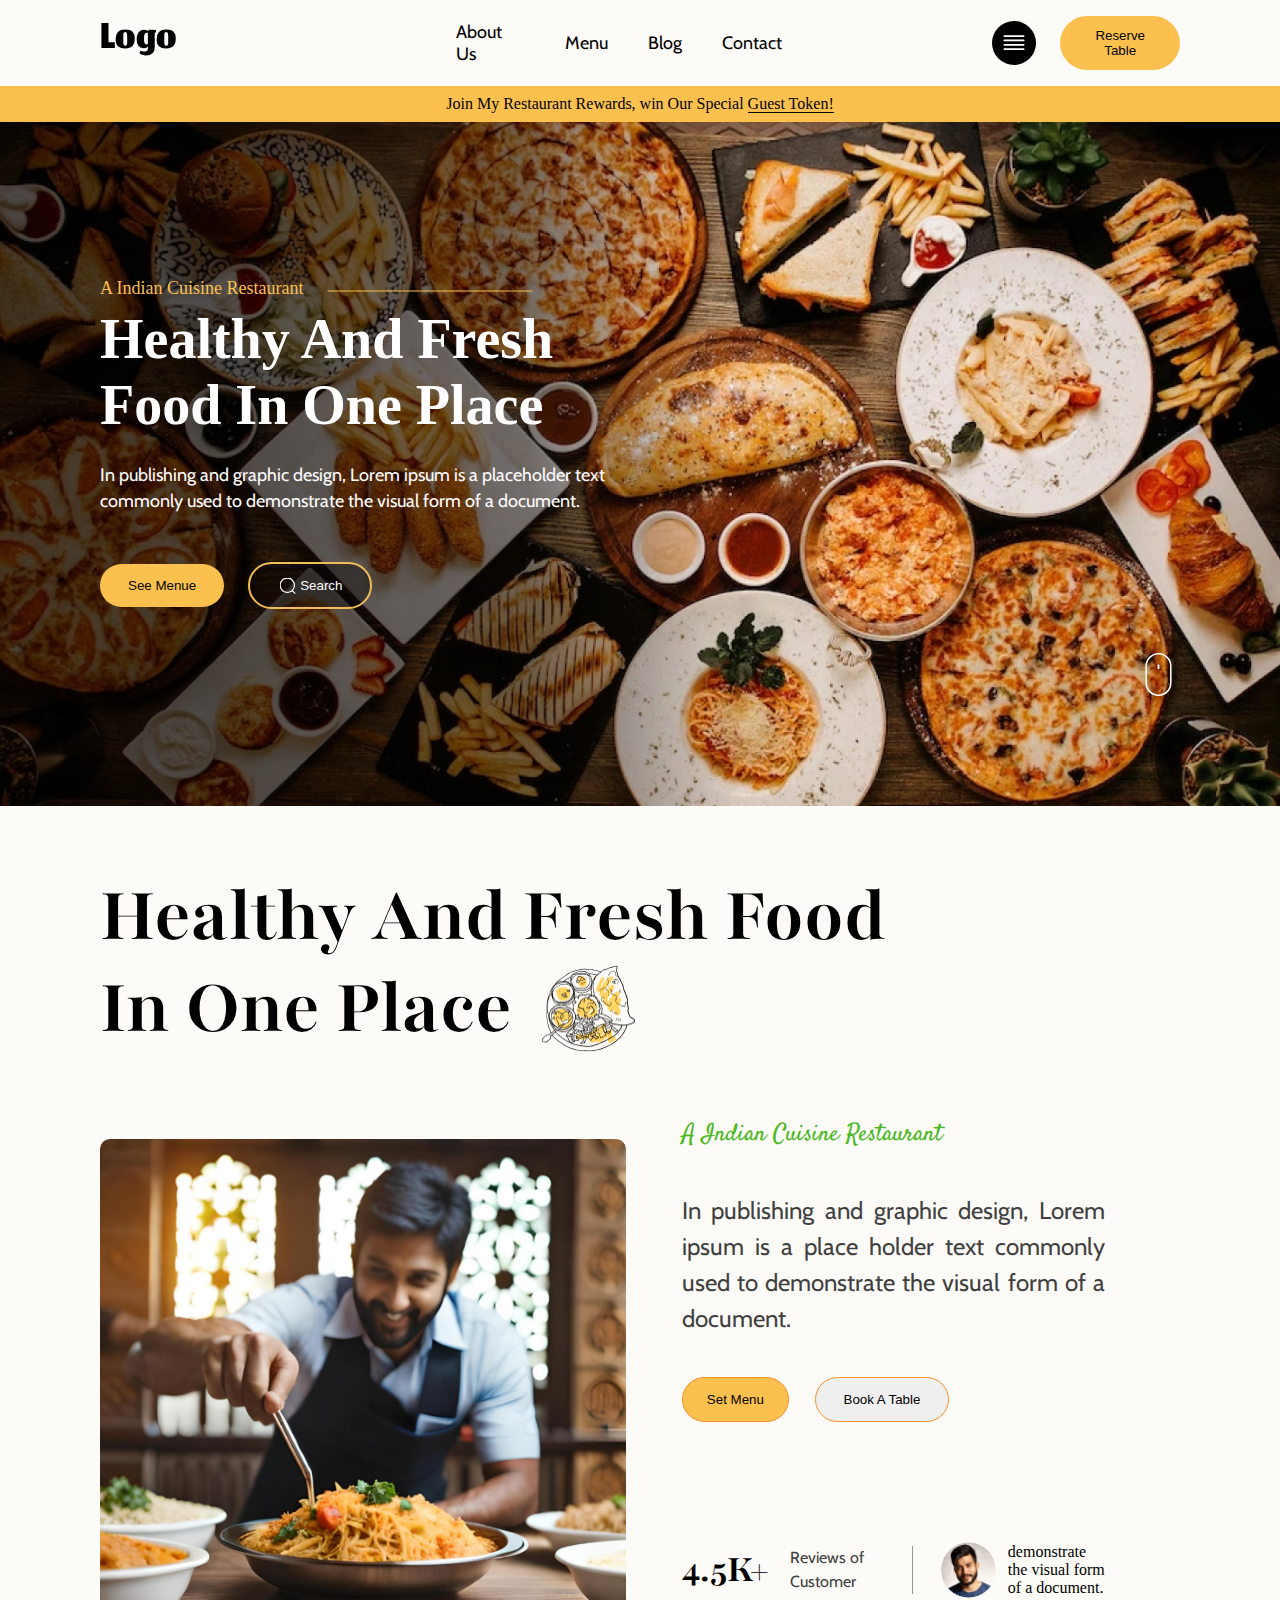
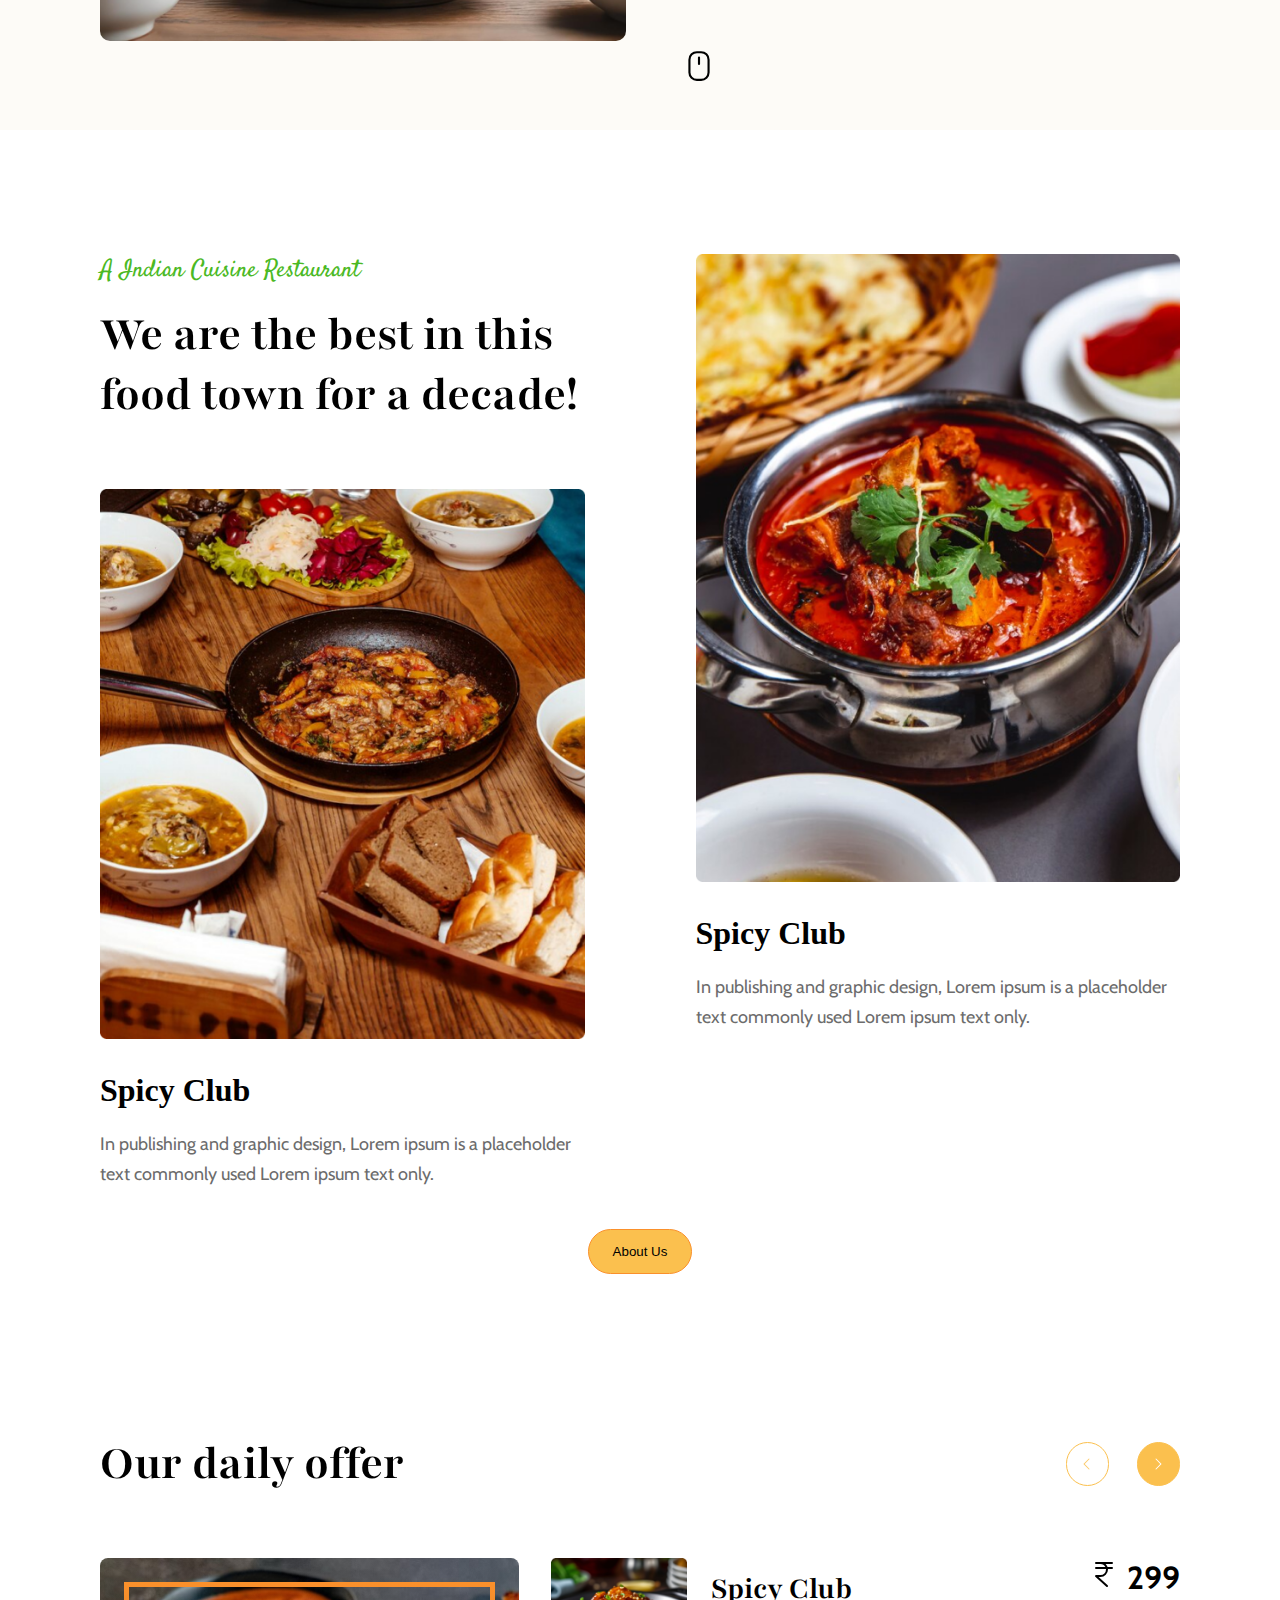
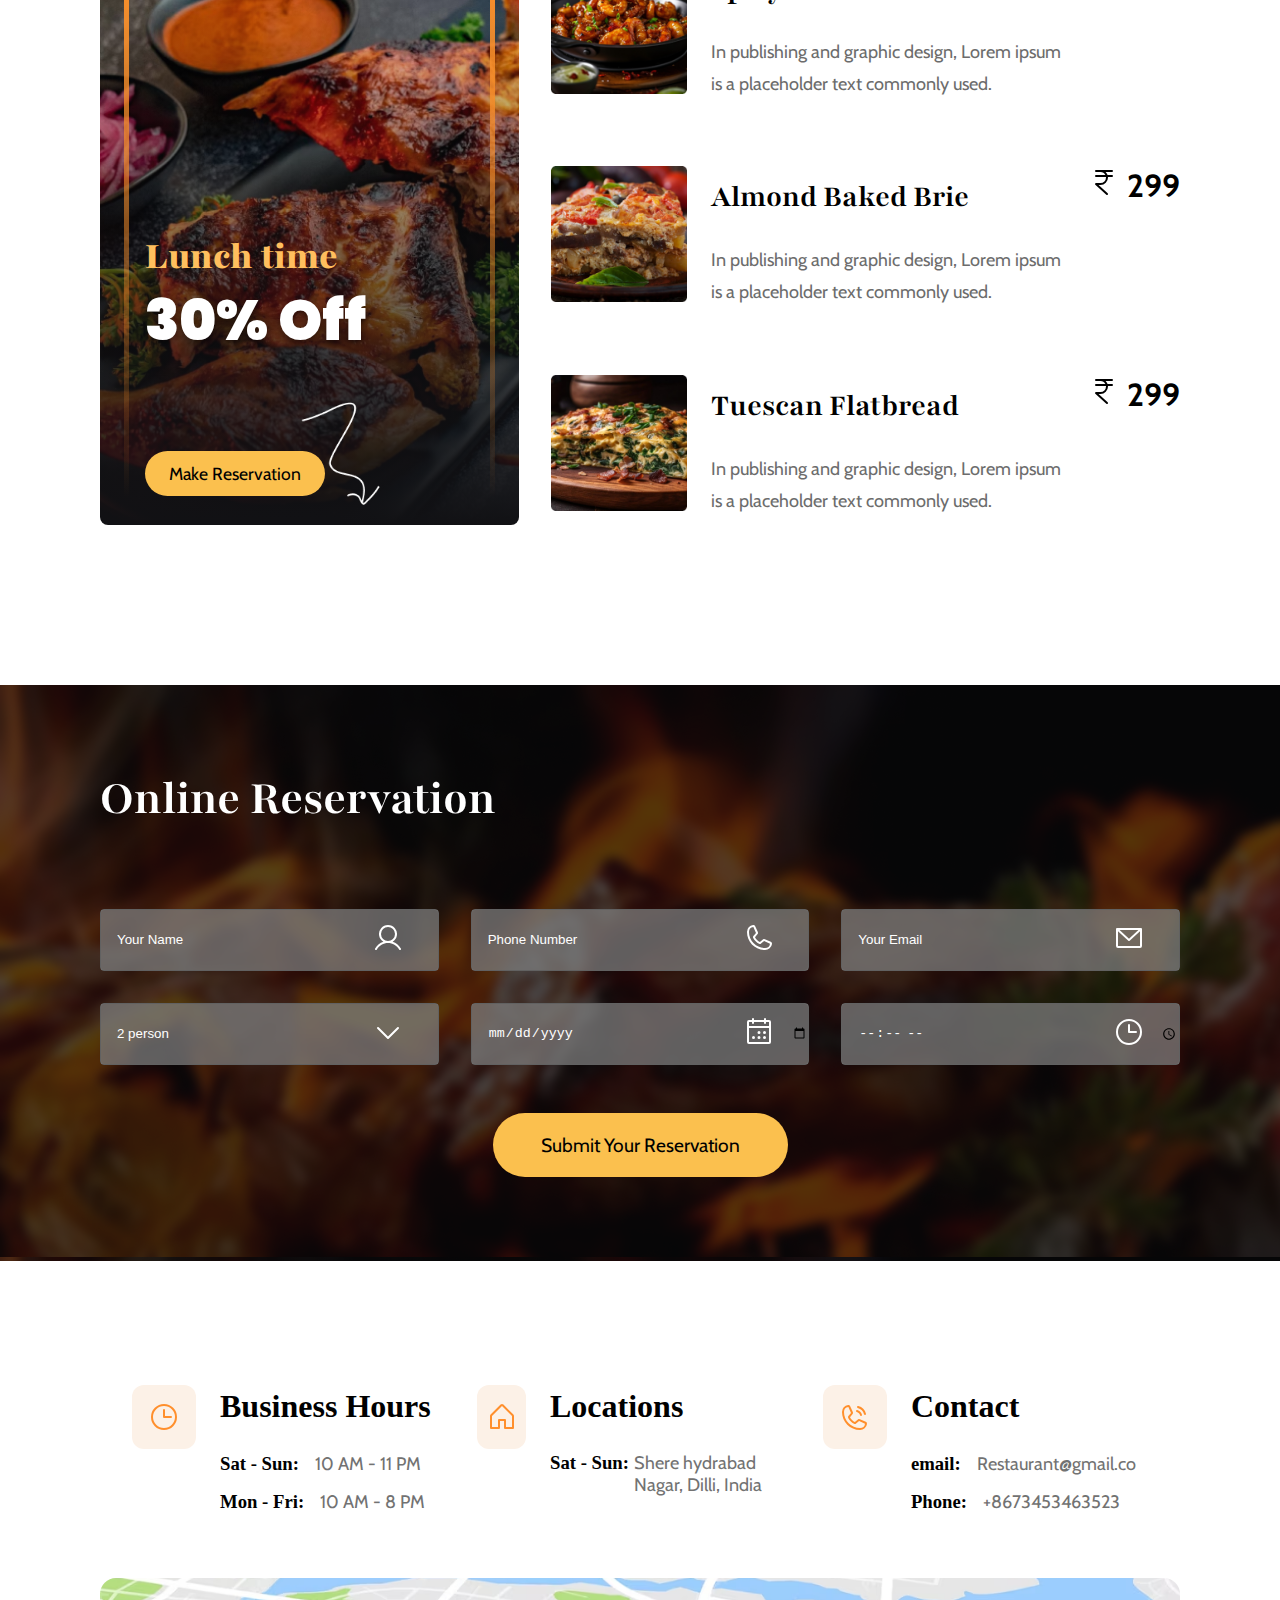
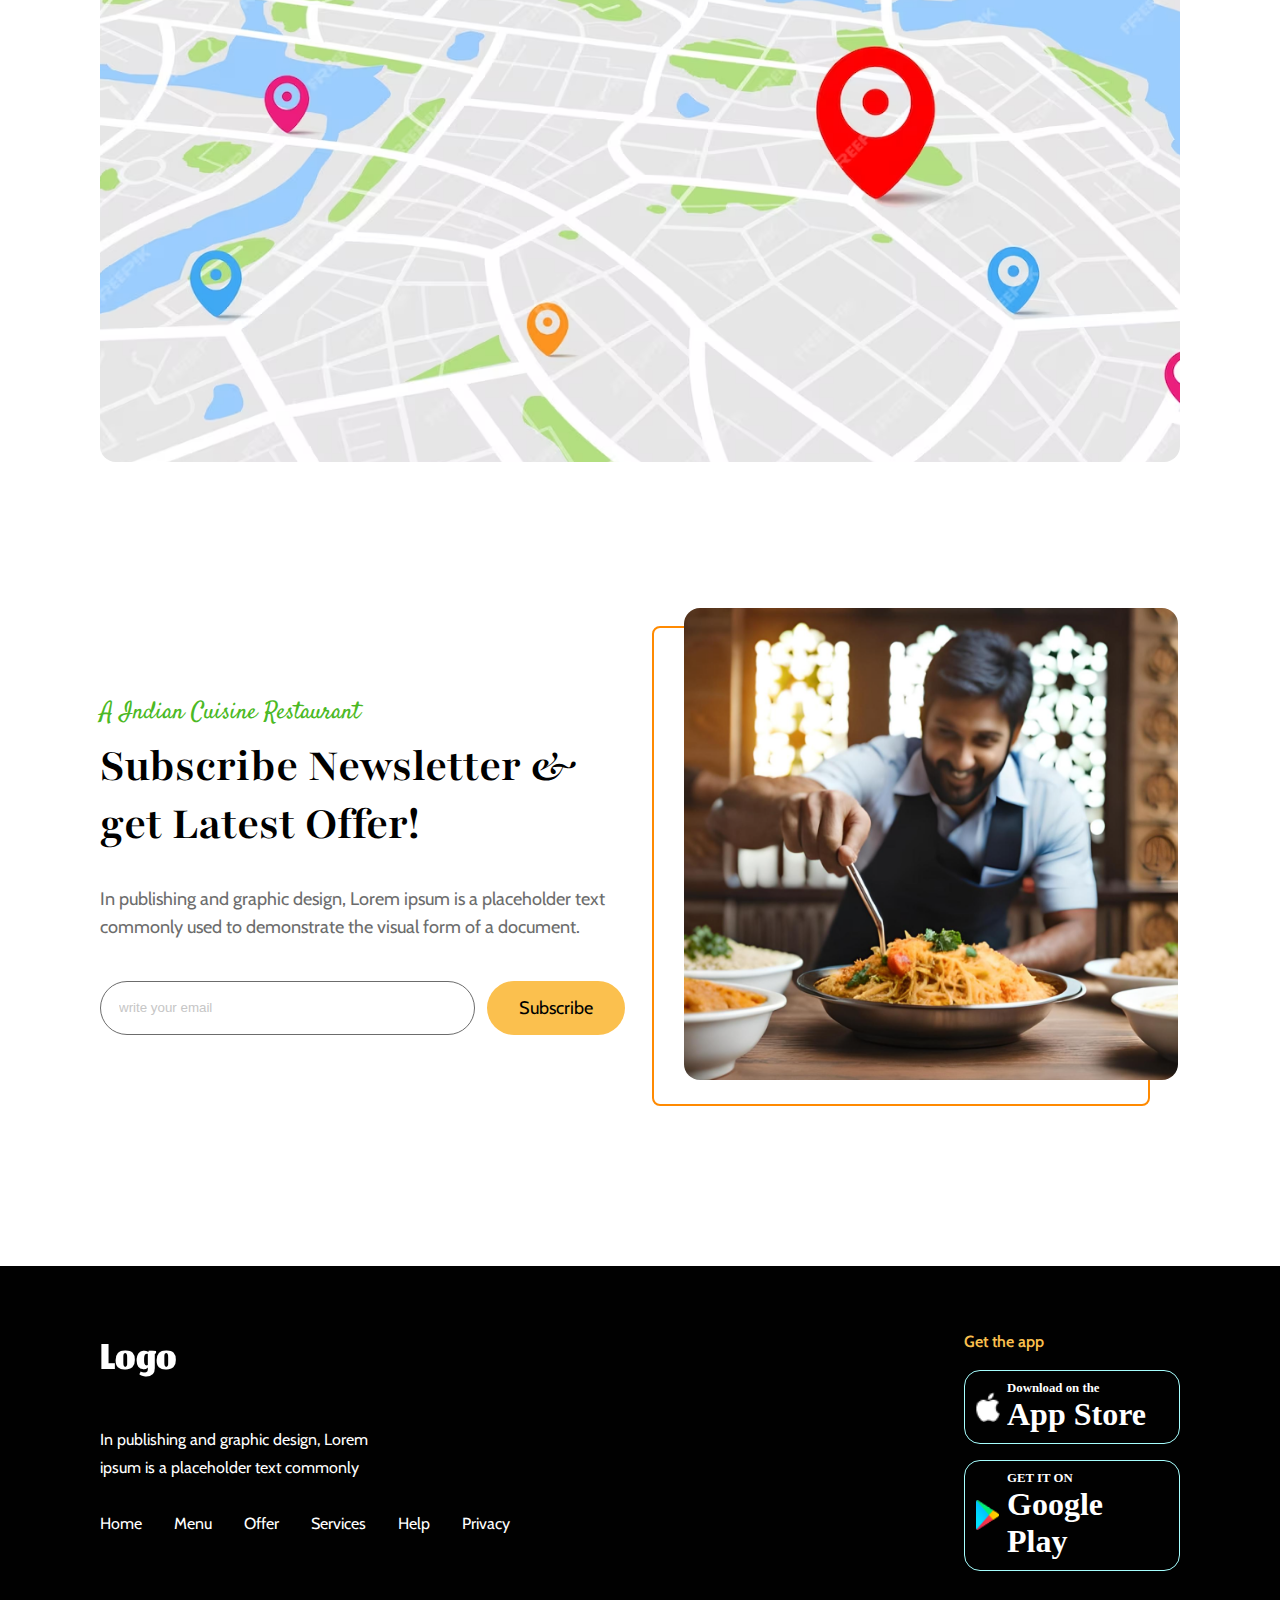
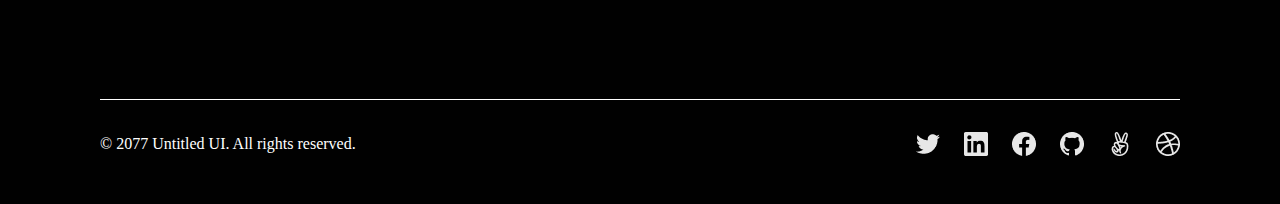
<file: index.html>
<!DOCTYPE html>
<html lang="en" data-theme="light">

<head>
    <meta charset="UTF-8">
    <meta name="viewport" content="width=device-width, initial-scale=1.0">
    <title>Resturant Website</title>
    <link rel="stylesheet" href="./Styles/style.css">
    <!-- jomuhira font -->
    <link rel="preconnect" href="https://fonts.googleapis.com">
    <link rel="preconnect" href="https://fonts.gstatic.com" crossorigin>
    <link href="https://fonts.googleapis.com/css2?family=Jomhuria&display=swap" rel="stylesheet">
    <!-- cabin font -->
    <link rel="preconnect" href="https://fonts.googleapis.com">
    <link rel="preconnect" href="https://fonts.gstatic.com" crossorigin>
    <link
        href="https://fonts.googleapis.com/css2?family=Cabin:ital,wght@0,400..700;1,400..700&family=Jomhuria&display=swap"
        rel="stylesheet">
    <!-- playFair font -->
    <link rel="preconnect" href="https://fonts.googleapis.com">
    <link rel="preconnect" href="https://fonts.gstatic.com" crossorigin>
    <link
        href="https://fonts.googleapis.com/css2?family=Cabin:ital,wght@0,400..700;1,400..700&family=Jomhuria&family=Playfair:ital,opsz,wght@0,5..1200,300..900;1,5..1200,300..900&display=swap"
        rel="stylesheet">
    <!-- satisfy font -->
    <link rel="preconnect" href="https://fonts.googleapis.com">
    <link rel="preconnect" href="https://fonts.gstatic.com" crossorigin>
    <link
        href="https://fonts.googleapis.com/css2?family=Cabin:ital,wght@0,400..700;1,400..700&family=Jomhuria&family=Playfair:ital,opsz,wght@0,5..1200,300..900;1,5..1200,300..900&family=Satisfy&display=swap"
        rel="stylesheet">
    <!-- poppins -->
    <link rel="preconnect" href="https://fonts.googleapis.com">
    <link rel="preconnect" href="https://fonts.gstatic.com" crossorigin>
    <link
        href="https://fonts.googleapis.com/css2?family=Cabin:ital,wght@0,400..700;1,400..700&family=Jomhuria&family=Playfair:ital,opsz,wght@0,5..1200,300..900;1,5..1200,300..900&family=Poppins:ital,wght@0,100;0,200;0,300;0,400;0,500;0,600;0,700;0,800;0,900;1,100;1,200;1,300;1,400;1,500;1,600;1,700;1,800;1,900&family=Satisfy&display=swap"
        rel="stylesheet">

</head>

<body>
    <header class="header-wrapper container">
        <!-- navigation bar added -->
        <nav class=" navigation flex item-center">
            <!-- list iteam -->
            <div class="left-side flex justify-between">
                <p class="logo font-jomhuria">Logo</p>
                <ul class="list-item font-cabin flex item-center">
                  <a href="./aboutUs.html">  <li class="li-style">About Us</li></a>
                    <a href="./menu.html"><li class="li-style">Menu</li></a>
                    <a href=""><li class="li-style">Blog</li></a>
                  <a href="./contact.html">  <li class="li-style">Contact</li></a>

                </ul>
            </div>
            <!-- last item -->
            <div class="last-item flex item-center">
                <div class=""><svg class="svg-dib flex item-center" xmlns="http://www.w3.org/2000/svg" width="22" height="22" fill="#fff"
                        viewBox="0 0 256 256">
                        <path
                            d="M32,64a8,8,0,0,1,8-8H216a8,8,0,0,1,0,16H40A8,8,0,0,1,32,64ZM216,96H40a8,8,0,0,0,0,16H216a8,8,0,0,0,0-16Zm0,40H40a8,8,0,0,0,0,16H216a8,8,0,0,0,0-16Zm0,40H40a8,8,0,0,0,0,16H216a8,8,0,0,0,0-16Z">
                        </path>
                    </svg>
                <img class="svgDiv" src="./img/mobile-nav.svg" alt="">
                </div>
                <button class="reverse-btn flex justify-center item-center">Reserve Table</button>
            </div>
        </nav>
    </header>
    <main>

        <section class="header-wrapper">
            <div class="paragraph flex justify-center item-center">
                <p>Join My Restaurant Rewards, win Our Special <span class="guest">Guest Token!</span></p>
            </div>
        </section>
        <!-- cover section start -->
         <section class="cover-wrapper ">
         
            <div class="container cover-wrapper-inner "> 
              
                 <div class="heading-wrapper flex item-center">
                    <h2 class="cover-h2">A Indian Cuisine Restaurant</h2>
                    <img  class="cover-img" src="./img/banner/vactorline.svg" alt="">
                 </div>
                 <h1 class="cover-h1"> Healthy And Fresh Food In One Place</h1>
               <p class="cover-p">In publishing and graphic design, Lorem ipsum is a placeholder text commonly used to demonstrate the visual form of a document.</p>
               <div class="flex button-wrapper item-center">
                <button class=" set-btna"><span class="search">See Menue</span></button>
                <button class="set-btnb"><span class="search flex item-center "><img class="" src="./img/banner/Search.svg" alt="">Search</span></button>
               </div>
              
            </div>
            <div class="relative mouse">
                <img class="mouse-img" src="./img/banner/mouse.svg" alt="">
            </div> 
         </section>
         <!-- cover section end -->
        <!-- healthy section html start -->
        <section class="healthy-section header-wrapper">
            <div class="container">
                <div class="healthy-section-wrapper ">
                    <h1 class="font-playFare healthy-section-header">Healthy And Fresh Food  <span
                            class="food-span flex item-center">In One Place <img class="healthy-img" src="./img/Group 27.png" alt="pizza"
                                srcset=""></span></h1>

                </div>
                <!-- img section -->
                <div class="img-section-wrapper flex justify-between item-center">
                    <!-- left side div -->
                    <div class="img-section-img-container">
                        <img class="img-section-img" src="./img/hero.png" alt="">
                    </div>
                    <!-- right side div -->
                    <div class="right-side-wrapper">
                        <div class="right-side-content-wrapper flex">
                            <p class="cuisine">A Indian Cuisine Restaurant</p>
                            <p class="publishing">In publishing and graphic design, Lorem ipsum is a place holder text
                                commonly used to demonstrate the visual form of a document.</p>
                            <div class="button-div flex">
                                <button class="set-btn">Set Menu</button>
                                <button class="book-btn">Book A Table</button>
                            </div>
                            <div class="review-container-wrapper flex justify-between item-center">
                                <div class="review-wrapper flex justify-between">
                                    <p class="total-review">4.5K+</p>
                                    <p class="review-text">Reviews 
                                        of Customer <span class="border"></span></p>
                                </div>

                                <div class="elipsis-wrapper flex justify-between item-center">
                                    <img class="hero-elipsis" src="./img/heroElipsis.png" alt="">
                                    <p class="elipsis-text">demonstrate the visual form of a document.</p>
                                </div>
                            </div>
                            <div class="svg-div">
                                <svg xmlns="http://www.w3.org/2000/svg" width="34" height="56" fill="#000000"
                                    viewBox="0 0 256 256">
                                    <path
                                        d="M144,16H112A64.07,64.07,0,0,0,48,80v96a64.07,64.07,0,0,0,64,64h32a64.07,64.07,0,0,0,64-64V80A64.07,64.07,0,0,0,144,16Zm48,160a48.05,48.05,0,0,1-48,48H112a48.05,48.05,0,0,1-48-48V80a48.05,48.05,0,0,1,48-48h32a48.05,48.05,0,0,1,48,48ZM136,64v48a8,8,0,0,1-16,0V64a8,8,0,0,1,16,0Z">
                                    </path>
                                </svg>
                            </div>
                        </div>
                    </div>
                </div>
            </div>
        </section>
        <!-- healthy section css end -->
        <!-- best food section -->
        <section class=" container">
            <div class="best-food-section flex justify-between">
                <div class="best-left">
                    <h1 class="cuisine cuisinea">A Indian Cuisine Restaurant</h1>
                    <p class="food-text">We are the best in this food town for a decade!</p>
                    <div>
                        <img src="./img/Frame 163.png" alt="" srcset="">
                    </div>
                    <div class="spicy">
                        <h2 class="spicy-h2">Spicy Club</h2>
                        <p class="spicy-p">In publishing and graphic design, Lorem ipsum is a placeholder text commonly
                            used Lorem ipsum text only.</p>
                    </div>
                </div>
                <div class="best-right">
                    <img src="./img/Frame 163 (1).png" alt="" srcset="">
                    <div class="spicy">
                        <h2 class="spicy-h2">Spicy Club</h2>
                        <p class="spicy-p"> In publishing and graphic design, Lorem ipsum is a placeholder text commonly
                            used Lorem ipsum text only.</p>
                    </div>
                </div>

            </div>
            <div class="about-btn flex justify-center item-center">
                <button class="set-btn">About Us</button>
            </div>

        </section>
        <!-- slider section -->
        <section class=" slider-section">
            <!-- first section -->
            <div class="container offer-wrapper flex justify-between item-center">
                <h2 class="offer">Our daily offer</h2>
                <div class="svg-diva flex justify-between item-center">
                    <div class="right flex justify-center item-center">
                        <svg xmlns="http://www.w3.org/2000/svg" width="16" height="16" fill="#fbc04ed9"
                            viewBox="0 0 256 256">
                            <path
                                d="M165.66,202.34a8,8,0,0,1-11.32,11.32l-80-80a8,8,0,0,1,0-11.32l80-80a8,8,0,0,1,11.32,11.32L91.31,128Z">
                            </path>
                        </svg>
                    </div>
                    <div class="left flex justify-center item-center">
                        <svg xmlns="http://www.w3.org/2000/svg" width="16" height="16" fill="#fff"
                            viewBox="0 0 256 256">
                            <path
                                d="M181.66,133.66l-80,80a8,8,0,0,1-11.32-11.32L164.69,128,90.34,53.66a8,8,0,0,1,11.32-11.32l80,80A8,8,0,0,1,181.66,133.66Z">
                            </path>
                        </svg>
                    </div>
                </div>

            </div>
            <!-- lower section -->
            <div class="lower-img-section container flex justify-between">
                <!-- left side  -->
                <div class="left-side-img">
                    <div class="left-side-innerdiv">
                        <div class="left-side-content">
                            <div class="lunch-content">
                                <h2 class="lunch-time">Lunch time</h2>
                                <h2 class="off">30% Off</h2>
                            </div>
                            <button class="reservation">Make Reservation</button>
                            <div class="arrow"><img src="./img/Group.png" alt="" srcset=""></div>
                        </div>
                    </div>
                </div>
                <!-- right side  -->
                <div class="right-side-img flex justify-between">
                    <!-- first div -->
                    <div class="first-div flex justify-between">
                        <div><img src="./img/Frame 109.png" alt="" srcset=""></div>
                        <!-- img inner content -->
                        <div class="text-div">
                            <h2 class="spicy-club">Spicy Club</h2>
                            <p class="spicy-club-text">In publishing and graphic design, Lorem ipsum is a placeholder
                                text commonly used.</p>
                        </div>
                        <div>
                            <div class="dollar flex justify-between">
                                <span><svg class="rupe-svg" xmlns="http://www.w3.org/2000/svg" width="32" height="32" fill="#000000"
                                        viewBox="0 0 256 256">
                                        <path
                                            d="M208,80a8,8,0,0,1-8,8H167.85c.09,1.32.15,2.65.15,4a60.07,60.07,0,0,1-60,60H92.69l72.69,66.08a8,8,0,1,1-10.76,11.84l-88-80A8,8,0,0,1,72,136h36a44.05,44.05,0,0,0,44-44c0-1.35-.07-2.68-.19-4H72a8,8,0,0,1,0-16h75.17A44,44,0,0,0,108,48H72a8,8,0,0,1,0-16H200a8,8,0,0,1,0,16H148.74a60.13,60.13,0,0,1,15.82,24H200A8,8,0,0,1,208,80Z">
                                        </path>
                                    </svg></span>
                                <span>299</span>
                            </div>
                        </div>
                    </div>
                    <!-- second div -->
                    <div class="first-div flex justify-between">
                        <div><img src="./img/Frame 109 (2).png" alt="" srcset=""></div>
                        <!-- img inner content -->
                        <div class="text-div">
                            <h2 class="spicy-club">Almond Baked Brie</h2>
                            <p class="spicy-club-text">In publishing and graphic design, Lorem ipsum is a placeholder
                                text commonly used.</p>
                        </div>
                        <div>
                            <div class="dollar flex justify-between">
                                <span><svg class="rupe-svg" xmlns="http://www.w3.org/2000/svg" width="32" height="32" fill="#000000"
                                        viewBox="0 0 256 256">
                                        <path
                                            d="M208,80a8,8,0,0,1-8,8H167.85c.09,1.32.15,2.65.15,4a60.07,60.07,0,0,1-60,60H92.69l72.69,66.08a8,8,0,1,1-10.76,11.84l-88-80A8,8,0,0,1,72,136h36a44.05,44.05,0,0,0,44-44c0-1.35-.07-2.68-.19-4H72a8,8,0,0,1,0-16h75.17A44,44,0,0,0,108,48H72a8,8,0,0,1,0-16H200a8,8,0,0,1,0,16H148.74a60.13,60.13,0,0,1,15.82,24H200A8,8,0,0,1,208,80Z">
                                        </path>
                                    </svg></span>
                                <span>299</span>
                            </div>
                        </div>
                    </div>
                    <!-- third div -->
                    <div class="first-div flex justify-between">
                        <div><img src="./img/Frame 109 (1).png" alt="" srcset=""></div>
                        <!-- img inner content -->
                        <div class="text-div">
                            <h2 class="spicy-club">Tuescan Flatbread</h2>
                            <p class="spicy-club-text">In publishing and graphic design, Lorem ipsum is a placeholder
                                text commonly used.</p>
                        </div>
                        <div>
                            <div class="dollar flex justify-between">
                                <span><svg class="rupe-svg" xmlns="http://www.w3.org/2000/svg" width="32" height="32" fill="#000000"
                                        viewBox="0 0 256 256">
                                        <path
                                            d="M208,80a8,8,0,0,1-8,8H167.85c.09,1.32.15,2.65.15,4a60.07,60.07,0,0,1-60,60H92.69l72.69,66.08a8,8,0,1,1-10.76,11.84l-88-80A8,8,0,0,1,72,136h36a44.05,44.05,0,0,0,44-44c0-1.35-.07-2.68-.19-4H72a8,8,0,0,1,0-16h75.17A44,44,0,0,0,108,48H72a8,8,0,0,1,0-16H200a8,8,0,0,1,0,16H148.74a60.13,60.13,0,0,1,15.82,24H200A8,8,0,0,1,208,80Z">
                                        </path>
                                    </svg></span>
                                <span>299</span>
                            </div>
                        </div>
                    </div>
                </div>
            </div>
        </section>
        <!-- reservation section -->
        <section class="online-reservation">
            <div class="online-reservation-content container">
                <h1 class="online">Online Reservation</h1>
                <!-- input field  -->
                <div class="input-parent">
                    <!-- input name -->
                    <div class="maindiv">
                        <input placeholder="Your Name "type="text" class="inputa" name="" id="">
                        <svg class="input-img" xmlns="http://www.w3.org/2000/svg" width="32" height="32" fill="#fff" viewBox="0 0 256 256"><path d="M230.92,212c-15.23-26.33-38.7-45.21-66.09-54.16a72,72,0,1,0-73.66,0C63.78,166.78,40.31,185.66,25.08,212a8,8,0,1,0,13.85,8c18.84-32.56,52.14-52,89.07-52s70.23,19.44,89.07,52a8,8,0,1,0,13.85-8ZM72,96a56,56,0,1,1,56,56A56.06,56.06,0,0,1,72,96Z"></path></svg>
                    </div>
                    <div class="maindiv">
                        <input placeholder="Phone Number "type="number" class="inputa" name="" id="">
                        <svg class="input-img" xmlns="http://www.w3.org/2000/svg" width="32" height="32" fill="#fff" viewBox="0 0 256 256"><path d="M222.37,158.46l-47.11-21.11-.13-.06a16,16,0,0,0-15.17,1.4,8.12,8.12,0,0,0-.75.56L134.87,160c-15.42-7.49-31.34-23.29-38.83-38.51l20.78-24.71c.2-.25.39-.5.57-.77a16,16,0,0,0,1.32-15.06l0-.12L97.54,33.64a16,16,0,0,0-16.62-9.52A56.26,56.26,0,0,0,32,80c0,79.4,64.6,144,144,144a56.26,56.26,0,0,0,55.88-48.92A16,16,0,0,0,222.37,158.46ZM176,208A128.14,128.14,0,0,1,48,80,40.2,40.2,0,0,1,82.87,40a.61.61,0,0,0,0,.12l21,47L83.2,111.86a6.13,6.13,0,0,0-.57.77,16,16,0,0,0-1,15.7c9.06,18.53,27.73,37.06,46.46,46.11a16,16,0,0,0,15.75-1.14,8.44,8.44,0,0,0,.74-.56L168.89,152l47,21.05h0s.08,0,.11,0A40.21,40.21,0,0,1,176,208Z"></path></svg>
                    </div>
                    <div class="maindiv">
                        <input placeholder="Your Email"type="email" class="inputa" name="" id="">
                        <svg class="input-img" xmlns="http://www.w3.org/2000/svg" width="32" height="32" fill="#fff" viewBox="0 0 256 256"><path d="M224,48H32a8,8,0,0,0-8,8V192a16,16,0,0,0,16,16H216a16,16,0,0,0,16-16V56A8,8,0,0,0,224,48ZM203.43,64,128,133.15,52.57,64ZM216,192H40V74.19l82.59,75.71a8,8,0,0,0,10.82,0L216,74.19V192Z"></path></svg>
                    </div>
                    <div class="maindiv">
                        <input placeholder="2 person "type="text" class="inputa" name="" id="">
                        <svg class="input-img" xmlns="http://www.w3.org/2000/svg" width="32" height="32" fill="#fff" viewBox="0 0 256 256"><path d="M213.66,101.66l-80,80a8,8,0,0,1-11.32,0l-80-80A8,8,0,0,1,53.66,90.34L128,164.69l74.34-74.35a8,8,0,0,1,11.32,11.32Z"></path></svg>
                    </div>
                    <div class="maindiv">
                        <input placeholder="dd/mm/yy "type="date" class="inputa" name="" id="">
                        <svg class="input-img" xmlns="http://www.w3.org/2000/svg" width="32" height="32" fill="#fff" viewBox="0 0 256 256"><path d="M208,32H184V24a8,8,0,0,0-16,0v8H88V24a8,8,0,0,0-16,0v8H48A16,16,0,0,0,32,48V208a16,16,0,0,0,16,16H208a16,16,0,0,0,16-16V48A16,16,0,0,0,208,32ZM72,48v8a8,8,0,0,0,16,0V48h80v8a8,8,0,0,0,16,0V48h24V80H48V48ZM208,208H48V96H208V208Zm-68-76a12,12,0,1,1-12-12A12,12,0,0,1,140,132Zm44,0a12,12,0,1,1-12-12A12,12,0,0,1,184,132ZM96,172a12,12,0,1,1-12-12A12,12,0,0,1,96,172Zm44,0a12,12,0,1,1-12-12A12,12,0,0,1,140,172Zm44,0a12,12,0,1,1-12-12A12,12,0,0,1,184,172Z"></path></svg>
                    </div>
                    <div class="maindiv">
                        <input placeholder="7pm :10pm" type="time" class="inputa" name="" id="">
                        <svg class="input-img" xmlns="http://www.w3.org/2000/svg" width="32" height="32" fill="#fff" viewBox="0 0 256 256"><path d="M128,24A104,104,0,1,0,232,128,104.11,104.11,0,0,0,128,24Zm0,192a88,88,0,1,1,88-88A88.1,88.1,0,0,1,128,216Zm64-88a8,8,0,0,1-8,8H128a8,8,0,0,1-8-8V72a8,8,0,0,1,16,0v48h48A8,8,0,0,1,192,128Z"></path></svg>
                    </div>
                </div>
                <!-- button -->
                <div class="submit-reservation-parent flex justify-center item-center">
                    <button class="submit-reservation">Submit Your Reservation</button>
                </div>
            </div>
        </section>
        <!-- location section -->
        <section class="location ">
            <!-- location upper div -->
            <div class="location-upper flex justify-between container flex justify-between">
                <div class="location-inner-parent flex">
                    <span class="clock flex justify-center item-center"><svg xmlns="http://www.w3.org/2000/svg" width="32" height="32" fill="#FF8F2C"
                            viewBox="0 0 256 256">
                            <path
                                d="M128,24A104,104,0,1,0,232,128,104.11,104.11,0,0,0,128,24Zm0,192a88,88,0,1,1,88-88A88.1,88.1,0,0,1,128,216Zm64-88a8,8,0,0,1-8,8H128a8,8,0,0,1-8-8V72a8,8,0,0,1,16,0v48h48A8,8,0,0,1,192,128Z">
                            </path>
                        </svg></span>
                    <div>
                        <h2 class="innerText">Business Hours</h2>
                        <div class="time flex item-center">
                            <h3>Sat - Sun:</h3>
                            <p class="time-h3">10 AM - 11 PM</p>
                        </div>
                        <div class="time flex item-center">
                            <h3 class="">Mon - Fri:</h3>
                            <p class="time-h3">10 AM - 8 PM</p>
                        </div>
                    </div>
                </div>
                <div class="location-inner-parent flex">
                    <span class="clock flex justify-center item-center"><svg xmlns="http://www.w3.org/2000/svg" width="32" height="32" fill="#FF8F2C"
                            viewBox="0 0 256 256">
                            <path
                                d="M219.31,108.68l-80-80a16,16,0,0,0-22.62,0l-80,80A15.87,15.87,0,0,0,32,120v96a8,8,0,0,0,8,8h64a8,8,0,0,0,8-8V160h32v56a8,8,0,0,0,8,8h64a8,8,0,0,0,8-8V120A15.87,15.87,0,0,0,219.31,108.68ZM208,208H160V152a8,8,0,0,0-8-8H104a8,8,0,0,0-8,8v56H48V120l80-80,80,80Z">
                            </path>
                        </svg></span>
                    <div class="location-special">
                        <h2 class="innerText">Locations</h2>
                        <div class="time-2 flex">
                            <h3 class="time-2-h3">Sat - Sun:</h3>
                            <p class="time-2-p">Shere hydrabad Nagar, Dilli, India</p>
                        </div>


                    </div>
                </div>
                <div class="location-inner-parent flex">
                    <span class="clock flex justify-center item-center"><svg xmlns="http://www.w3.org/2000/svg" width="32" height="32" fill="#FF8F2C"
                            viewBox="0 0 256 256">
                            <path
                                d="M144.27,45.93a8,8,0,0,1,9.8-5.66,86.22,86.22,0,0,1,61.66,61.66,8,8,0,0,1-5.66,9.8A8.23,8.23,0,0,1,208,112a8,8,0,0,1-7.73-5.94,70.35,70.35,0,0,0-50.33-50.33A8,8,0,0,1,144.27,45.93Zm-2.33,41.8c13.79,3.68,22.65,12.54,26.33,26.33A8,8,0,0,0,176,120a8.23,8.23,0,0,0,2.07-.27,8,8,0,0,0,5.66-9.8c-5.12-19.16-18.5-32.54-37.66-37.66a8,8,0,1,0-4.13,15.46Zm81.94,95.35A56.26,56.26,0,0,1,168,232C88.6,232,24,167.4,24,88A56.26,56.26,0,0,1,72.92,32.12a16,16,0,0,1,16.62,9.52l21.12,47.15,0,.12A16,16,0,0,1,109.39,104c-.18.27-.37.52-.57.77L88,129.45c7.49,15.22,23.41,31,38.83,38.51l24.34-20.71a8.12,8.12,0,0,1,.75-.56,16,16,0,0,1,15.17-1.4l.13.06,47.11,21.11A16,16,0,0,1,223.88,183.08Zm-15.88-2s-.07,0-.11,0h0l-47-21.05-24.35,20.71a8.44,8.44,0,0,1-.74.56,16,16,0,0,1-15.75,1.14c-18.73-9.05-37.4-27.58-46.46-46.11a16,16,0,0,1,1-15.7,6.13,6.13,0,0,1,.57-.77L96,95.15l-21-47a.61.61,0,0,1,0-.12A40.2,40.2,0,0,0,40,88,128.14,128.14,0,0,0,168,216,40.21,40.21,0,0,0,208,181.07Z">
                            </path>
                        </svg></span>
                    <div class="location-special-a">
                        <h2 class="innerText">Contact</h2>
                        <div class="time flex item-center">
                            <h3>email:</h3>
                            <p class="time-h3">Restaurant@gmail.co</p>
                        </div>
                        <div class="time flex item-center">
                            <h3 class="">Phone:</h3>
                            <p class="time-h3">+8673453463523</p>
                        </div>
                    </div>
                </div>
            </div>
            <!-- location img div -->
            <div class="container img-location">
                <img class="img-location-real" src="./img/image 40.png" alt="" srcset="">
            </div>
        </section>
        <!-- newsletter section  -->
        <section class="newsletter container">
            <!-- newsletter left side -->
            <div class="newsletter-parent flex justify-between item-center">
                <div class="newsletter-left">
                    <h2 class="cuisine">A Indian Cuisine Restaurant</h2>
                    <p class="newsletter-text">Subscribe Newsletter <span class="and">&</span> get Latest Offer!</p>
                    <p class="newsletter-p">In publishing and graphic design, Lorem ipsum is a placeholder text commonly
                        used to demonstrate the visual form of a document.</p>
                    <!-- subscribe  -->
                    <div class="subscribe-parent flex">
                        <div class="subscripe-input">
                            <input class="inputplaceholder"  type="text" placeholder="write your email" name="" id="">
                        </div>
                        <button class="subscribe-btn">Subscribe</button>
                    </div>
                </div>
                <!-- newsletter right side -->
                <div class="newsletter-right">
                  <div class="img-main">
                    <img class="newsletter-right-img" src="./img/hero.png" alt="">
                  </div>
                </div>
            </div>

        </section>
    </main>
    <!-- footer -->
    <footer class="footer">
        <!-- footer content -->
        <div class="container main-footer-content flex justify-between">
            <!-- footer left -->
            <div class="footer-left">
                <h2 class="logoa">Logo</h2>
                <p class="footer-p">In publishing and graphic design, Lorem <br> ipsum is a placeholder text commonly
                </p>
                <div class="footer-ul">
                    <div class="footer-ul-parent flex">
                        <p>Home</p>
                        <p>Menu</p>
                        <p>Offer</p>
                        <p>Services</p>
                        <p>Help</p>
                        <p>Privacy</p>

                    </div>
                </div>
            </div>
            <!-- foother right -->
            <div class="footer-right">
                 <h2 class="get">Get the app</h2>
                 <!-- apple -->
                  <div class="apple-parent flex item-center">
                    <div class="apple flex">
                        <img class="apple flex" src="./img/Apple logo.png" alt="">
                    </div>
                    <div>
                        <p class="download">Download on the </p>
                        <p class="appstore">App Store</p>
                    </div>
                  </div>
                   <!-- google -->
                   <div class="apple-parent flex item-center">
                    <div class="apple flex">
                        <img class="apple flex" src="./img/Google Play logo.png" alt="">
                    </div>
                    <div>
                        <p class="download">GET IT ON </p>
                        <p class="appstore">Google Play</p>
                    </div>
                  </div>
            </div>
        </div>
        <!-- last  -->
         <div class="container last">
            <div class="hr">
              <p class="hr-p">© 2077 Untitled UI. All rights reserved.</p>
              <div class="vactor-container">
                <img class="vector" src="./img/Vector (1).png" alt="">
                <img class="vector" src="./img/Group copy.png" alt="">
                <img class="vector" src="./img/Social icon.png" alt="">
                <img class="vector" src="./img/Social icon (1).png" alt="">
                <img class="vector" src="./img/Social icon (2).png" alt="">
                <img class="vector" src="./img/Social icon (3).png" alt="">
              </div>
            </div>
         </div>
    </footer>
  
</body>
<script src="./js/script.js"></script>
</html>
</file>
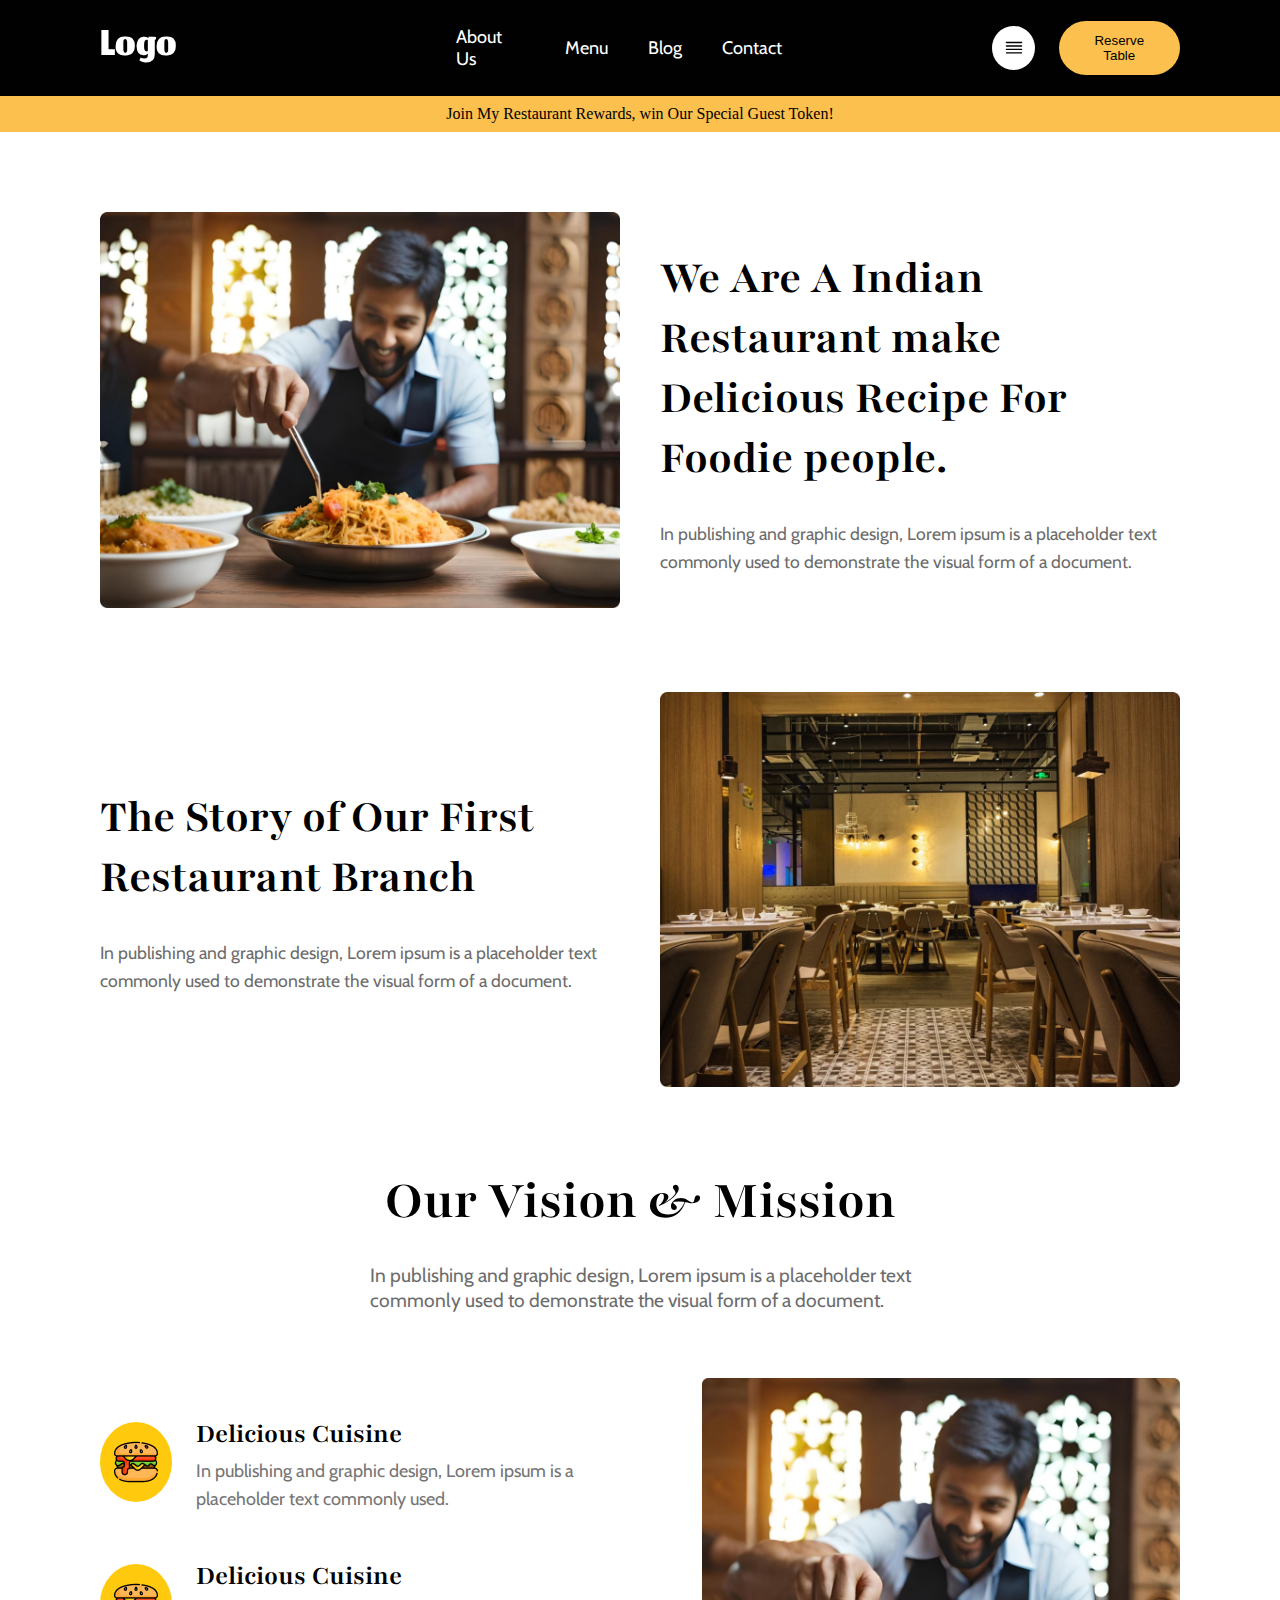
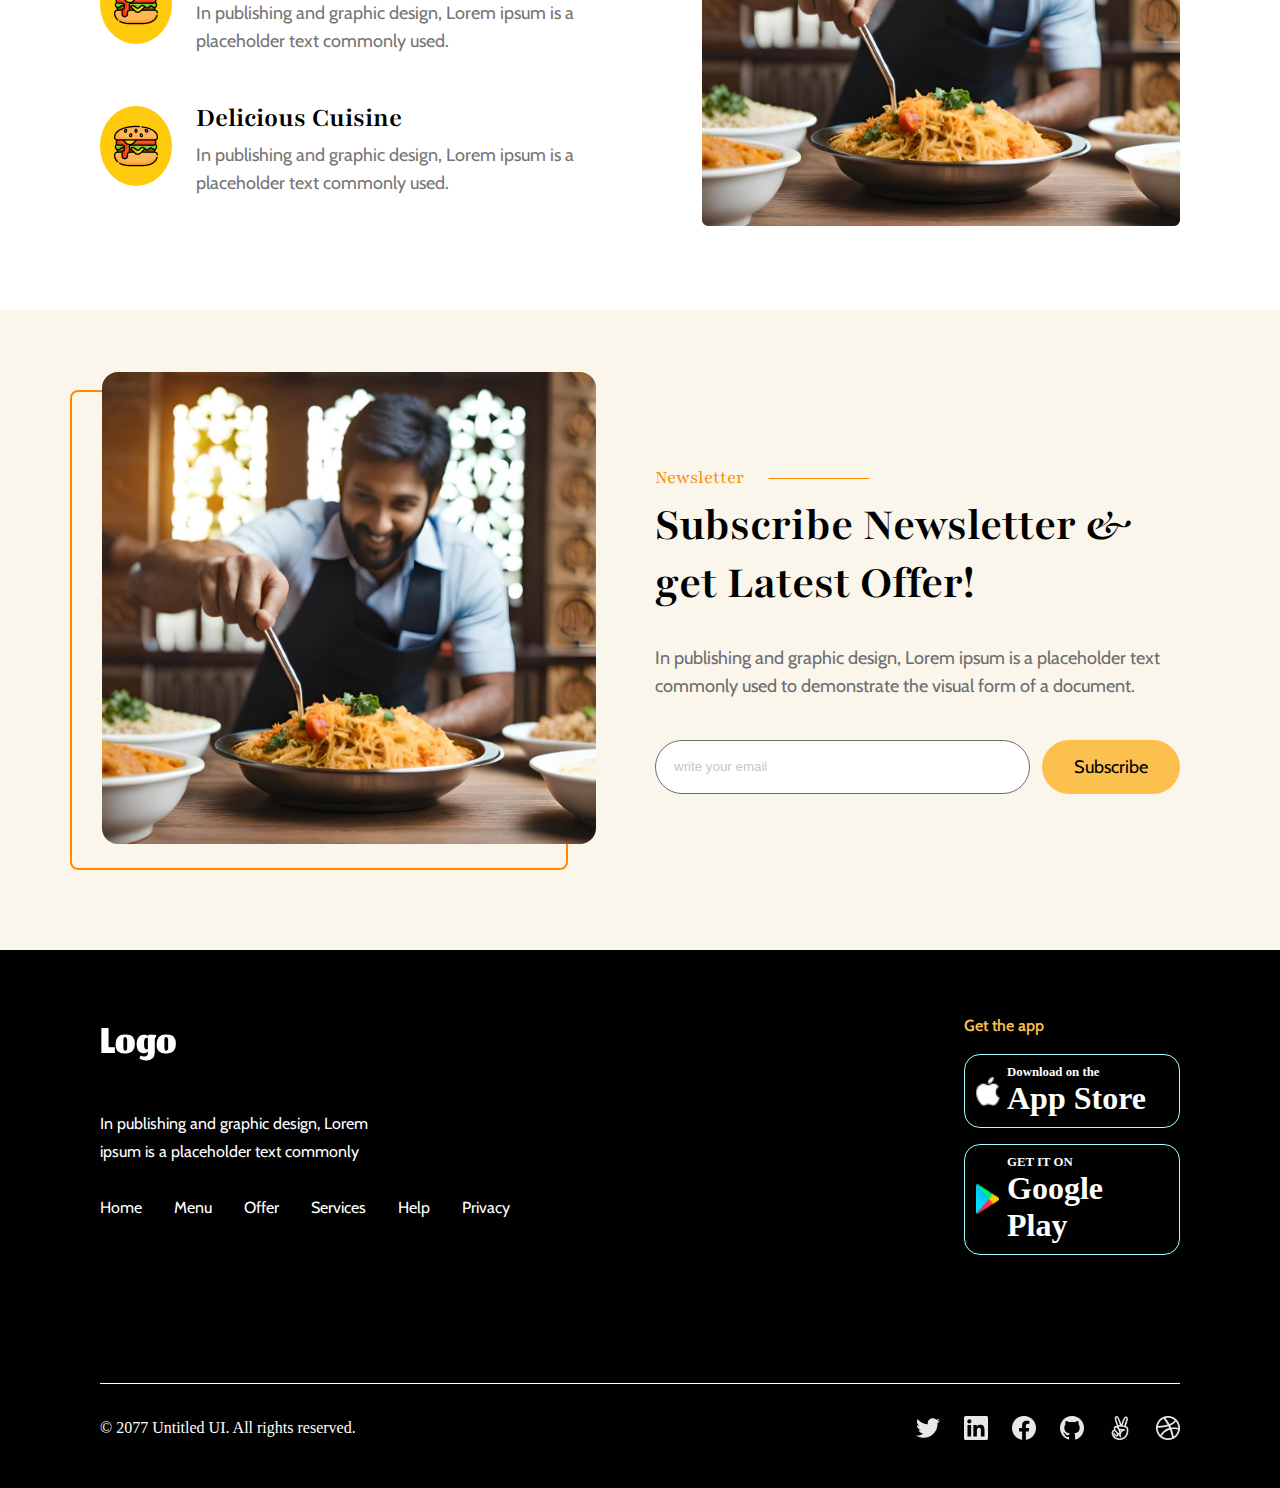
<file: aboutUs.html>
<!DOCTYPE html>
<html lang="en">

<head>
    <meta charset="UTF-8">
    <meta name="viewport" content="width=device-width, initial-scale=1.0">
    <title>About Us</title>
    <link rel="stylesheet" href="./Styles/aboutUs.css">
    <!-- jomuhira font -->
    <link rel="preconnect" href="https://fonts.googleapis.com">
    <link rel="preconnect" href="https://fonts.gstatic.com" crossorigin>
    <link href="https://fonts.googleapis.com/css2?family=Jomhuria&display=swap" rel="stylesheet">
    <!-- cabin font -->
    <link rel="preconnect" href="https://fonts.googleapis.com">
    <link rel="preconnect" href="https://fonts.gstatic.com" crossorigin>
    <link
        href="https://fonts.googleapis.com/css2?family=Cabin:ital,wght@0,400..700;1,400..700&family=Jomhuria&display=swap"
        rel="stylesheet">
    <!-- playFair font -->
    <link rel="preconnect" href="https://fonts.googleapis.com">
    <link rel="preconnect" href="https://fonts.gstatic.com" crossorigin>
    <link
        href="https://fonts.googleapis.com/css2?family=Cabin:ital,wght@0,400..700;1,400..700&family=Jomhuria&family=Playfair:ital,opsz,wght@0,5..1200,300..900;1,5..1200,300..900&display=swap"
        rel="stylesheet">
    <!-- satisfy font -->
    <link rel="preconnect" href="https://fonts.googleapis.com">
    <link rel="preconnect" href="https://fonts.gstatic.com" crossorigin>
    <link
        href="https://fonts.googleapis.com/css2?family=Cabin:ital,wght@0,400..700;1,400..700&family=Jomhuria&family=Playfair:ital,opsz,wght@0,5..1200,300..900;1,5..1200,300..900&family=Satisfy&display=swap"
        rel="stylesheet">
    <!-- poppins -->
    <link rel="preconnect" href="https://fonts.googleapis.com">
    <link rel="preconnect" href="https://fonts.gstatic.com" crossorigin>
    <link
        href="https://fonts.googleapis.com/css2?family=Cabin:ital,wght@0,400..700;1,400..700&family=Jomhuria&family=Playfair:ital,opsz,wght@0,5..1200,300..900;1,5..1200,300..900&family=Poppins:ital,wght@0,100;0,200;0,300;0,400;0,500;0,600;0,700;0,800;0,900;1,100;1,200;1,300;1,400;1,500;1,600;1,700;1,800;1,900&family=Satisfy&display=swap"
        rel="stylesheet">
</head>

<body>
    <header class="header-wrapper container">
        <!-- navigation bar added -->
        <nav class=" navigation">
            <!-- list iteam -->
            <div class="left-side">
                <p class="logo font-jomhuria">Logo</p>
                <ul class="list-item font-cabin">
                    <li class="li-style">About Us</li>
                    <li class="li-style">Menu</li>
                    <li class="li-style">Blog</li>
                    <li class="li-style">Contact</li>

                </ul>
            </div>
            <!-- last item -->
            <div class="last-item">
                <div class="svg-dib"><svg xmlns="http://www.w3.org/2000/svg" width="22" height="22" fill="#000"
                        viewBox="0 0 256 256">
                        <path
                            d="M32,64a8,8,0,0,1,8-8H216a8,8,0,0,1,0,16H40A8,8,0,0,1,32,64ZM216,96H40a8,8,0,0,0,0,16H216a8,8,0,0,0,0-16Zm0,40H40a8,8,0,0,0,0,16H216a8,8,0,0,0,0-16Zm0,40H40a8,8,0,0,0,0,16H216a8,8,0,0,0,0-16Z">
                        </path>
                    </svg></div>
                <button class="reverse-btn">Reserve Table</button>
            </div>
        </nav>
    </header>
    <main>
        <section class="header-wrapper">
            <div class="paragraph">
                <p class="mbl-p">Join My Restaurant Rewards, win Our Special Guest Token!</p>
            </div>
        </section>

        <!-- about us content -->
         <section class="about-us container">
         <div class="about-us-content">
           <div class="about-us-content-left">
            <img src="./img/aboutimg/Group 9.png" alt="">
           </div>
         <div class="about-us-content-right">
            <h2 class="about-us-content-h2">We Are A Indian Restaurant make Delicious Recipe For Foodie people.</h2>
            <p class="about-us-content-p">In publishing and graphic design, Lorem ipsum is a placeholder text commonly used to demonstrate the visual form of a document.</p>
         </div>
           
         </div>

         <div class="about-us-content-2">
            <div class="about-us-content-left">
             <img src="./img/aboutimg/Group 9 (1).png" alt="">
            </div>
          <div class="about-us-content-right">
             <h2 class="about-us-content-h2">The Story of Our First Restaurant Branch</h2>
             <p class="about-us-content-p">In publishing and graphic design, Lorem ipsum is a placeholder text commonly used to demonstrate the visual form of a document.</p>
          </div>
            
          </div>
         </section>

         <!-- our vission and mission section  -->
          <section class="container">
            <div class="our-vission">
             <!-- upper div -->
              <div class="vission-upper-parent">
                <h2 class="our-vission-upper-h2">Our Vision & Mission</h2>
                <p class="our-vission-upper-p">In publishing and graphic design, Lorem ipsum is a placeholder text <br>commonly used to demonstrate the visual form of a document.</p>
              </div>
            </div>

            <!-- our vission lower -->
             <div class="our-vission-lower">
              <div class="our-vission-lower-left">
                <div class="burger">
                    <div class="img-div">
                        <img class="img-div-img" src="./img/aboutimg/image 28.png" alt="">
                    </div>
                    <div>
                        <h3 class="delicious">Delicious Cuisine</h3>
                        <p class="delicious-p">In publishing and graphic design, Lorem ipsum is a placeholder text commonly used.</p>
                    </div>
                </div>
                <div class="burger">
                    <div class="img-div">
                        <img class="img-div-img" src="./img/aboutimg/image 28.png" alt="">
                    </div>
                    <div>
                        <h3 class="delicious">Delicious Cuisine</h3>
                        <p class="delicious-p">In publishing and graphic design, Lorem ipsum is a placeholder text commonly used.</p>
                    </div>
                </div>
                <div class="burger">
                    <div class="img-div">
                        <img class="img-div-img" src="./img/aboutimg/image 28.png" alt="">
                    </div>
                    <div>
                        <h3 class="delicious">Delicious Cuisine</h3>
                        <p class="delicious-p">In publishing and graphic design, Lorem ipsum is a placeholder text commonly used.</p>
                    </div>
                </div>
              </div>
              <div class="our-vission-lower-right">
             <img src="./img/aboutimg/Frame 94.png" alt="">
              </div>
             </div>
          </section>
        <!-- newsletter section here -->
        <!-- newsletter section  -->
        <section class="newsletter ">
            <!-- newsletter left side -->
            <div class="newsletter-parent container">
                <div class="newsletter-left">
                    <div class="newsletter-line">
                        <h2 class="newsletterh2">Newsletter</h2>
                        <svg xmlns="http://www.w3.org/2000/svg" width="102" height="1" viewBox="0 0 102 1" fill="none">
                            <path d="M1 0.5H101" stroke="#FF8A01" stroke-linecap="round" />
                        </svg>
                    </div>
                    <p class="newsletter-text">Subscribe Newsletter <span class="font-playFare">&</span> get Latest
                        Offer!</p>
                    <p class="newsletter-p">In publishing and graphic design, Lorem ipsum is a placeholder text commonly
                        used to demonstrate the visual form of a document.</p>
                    <!-- subscribe  -->
                    <div class="subscribe-parent">
                        <div class="subscripe-input">
                            <input class="inputplaceholder" type="text" placeholder="write your email" name="" id="">
                        </div>
                        <button class="subscribe-btn">Subscribe</button>
                    </div>
                </div>
                <!-- newsletter right side -->
                <div class="newsletter-right">
                    <div class="img-main">
                        <img class="newsletter-right-img" src="./img/hero.png" alt="">
                    </div>
                </div>
            </div>

        </section>
    </main>
    <!-- footer -->
    <footer class="footer">
        <!-- footer content -->
        <div class="container main-footer-content">
            <!-- footer left -->
            <div class="footer-left">
                <h2 class="logoa">Logo</h2>
                <p class="footer-p">In publishing and graphic design, Lorem <br> ipsum is a placeholder text commonly
                </p>
                <div class="footer-ul">
                    <div class="footer-ul-parent">
                        <p>Home</p>
                        <p>Menu</p>
                        <p>Offer</p>
                        <p>Services</p>
                        <p>Help</p>
                        <p>Privacy</p>

                    </div>
                </div>
            </div>
            <!-- foother right -->
            <div class="footer-right">
                <h2 class="get">Get the app</h2>
                <!-- apple -->
                <div class="apple-parent">
                    <div class="apple">
                        <img class="apple" src="./img/Apple logo.png" alt="">
                    </div>
                    <div>
                        <p class="download">Download on the </p>
                        <p class="appstore">App Store</p>
                    </div>
                </div>
                <!-- google -->
                <div class="apple-parent">
                    <div class="apple">
                        <img class="apple" src="./img/Google Play logo.png" alt="">
                    </div>
                    <div>
                        <p class="download">GET IT ON </p>
                        <p class="appstore">Google Play</p>
                    </div>
                </div>
            </div>
        </div>
        <!-- last  -->
        <div class="container last">
            <div class="hr">
                <p class="hr-p">© 2077 Untitled UI. All rights reserved.</p>
                <div class="vactor-container">
                    <img class="vector" src="./img/Vector (1).png" alt="">
                    <img class="vector" src="./img/Group copy.png" alt="">
                    <img class="vector" src="./img/Social icon.png" alt="">
                    <img class="vector" src="./img/Social icon (1).png" alt="">
                    <img class="vector" src="./img/Social icon (2).png" alt="">
                    <img class="vector" src="./img/Social icon (3).png" alt="">
                </div>
            </div>
        </div>
    </footer>
</body>

</html>
</file>
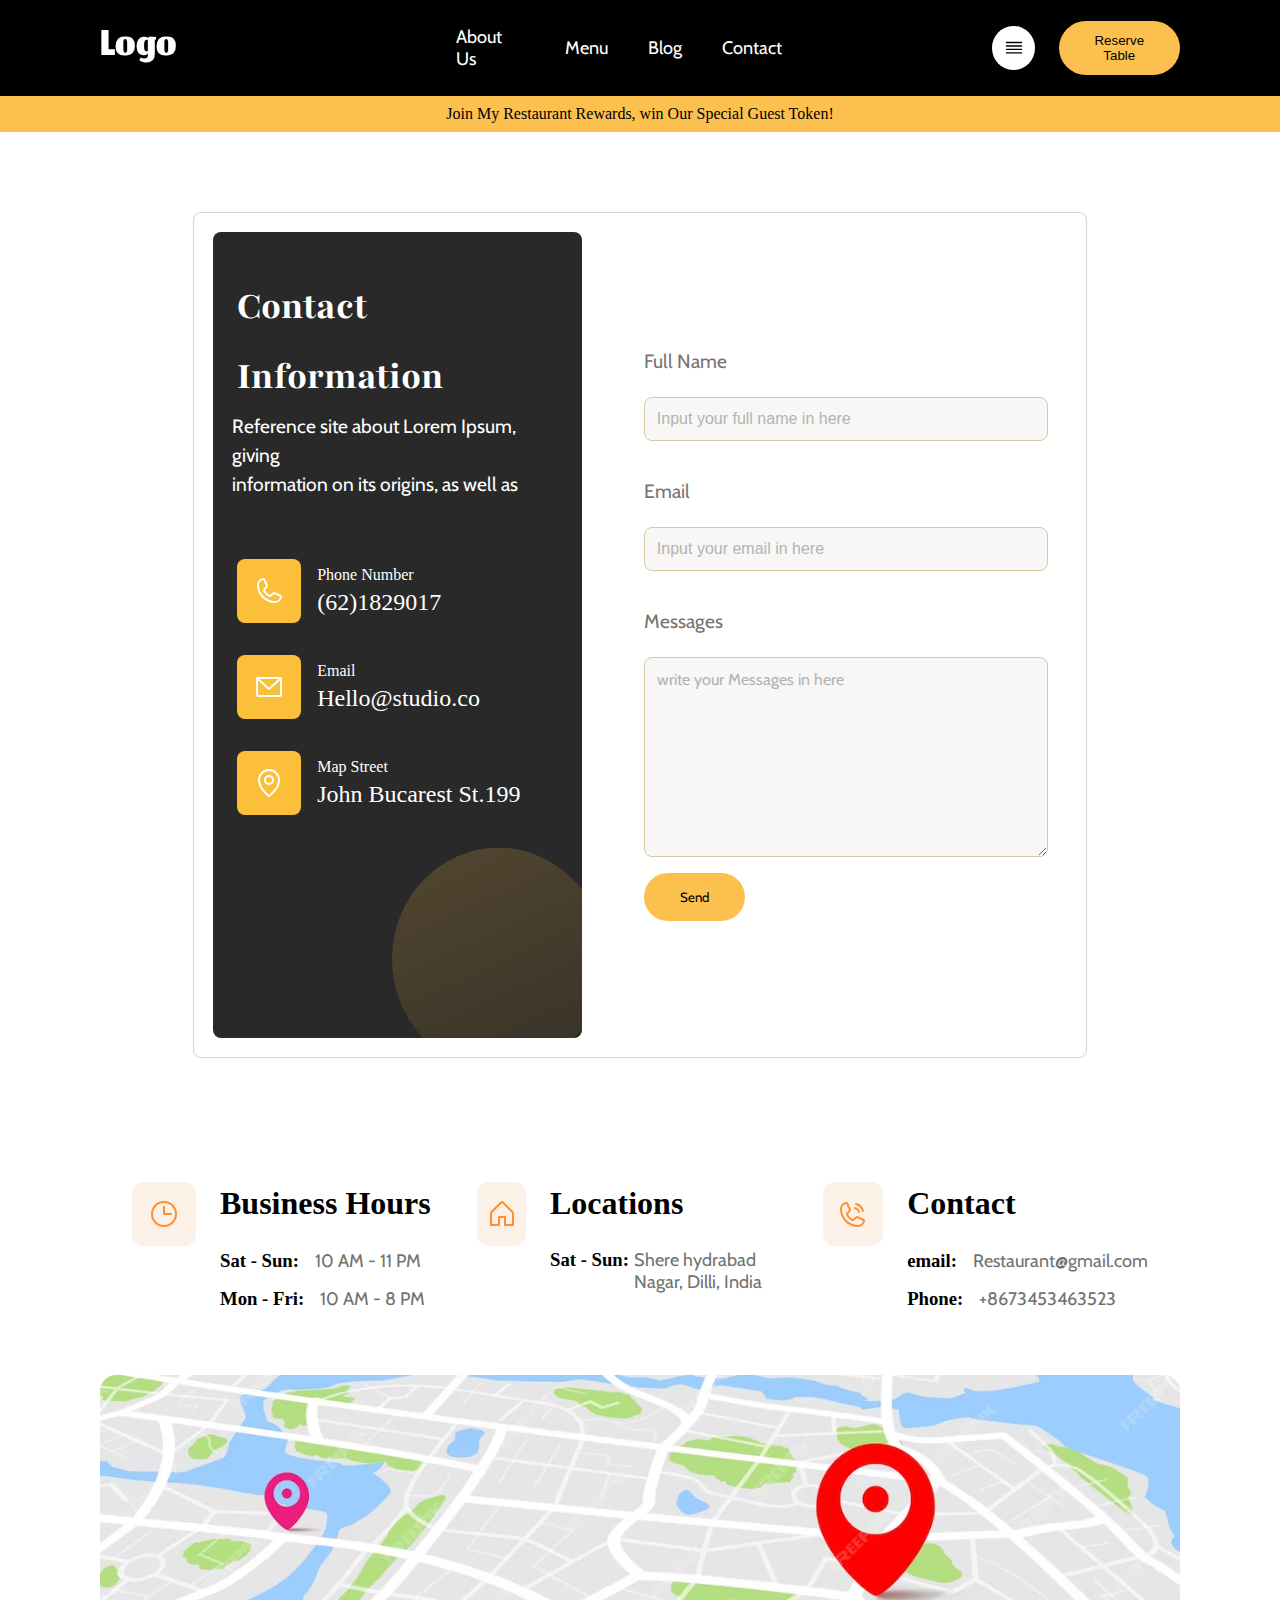
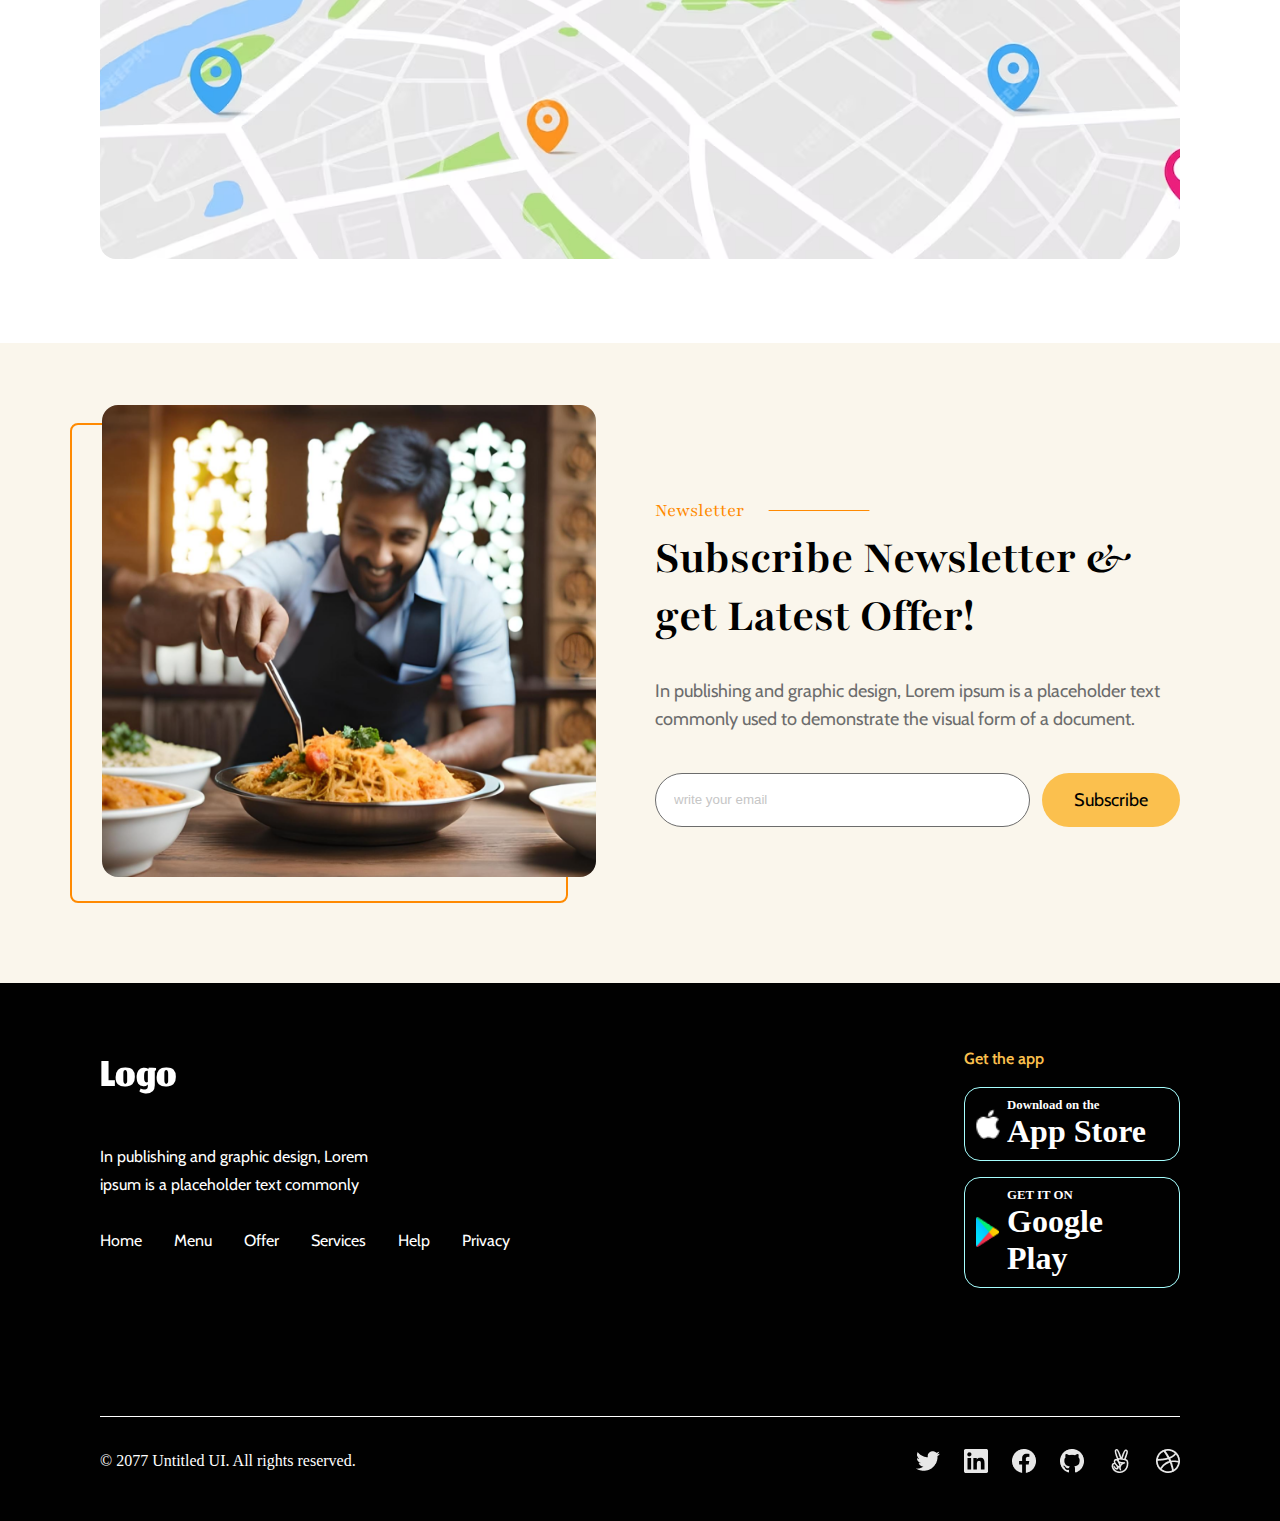
<file: contact.html>
<!DOCTYPE html>
<html lang="en">
<head>
    <meta charset="UTF-8">
    <meta name="viewport" content="width=device-width, initial-scale=1.0">
    <title>Contact</title>
    <link rel="stylesheet" href="./Styles/contact.css">
     <!-- jomuhira font -->
     <link rel="preconnect" href="https://fonts.googleapis.com">
     <link rel="preconnect" href="https://fonts.gstatic.com" crossorigin>
     <link href="https://fonts.googleapis.com/css2?family=Jomhuria&display=swap" rel="stylesheet">
     <!-- cabin font -->
     <link rel="preconnect" href="https://fonts.googleapis.com">
     <link rel="preconnect" href="https://fonts.gstatic.com" crossorigin>
     <link
         href="https://fonts.googleapis.com/css2?family=Cabin:ital,wght@0,400..700;1,400..700&family=Jomhuria&display=swap"
         rel="stylesheet">
     <!-- playFair font -->
     <link rel="preconnect" href="https://fonts.googleapis.com">
     <link rel="preconnect" href="https://fonts.gstatic.com" crossorigin>
     <link
         href="https://fonts.googleapis.com/css2?family=Cabin:ital,wght@0,400..700;1,400..700&family=Jomhuria&family=Playfair:ital,opsz,wght@0,5..1200,300..900;1,5..1200,300..900&display=swap"
         rel="stylesheet">
     <!-- satisfy font -->
     <link rel="preconnect" href="https://fonts.googleapis.com">
     <link rel="preconnect" href="https://fonts.gstatic.com" crossorigin>
     <link
         href="https://fonts.googleapis.com/css2?family=Cabin:ital,wght@0,400..700;1,400..700&family=Jomhuria&family=Playfair:ital,opsz,wght@0,5..1200,300..900;1,5..1200,300..900&family=Satisfy&display=swap"
         rel="stylesheet">
     <!-- poppins -->
     <link rel="preconnect" href="https://fonts.googleapis.com">
     <link rel="preconnect" href="https://fonts.gstatic.com" crossorigin>
     <link
         href="https://fonts.googleapis.com/css2?family=Cabin:ital,wght@0,400..700;1,400..700&family=Jomhuria&family=Playfair:ital,opsz,wght@0,5..1200,300..900;1,5..1200,300..900&family=Poppins:ital,wght@0,100;0,200;0,300;0,400;0,500;0,600;0,700;0,800;0,900;1,100;1,200;1,300;1,400;1,500;1,600;1,700;1,800;1,900&family=Satisfy&display=swap"
         rel="stylesheet">
</head>
<body>
    <header class="header-wrapper container">
        <!-- navigation bar added -->
        <nav class=" navigation">
            <!-- list iteam -->
            <div class="left-side">
                <p class="logo font-jomhuria">Logo</p>
                <ul class="list-item font-cabin">
                    <li class="li-style">About Us</li>
                    <li class="li-style">Menu</li>
                    <li class="li-style">Blog</li>
                    <li class="li-style">Contact</li>

                </ul>
            </div>
            <!-- last item -->
            <div class="last-item">
                <div class="svg-dib"><svg xmlns="http://www.w3.org/2000/svg" width="22" height="22" fill="#000"
                        viewBox="0 0 256 256">
                        <path
                            d="M32,64a8,8,0,0,1,8-8H216a8,8,0,0,1,0,16H40A8,8,0,0,1,32,64ZM216,96H40a8,8,0,0,0,0,16H216a8,8,0,0,0,0-16Zm0,40H40a8,8,0,0,0,0,16H216a8,8,0,0,0,0-16Zm0,40H40a8,8,0,0,0,0,16H216a8,8,0,0,0,0-16Z">
                        </path>
                    </svg></div>
                <button class="reverse-btn">Reserve Table</button>
            </div>
        </nav>
    </header>
    <main>
        <section class="header-wrapper">
            <div class="paragraph">
                <p>Join My Restaurant Rewards, win Our Special Guest Token!</p>
            </div>
        </section>
        <!-- contact section -->
         <section class="contact container">
            <div class="contact-inner">
                <div class="contact-inner-left">
                  <h2 class="contact-h2">Contact Information</h2>
                  <p class="contact-p">Reference site about Lorem Ipsum, giving <br> information on its origins, as well as</p>
                <!-- contact div -->
                 <div class="contact-div">
                    <div class="contact-div-inner">
                        <div class="contact-div-svg">
                            <svg xmlns="http://www.w3.org/2000/svg" width="32" height="32" fill="#fff" viewBox="0 0 256 256"><path d="M222.37,158.46l-47.11-21.11-.13-.06a16,16,0,0,0-15.17,1.4,8.12,8.12,0,0,0-.75.56L134.87,160c-15.42-7.49-31.34-23.29-38.83-38.51l20.78-24.71c.2-.25.39-.5.57-.77a16,16,0,0,0,1.32-15.06l0-.12L97.54,33.64a16,16,0,0,0-16.62-9.52A56.26,56.26,0,0,0,32,80c0,79.4,64.6,144,144,144a56.26,56.26,0,0,0,55.88-48.92A16,16,0,0,0,222.37,158.46ZM176,208A128.14,128.14,0,0,1,48,80,40.2,40.2,0,0,1,82.87,40a.61.61,0,0,0,0,.12l21,47L83.2,111.86a6.13,6.13,0,0,0-.57.77,16,16,0,0,0-1,15.7c9.06,18.53,27.73,37.06,46.46,46.11a16,16,0,0,0,15.75-1.14,8.44,8.44,0,0,0,.74-.56L168.89,152l47,21.05h0s.08,0,.11,0A40.21,40.21,0,0,1,176,208Z"></path></svg>
                        </div>
                        <div>
                         <p>Phone Number</p>
                         <p class="number">(62)1829017</p>
                        </div>
                    </div>
                    <div class="contact-div-inner">
                        <div class="contact-div-svg">
                            <svg xmlns="http://www.w3.org/2000/svg" width="32" height="32" fill="#fff" viewBox="0 0 256 256"><path d="M224,48H32a8,8,0,0,0-8,8V192a16,16,0,0,0,16,16H216a16,16,0,0,0,16-16V56A8,8,0,0,0,224,48ZM203.43,64,128,133.15,52.57,64ZM216,192H40V74.19l82.59,75.71a8,8,0,0,0,10.82,0L216,74.19V192Z"></path></svg>
                        </div>
                        <div>
                         <p>Email</p>
                         <p class="number">Hello@studio.co</p>
                        </div>
                    </div>

                    <div class="contact-div-inner">
                        <div class="contact-div-svg">
                            <svg xmlns="http://www.w3.org/2000/svg" width="32" height="32" fill="#fff" viewBox="0 0 256 256"><path d="M128,64a40,40,0,1,0,40,40A40,40,0,0,0,128,64Zm0,64a24,24,0,1,1,24-24A24,24,0,0,1,128,128Zm0-112a88.1,88.1,0,0,0-88,88c0,31.4,14.51,64.68,42,96.25a254.19,254.19,0,0,0,41.45,38.3,8,8,0,0,0,9.18,0A254.19,254.19,0,0,0,174,200.25c27.45-31.57,42-64.85,42-96.25A88.1,88.1,0,0,0,128,16Zm0,206c-16.53-13-72-60.75-72-118a72,72,0,0,1,144,0C200,161.23,144.53,209,128,222Z"></path></svg>
                        </div>
                        <div>
                         <p>Map Street</p>
                         <p class="number">John Bucarest St.199</p>
                        </div>
                    </div>
                    <div class="svg-icon-container">
                     <div class="svg-icon">   <img  src="./img/Ellipse 12.svg" alt=""></div>
                    </div>
                 </div>
                  <div>

                  </div>
                </div>
                <div class="contact-inner-right">
               <form action="">
                <div class="input-container">
                    <label for="full-name">Full Name</label>
                    <input type="text" id="full-name" placeholder="Input your full name in here">
                </div>
                <div class="input-container">
                    <label for="email">Email</label>
                    <input type="email" id="full-name" placeholder="Input your email in here">
                </div>
                <div class="input-container">
                    <label for="Messages">Messages</label>
                    <textarea id="message" placeholder="write your Messages in here"></textarea>
                <button class="form-btn">Send</button>
            </div>
               </form>
            </div>
         </section>
            <!-- location section -->
        <section class="location ">
            <!-- location upper div -->
            <div class="location-upper container">
                <div class="location-inner-parent">
                    <span class="clock"><svg xmlns="http://www.w3.org/2000/svg" width="32" height="32" fill="#FF8F2C"
                            viewBox="0 0 256 256">
                            <path
                                d="M128,24A104,104,0,1,0,232,128,104.11,104.11,0,0,0,128,24Zm0,192a88,88,0,1,1,88-88A88.1,88.1,0,0,1,128,216Zm64-88a8,8,0,0,1-8,8H128a8,8,0,0,1-8-8V72a8,8,0,0,1,16,0v48h48A8,8,0,0,1,192,128Z">
                            </path>
                        </svg></span>
                    <div>
                        <h2 class="innerText">Business Hours</h2>
                        <div class="time">
                            <h3>Sat - Sun:</h3>
                            <p class="time-h3">10 AM - 11 PM</p>
                        </div>
                        <div class="time">
                            <h3 class="">Mon - Fri:</h3>
                            <p class="time-h3">10 AM - 8 PM</p>
                        </div>
                    </div>
                </div>
                <div class="location-inner-parent">
                    <span class="clock"><svg xmlns="http://www.w3.org/2000/svg" width="32" height="32" fill="#FF8F2C"
                            viewBox="0 0 256 256">
                            <path
                                d="M219.31,108.68l-80-80a16,16,0,0,0-22.62,0l-80,80A15.87,15.87,0,0,0,32,120v96a8,8,0,0,0,8,8h64a8,8,0,0,0,8-8V160h32v56a8,8,0,0,0,8,8h64a8,8,0,0,0,8-8V120A15.87,15.87,0,0,0,219.31,108.68ZM208,208H160V152a8,8,0,0,0-8-8H104a8,8,0,0,0-8,8v56H48V120l80-80,80,80Z">
                            </path>
                        </svg></span>
                    <div>
                        <h2 class="innerText">Locations</h2>
                        <div class="time-2">
                            <h3 class="time-2-h3">Sat - Sun:</h3>
                            <p class="time-2-p">Shere hydrabad Nagar, Dilli, India</p>
                        </div>


                    </div>
                </div>
                <div class="location-inner-parent">
                    <span class="clock"><svg xmlns="http://www.w3.org/2000/svg" width="32" height="32" fill="#FF8F2C"
                            viewBox="0 0 256 256">
                            <path
                                d="M144.27,45.93a8,8,0,0,1,9.8-5.66,86.22,86.22,0,0,1,61.66,61.66,8,8,0,0,1-5.66,9.8A8.23,8.23,0,0,1,208,112a8,8,0,0,1-7.73-5.94,70.35,70.35,0,0,0-50.33-50.33A8,8,0,0,1,144.27,45.93Zm-2.33,41.8c13.79,3.68,22.65,12.54,26.33,26.33A8,8,0,0,0,176,120a8.23,8.23,0,0,0,2.07-.27,8,8,0,0,0,5.66-9.8c-5.12-19.16-18.5-32.54-37.66-37.66a8,8,0,1,0-4.13,15.46Zm81.94,95.35A56.26,56.26,0,0,1,168,232C88.6,232,24,167.4,24,88A56.26,56.26,0,0,1,72.92,32.12a16,16,0,0,1,16.62,9.52l21.12,47.15,0,.12A16,16,0,0,1,109.39,104c-.18.27-.37.52-.57.77L88,129.45c7.49,15.22,23.41,31,38.83,38.51l24.34-20.71a8.12,8.12,0,0,1,.75-.56,16,16,0,0,1,15.17-1.4l.13.06,47.11,21.11A16,16,0,0,1,223.88,183.08Zm-15.88-2s-.07,0-.11,0h0l-47-21.05-24.35,20.71a8.44,8.44,0,0,1-.74.56,16,16,0,0,1-15.75,1.14c-18.73-9.05-37.4-27.58-46.46-46.11a16,16,0,0,1,1-15.7,6.13,6.13,0,0,1,.57-.77L96,95.15l-21-47a.61.61,0,0,1,0-.12A40.2,40.2,0,0,0,40,88,128.14,128.14,0,0,0,168,216,40.21,40.21,0,0,0,208,181.07Z">
                            </path>
                        </svg></span>
                    <div>
                        <h2 class="innerText">Contact</h2>
                        <div class="time">
                            <h3>email:</h3>
                            <p class="time-h3">Restaurant@gmail.com</p>
                        </div>
                        <div class="time">
                            <h3 class="">Phone:</h3>
                            <p class="time-h3">+8673453463523</p>
                        </div>
                    </div>
                </div>
            </div>
            <!-- location img div -->
            <div class="container img-location">
                <img class="img-location-real" src="./img/image 40.png" alt="" srcset="">
            </div>
        </section>
          <!-- newsletter section  -->
          <section class="newsletter ">
            <!-- newsletter left side -->
            <div class="newsletter-parent container">
                <div class="newsletter-left">
                    <div class="newsletter-line">
                        <h2 class="newsletterh2">Newsletter</h2>
                        <svg xmlns="http://www.w3.org/2000/svg" width="102" height="1" viewBox="0 0 102 1" fill="none">
                            <path d="M1 0.5H101" stroke="#FF8A01" stroke-linecap="round" />
                        </svg>
                    </div>
                    <p class="newsletter-text">Subscribe Newsletter <span class="font-playFare">&</span> get Latest
                        Offer!</p>
                    <p class="newsletter-p">In publishing and graphic design, Lorem ipsum is a placeholder text commonly
                        used to demonstrate the visual form of a document.</p>
                    <!-- subscribe  -->
                    <div class="subscribe-parent">
                        <div class="subscripe-input">
                            <input class="inputplaceholder" type="text" placeholder="write your email" name="" id="">
                        </div>
                        <button class="subscribe-btn">Subscribe</button>
                    </div>
                </div>
                <!-- newsletter right side -->
                <div class="newsletter-right">
                    <div class="img-main">
                        <img class="newsletter-right-img" src="./img/hero.png" alt="">
                    </div>
                </div>
            </div>

        </section>
    </main>
      <!-- footer -->
      <footer class="footer">
        <!-- footer content -->
        <div class="container main-footer-content">
            <!-- footer left -->
            <div class="footer-left">
                <h2 class="logoa">Logo</h2>
                <p class="footer-p">In publishing and graphic design, Lorem <br> ipsum is a placeholder text commonly
                </p>
                <div class="footer-ul">
                    <div class="footer-ul-parent">
                        <p>Home</p>
                        <p>Menu</p>
                        <p>Offer</p>
                        <p>Services</p>
                        <p>Help</p>
                        <p>Privacy</p>

                    </div>
                </div>
            </div>
            <!-- foother right -->
            <div class="footer-right">
                <h2 class="get">Get the app</h2>
                <!-- apple -->
                <div class="apple-parent">
                    <div class="apple">
                        <img class="apple" src="./img/Apple logo.png" alt="">
                    </div>
                    <div>
                        <p class="download">Download on the </p>
                        <p class="appstore">App Store</p>
                    </div>
                </div>
                <!-- google -->
                <div class="apple-parent">
                    <div class="apple">
                        <img class="apple" src="./img/Google Play logo.png" alt="">
                    </div>
                    <div>
                        <p class="download">GET IT ON </p>
                        <p class="appstore">Google Play</p>
                    </div>
                </div>
            </div>
        </div>
        <!-- last  -->
        <div class="container last">
            <div class="hr">
                <p class="hr-p">© 2077 Untitled UI. All rights reserved.</p>
                <div class="vactor-container">
                    <img class="vector" src="./img/Vector (1).png" alt="">
                    <img class="vector" src="./img/Group copy.png" alt="">
                    <img class="vector" src="./img/Social icon.png" alt="">
                    <img class="vector" src="./img/Social icon (1).png" alt="">
                    <img class="vector" src="./img/Social icon (2).png" alt="">
                    <img class="vector" src="./img/Social icon (3).png" alt="">
                </div>
            </div>
        </div>
    </footer>
</body>
</html>
</file>
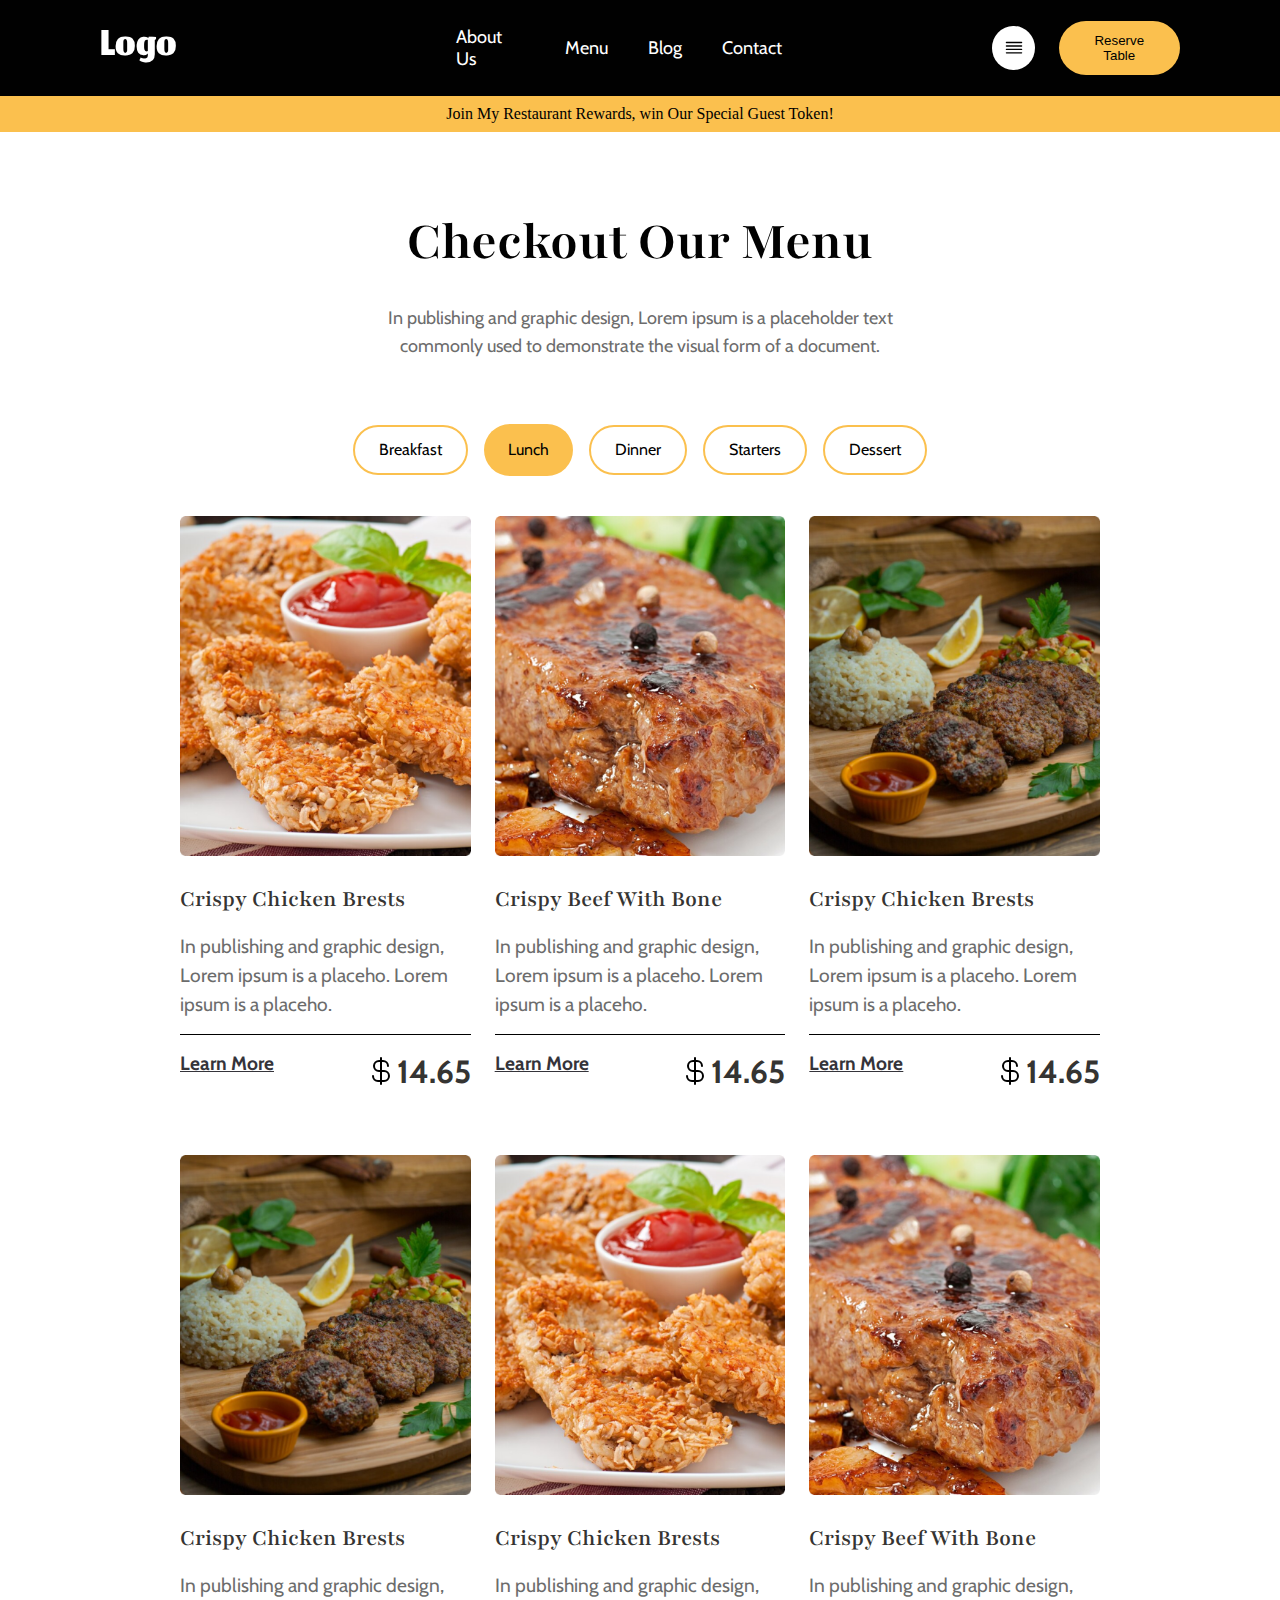
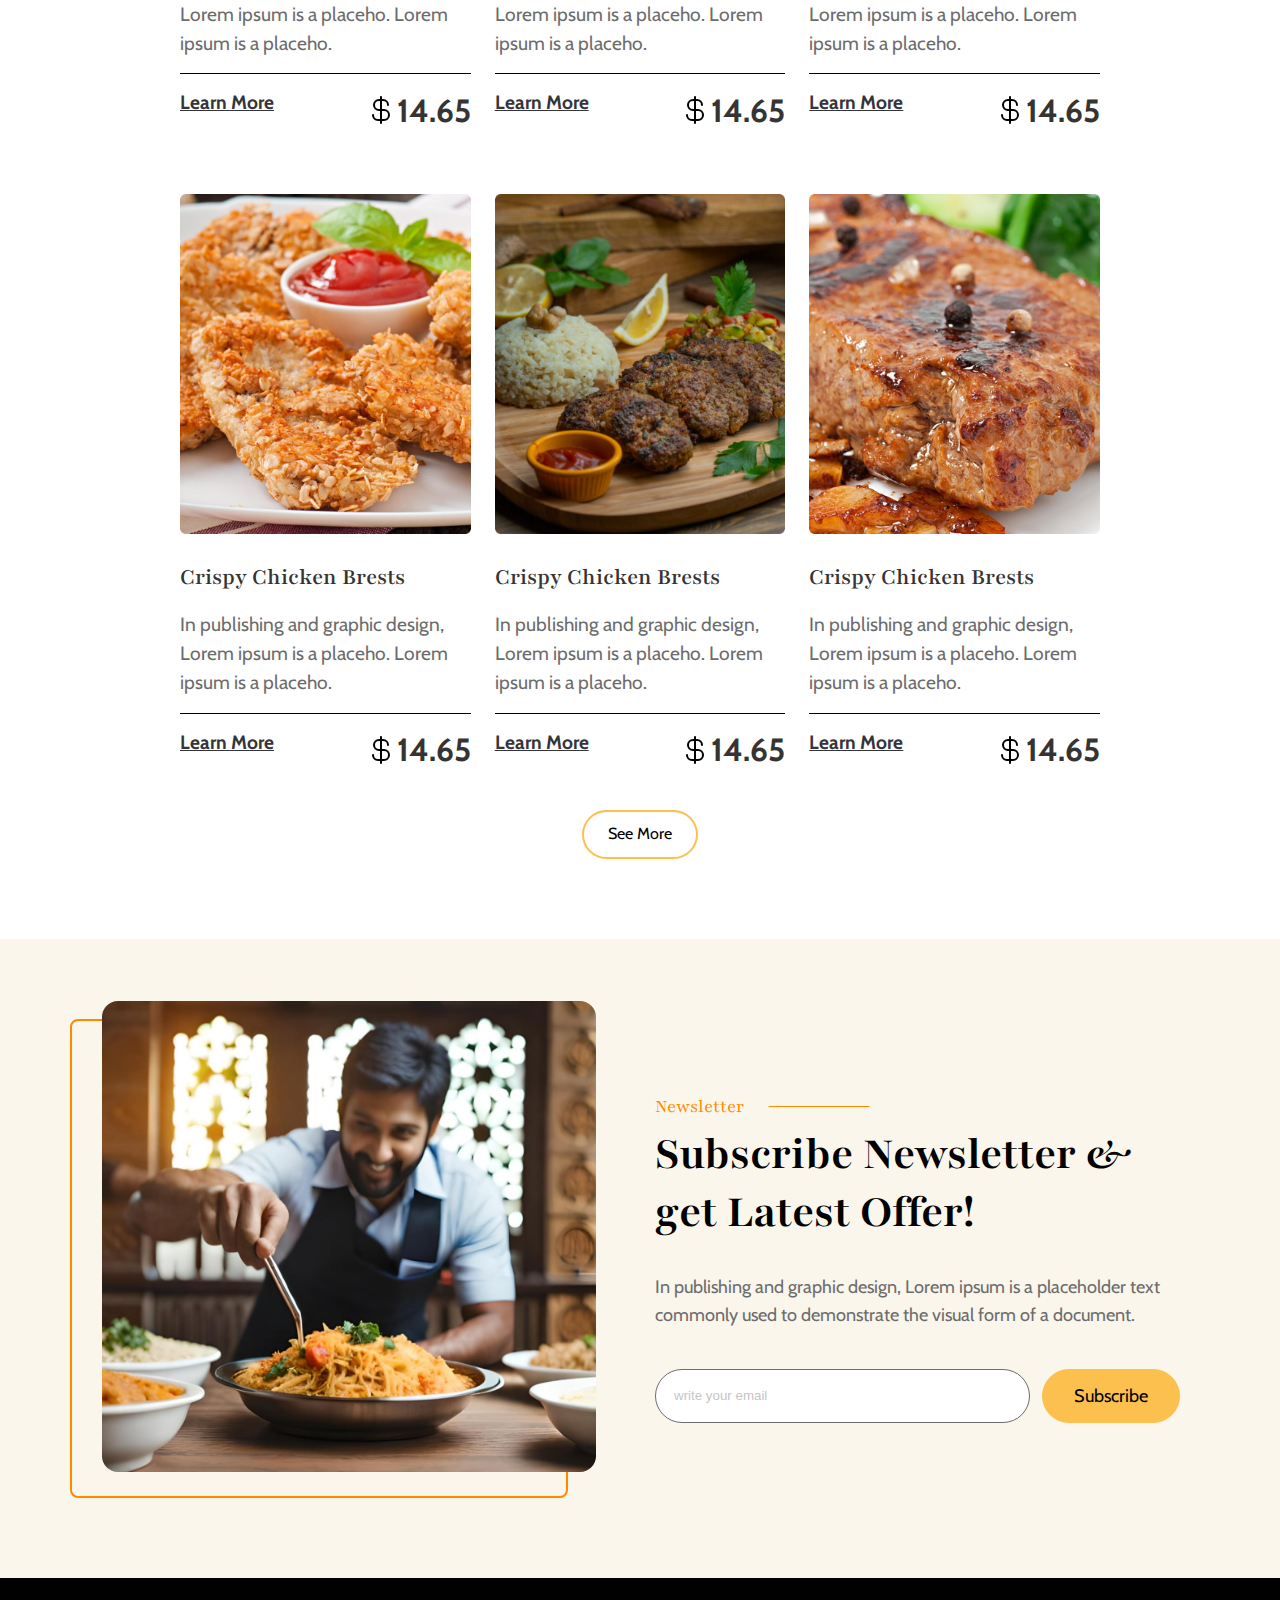
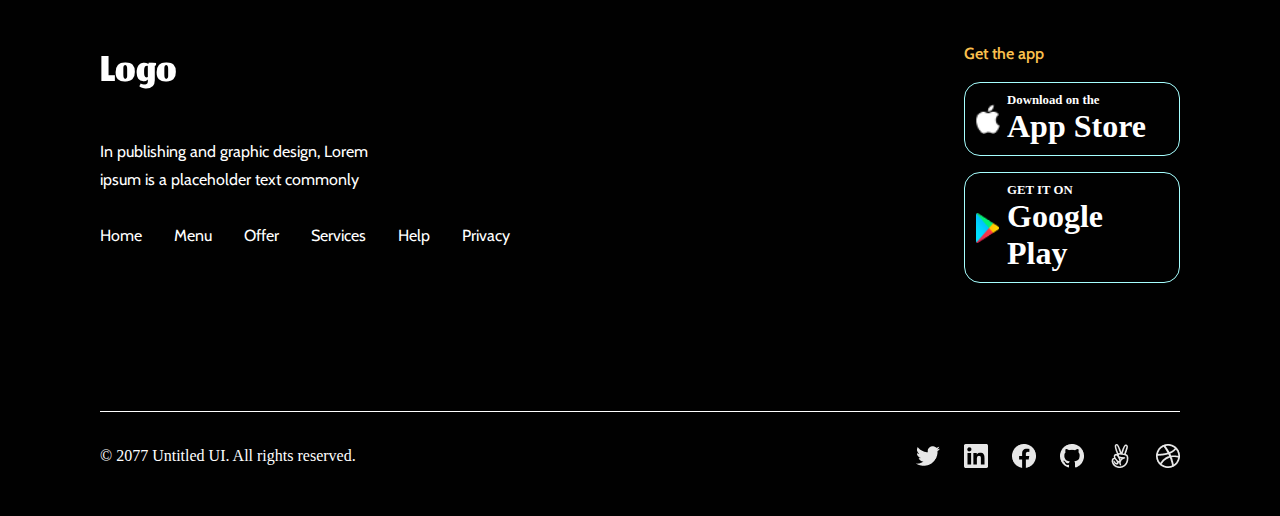
<file: menu.html>
<!DOCTYPE html>
<html lang="en">

<head>
    <meta charset="UTF-8">
    <meta name="viewport" content="width=device-width, initial-scale=1.0">
    <title>Menu page</title>
    <link rel="stylesheet" href="./Styles/menu.css">
    <!-- <link rel="stylesheet" href="./Styles/style.css"> -->
    <!-- jomuhira font -->
    <link rel="preconnect" href="https://fonts.googleapis.com">
    <link rel="preconnect" href="https://fonts.gstatic.com" crossorigin>
    <link href="https://fonts.googleapis.com/css2?family=Jomhuria&display=swap" rel="stylesheet">
    <!-- cabin font -->
    <link rel="preconnect" href="https://fonts.googleapis.com">
    <link rel="preconnect" href="https://fonts.gstatic.com" crossorigin>
    <link
        href="https://fonts.googleapis.com/css2?family=Cabin:ital,wght@0,400..700;1,400..700&family=Jomhuria&display=swap"
        rel="stylesheet">
    <!-- playFair font -->
    <link rel="preconnect" href="https://fonts.googleapis.com">
    <link rel="preconnect" href="https://fonts.gstatic.com" crossorigin>
    <link
        href="https://fonts.googleapis.com/css2?family=Cabin:ital,wght@0,400..700;1,400..700&family=Jomhuria&family=Playfair:ital,opsz,wght@0,5..1200,300..900;1,5..1200,300..900&display=swap"
        rel="stylesheet">
    <!-- satisfy font -->
    <link rel="preconnect" href="https://fonts.googleapis.com">
    <link rel="preconnect" href="https://fonts.gstatic.com" crossorigin>
    <link
        href="https://fonts.googleapis.com/css2?family=Cabin:ital,wght@0,400..700;1,400..700&family=Jomhuria&family=Playfair:ital,opsz,wght@0,5..1200,300..900;1,5..1200,300..900&family=Satisfy&display=swap"
        rel="stylesheet">
    <!-- poppins -->
    <link rel="preconnect" href="https://fonts.googleapis.com">
    <link rel="preconnect" href="https://fonts.gstatic.com" crossorigin>
    <link
        href="https://fonts.googleapis.com/css2?family=Cabin:ital,wght@0,400..700;1,400..700&family=Jomhuria&family=Playfair:ital,opsz,wght@0,5..1200,300..900;1,5..1200,300..900&family=Poppins:ital,wght@0,100;0,200;0,300;0,400;0,500;0,600;0,700;0,800;0,900;1,100;1,200;1,300;1,400;1,500;1,600;1,700;1,800;1,900&family=Satisfy&display=swap"
        rel="stylesheet">
</head>

<body>
    <header class="header-wrapper container">
        <!-- navigation bar added -->
        <nav class=" navigation">
            <!-- list iteam -->
            <div class="left-side">
                <p class="logo font-jomhuria">Logo</p>
                <ul class="list-item font-cabin">
                    <li class="li-style">About Us</li>
                    <li class="li-style">Menu</li>
                    <li class="li-style">Blog</li>
                    <li class="li-style">Contact</li>

                </ul>
            </div>
            <!-- last item -->
            <div class="last-item">
                <div class="svg-dib"><svg xmlns="http://www.w3.org/2000/svg" width="22" height="22" fill="#000"
                        viewBox="0 0 256 256">
                        <path
                            d="M32,64a8,8,0,0,1,8-8H216a8,8,0,0,1,0,16H40A8,8,0,0,1,32,64ZM216,96H40a8,8,0,0,0,0,16H216a8,8,0,0,0,0-16Zm0,40H40a8,8,0,0,0,0,16H216a8,8,0,0,0,0-16Zm0,40H40a8,8,0,0,0,0,16H216a8,8,0,0,0,0-16Z">
                        </path>
                    </svg></div>
                <button class="reverse-btn">Reserve Table</button>
            </div>
        </nav>
    </header>
    <main>
        <section class="header-wrapper">
            <div class="paragraph">
                <p class="mbl-p">Join My Restaurant Rewards, win Our Special Guest Token!</p>
            </div>
        </section>

        <!-- checkout our menue section -->
        <section class="checkout">
            <!-- upper text div -->
            <div class="upper-text">

                <h2 class="upper-text-checkout">Checkout Our Menu </h2>
                <p class="upper-text-paragraph"> In publishing and graphic design, Lorem ipsum is a placeholder text
                    <br> commonly used to demonstrate the visual form of a document.</p>


            </div>
            <!-- tab section -->
            <div class="tab-section">
                <button class="common-btn">Breakfast</button>
                <button class="active-btn">Lunch</button>
                <button class="common-btn">Dinner</button>
                <button class="common-btn">Starters</button>
                <button class="common-btn">Dessert</button>
            </div>

            <!-- card section -->
            <div class="container card-section">
                <!--first lunch   -->
                <div class="meal">
                    <img src="./img/menu img/Frame 139.png" alt="">
                    <!-- meal text -->
                    <div class="meal-text">
                        <h2 class="meal-text-h2">Crispy Chicken Brests</h2>
                        <p class="meal-text-p">In publishing and graphic design, Lorem ipsum is a placeho. Lorem ipsum
                            is a placeho.</p>
                    </div>
                    <!-- pricing div -->
                    <div class="meal-pricing">
                        <p class="learnmore">Learn More</p>
                        <div class="meal-inner-pricing">
                            <svg xmlns="http://www.w3.org/2000/svg" width="32" height="32" fill="#000000"
                                viewBox="0 0 256 256">
                                <path
                                    d="M152,120H136V56h8a32,32,0,0,1,32,32,8,8,0,0,0,16,0,48.05,48.05,0,0,0-48-48h-8V24a8,8,0,0,0-16,0V40h-8a48,48,0,0,0,0,96h8v64H104a32,32,0,0,1-32-32,8,8,0,0,0-16,0,48.05,48.05,0,0,0,48,48h16v16a8,8,0,0,0,16,0V216h16a48,48,0,0,0,0-96Zm-40,0a32,32,0,0,1,0-64h8v64Zm40,80H136V136h16a32,32,0,0,1,0,64Z">
                                </path>
                            </svg>
                            <p class="meal-pricing-p">14.65</p>
                        </div>
                    </div>
                </div>

                <!--second lunch   -->
                <div class="meal">
                    <img src="./img/menu img/Frame 139 (1).png" alt="">
                    <!-- meal text -->
                    <div class="meal-text">
                        <h2 class="meal-text-h2">Crispy Beef With Bone</h2>
                        <p class="meal-text-p">In publishing and graphic design, Lorem ipsum is a placeho. Lorem ipsum
                            is a placeho.</p>
                    </div>
                    <!-- pricing div -->
                    <div class="meal-pricing">
                        <p class="learnmore">Learn More</p>
                        <div class="meal-inner-pricing">
                            <svg xmlns="http://www.w3.org/2000/svg" width="32" height="32" fill="#000000"
                                viewBox="0 0 256 256">
                                <path
                                    d="M152,120H136V56h8a32,32,0,0,1,32,32,8,8,0,0,0,16,0,48.05,48.05,0,0,0-48-48h-8V24a8,8,0,0,0-16,0V40h-8a48,48,0,0,0,0,96h8v64H104a32,32,0,0,1-32-32,8,8,0,0,0-16,0,48.05,48.05,0,0,0,48,48h16v16a8,8,0,0,0,16,0V216h16a48,48,0,0,0,0-96Zm-40,0a32,32,0,0,1,0-64h8v64Zm40,80H136V136h16a32,32,0,0,1,0,64Z">
                                </path>
                            </svg>
                            <p class="meal-pricing-p">14.65</p>
                        </div>
                    </div>
                </div>

                <!--third lunch   -->
                <div class="meal">
                    <img src="./img/menu img/Frame 139 (2).png" alt="">
                    <!-- meal text -->
                    <div class="meal-text">
                        <h2 class="meal-text-h2">Crispy Chicken Brests</h2>
                        <p class="meal-text-p">In publishing and graphic design, Lorem ipsum is a placeho. Lorem ipsum
                            is a placeho.</p>
                    </div>
                    <!-- pricing div -->
                    <div class="meal-pricing">
                        <p class="learnmore">Learn More</p>
                        <div class="meal-inner-pricing">
                            <svg xmlns="http://www.w3.org/2000/svg" width="32" height="32" fill="#000000"
                                viewBox="0 0 256 256">
                                <path
                                    d="M152,120H136V56h8a32,32,0,0,1,32,32,8,8,0,0,0,16,0,48.05,48.05,0,0,0-48-48h-8V24a8,8,0,0,0-16,0V40h-8a48,48,0,0,0,0,96h8v64H104a32,32,0,0,1-32-32,8,8,0,0,0-16,0,48.05,48.05,0,0,0,48,48h16v16a8,8,0,0,0,16,0V216h16a48,48,0,0,0,0-96Zm-40,0a32,32,0,0,1,0-64h8v64Zm40,80H136V136h16a32,32,0,0,1,0,64Z">
                                </path>
                            </svg>
                            <p class="meal-pricing-p">14.65</p>
                        </div>
                    </div>
                </div>

                <!--fourth lunch   -->
                <div class="meal">
                    <img src="./img/menu img/Frame 139 (3).png" alt="">
                    <!-- meal text -->
                    <div class="meal-text">
                        <h2 class="meal-text-h2">Crispy Chicken Brests</h2>
                        <p class="meal-text-p">In publishing and graphic design, Lorem ipsum is a placeho. Lorem ipsum
                            is a placeho.</p>
                    </div>
                    <!-- pricing div -->
                    <div class="meal-pricing">
                        <p class="learnmore">Learn More</p>
                        <div class="meal-inner-pricing">
                            <svg xmlns="http://www.w3.org/2000/svg" width="32" height="32" fill="#000000"
                                viewBox="0 0 256 256">
                                <path
                                    d="M152,120H136V56h8a32,32,0,0,1,32,32,8,8,0,0,0,16,0,48.05,48.05,0,0,0-48-48h-8V24a8,8,0,0,0-16,0V40h-8a48,48,0,0,0,0,96h8v64H104a32,32,0,0,1-32-32,8,8,0,0,0-16,0,48.05,48.05,0,0,0,48,48h16v16a8,8,0,0,0,16,0V216h16a48,48,0,0,0,0-96Zm-40,0a32,32,0,0,1,0-64h8v64Zm40,80H136V136h16a32,32,0,0,1,0,64Z">
                                </path>
                            </svg>
                            <p class="meal-pricing-p">14.65</p>
                        </div>
                    </div>
                </div>

                <!--five lunch   -->
                <div class="meal">
                    <img src="./img/menu img/Frame 139 (4).png" alt="">
                    <!-- meal text -->
                    <div class="meal-text">
                        <h2 class="meal-text-h2">Crispy Chicken Brests</h2>
                        <p class="meal-text-p">In publishing and graphic design, Lorem ipsum is a placeho. Lorem ipsum
                            is a placeho.</p>
                    </div>
                    <!-- pricing div -->
                    <div class="meal-pricing">
                        <p class="learnmore">Learn More</p>
                        <div class="meal-inner-pricing">
                            <svg xmlns="http://www.w3.org/2000/svg" width="32" height="32" fill="#000000"
                                viewBox="0 0 256 256">
                                <path
                                    d="M152,120H136V56h8a32,32,0,0,1,32,32,8,8,0,0,0,16,0,48.05,48.05,0,0,0-48-48h-8V24a8,8,0,0,0-16,0V40h-8a48,48,0,0,0,0,96h8v64H104a32,32,0,0,1-32-32,8,8,0,0,0-16,0,48.05,48.05,0,0,0,48,48h16v16a8,8,0,0,0,16,0V216h16a48,48,0,0,0,0-96Zm-40,0a32,32,0,0,1,0-64h8v64Zm40,80H136V136h16a32,32,0,0,1,0,64Z">
                                </path>
                            </svg>
                            <p class="meal-pricing-p">14.65</p>
                        </div>
                    </div>
                </div>

                <!--six lunch   -->
                <div class="meal">
                    <img src="./img/menu img/Frame 139 (5).png" alt="">
                    <!-- meal text -->
                    <div class="meal-text">
                        <h2 class="meal-text-h2">Crispy Beef With Bone</h2>
                        <p class="meal-text-p">In publishing and graphic design, Lorem ipsum is a placeho. Lorem ipsum
                            is a placeho.</p>
                    </div>
                    <!-- pricing div -->
                    <div class="meal-pricing">
                        <p class="learnmore">Learn More</p>
                        <div class="meal-inner-pricing">
                            <svg xmlns="http://www.w3.org/2000/svg" width="32" height="32" fill="#000000"
                                viewBox="0 0 256 256">
                                <path
                                    d="M152,120H136V56h8a32,32,0,0,1,32,32,8,8,0,0,0,16,0,48.05,48.05,0,0,0-48-48h-8V24a8,8,0,0,0-16,0V40h-8a48,48,0,0,0,0,96h8v64H104a32,32,0,0,1-32-32,8,8,0,0,0-16,0,48.05,48.05,0,0,0,48,48h16v16a8,8,0,0,0,16,0V216h16a48,48,0,0,0,0-96Zm-40,0a32,32,0,0,1,0-64h8v64Zm40,80H136V136h16a32,32,0,0,1,0,64Z">
                                </path>
                            </svg>
                            <p class="meal-pricing-p">14.65</p>
                        </div>
                    </div>
                </div>

                <!--seven lunch   -->
                <div class="meal">
                    <img src="./img/menu img/Frame 139 (6).png" alt="">
                    <!-- meal text -->
                    <div class="meal-text">
                        <h2 class="meal-text-h2">Crispy Chicken Brests</h2>
                        <p class="meal-text-p">In publishing and graphic design, Lorem ipsum is a placeho. Lorem ipsum
                            is a placeho.</p>
                    </div>
                    <!-- pricing div -->
                    <div class="meal-pricing">
                        <p class="learnmore">Learn More</p>
                        <div class="meal-inner-pricing">
                            <svg xmlns="http://www.w3.org/2000/svg" width="32" height="32" fill="#000000"
                                viewBox="0 0 256 256">
                                <path
                                    d="M152,120H136V56h8a32,32,0,0,1,32,32,8,8,0,0,0,16,0,48.05,48.05,0,0,0-48-48h-8V24a8,8,0,0,0-16,0V40h-8a48,48,0,0,0,0,96h8v64H104a32,32,0,0,1-32-32,8,8,0,0,0-16,0,48.05,48.05,0,0,0,48,48h16v16a8,8,0,0,0,16,0V216h16a48,48,0,0,0,0-96Zm-40,0a32,32,0,0,1,0-64h8v64Zm40,80H136V136h16a32,32,0,0,1,0,64Z">
                                </path>
                            </svg>
                            <p class="meal-pricing-p">14.65</p>
                        </div>
                    </div>
                </div>

                <!--eight lunch   -->
                <div class="meal">
                    <img src="./img/menu img/Frame 139 (7).png" alt="">
                    <!-- meal text -->
                    <div class="meal-text">
                        <h2 class="meal-text-h2">Crispy Chicken Brests</h2>
                        <p class="meal-text-p">In publishing and graphic design, Lorem ipsum is a placeho. Lorem ipsum
                            is a placeho.</p>
                    </div>
                    <!-- pricing div -->
                    <div class="meal-pricing">
                        <p class="learnmore">Learn More</p>
                        <div class="meal-inner-pricing">
                            <svg xmlns="http://www.w3.org/2000/svg" width="32" height="32" fill="#000000"
                                viewBox="0 0 256 256">
                                <path
                                    d="M152,120H136V56h8a32,32,0,0,1,32,32,8,8,0,0,0,16,0,48.05,48.05,0,0,0-48-48h-8V24a8,8,0,0,0-16,0V40h-8a48,48,0,0,0,0,96h8v64H104a32,32,0,0,1-32-32,8,8,0,0,0-16,0,48.05,48.05,0,0,0,48,48h16v16a8,8,0,0,0,16,0V216h16a48,48,0,0,0,0-96Zm-40,0a32,32,0,0,1,0-64h8v64Zm40,80H136V136h16a32,32,0,0,1,0,64Z">
                                </path>
                            </svg>
                            <p class="meal-pricing-p">14.65</p>
                        </div>
                    </div>
                </div>

                <!--nine lunch   -->
                <div class="meal">
                    <img src="./img/menu img/Frame 139 (8).png" alt="">
                    <!-- meal text -->
                    <div class="meal-text">
                        <h2 class="meal-text-h2">Crispy Chicken Brests</h2>
                        <p class="meal-text-p">In publishing and graphic design, Lorem ipsum is a placeho. Lorem ipsum
                            is a placeho.</p>
                    </div>
                    <!-- pricing div -->
                    <div class="meal-pricing">
                        <p class="learnmore">Learn More</p>
                        <div class="meal-inner-pricing">
                            <svg xmlns="http://www.w3.org/2000/svg" width="32" height="32" fill="#000000"
                                viewBox="0 0 256 256">
                                <path
                                    d="M152,120H136V56h8a32,32,0,0,1,32,32,8,8,0,0,0,16,0,48.05,48.05,0,0,0-48-48h-8V24a8,8,0,0,0-16,0V40h-8a48,48,0,0,0,0,96h8v64H104a32,32,0,0,1-32-32,8,8,0,0,0-16,0,48.05,48.05,0,0,0,48,48h16v16a8,8,0,0,0,16,0V216h16a48,48,0,0,0,0-96Zm-40,0a32,32,0,0,1,0-64h8v64Zm40,80H136V136h16a32,32,0,0,1,0,64Z">
                                </path>
                            </svg>
                            <p class="meal-pricing-p">14.65</p>
                        </div>
                    </div>
                </div>

            </div>
            <!-- more button -->
             <div class="more-btn-div">
              <button class="common-btn">See More</button>
             </div>
        </section>

        <!-- newsletter section here -->
               <!-- newsletter section  -->
        <section class="newsletter ">
            <!-- newsletter left side -->
            <div class="newsletter-parent container">
                <div class="newsletter-left">
                 <div class="newsletter-line">
                    <h2 class="newsletterh2">Newsletter</h2>
                    <svg xmlns="http://www.w3.org/2000/svg" width="102" height="1" viewBox="0 0 102 1" fill="none">
                        <path d="M1 0.5H101" stroke="#FF8A01" stroke-linecap="round"/>
                      </svg>
                 </div>
                    <p class="newsletter-text">Subscribe Newsletter <span class="font-playFare">&</span> get Latest Offer!</p>
                    <p class="newsletter-p">In publishing and graphic design, Lorem ipsum is a placeholder text commonly
                        used to demonstrate the visual form of a document.</p>
                    <!-- subscribe  -->
                    <div class="subscribe-parent">
                        <div class="subscripe-input">
                            <input class="inputplaceholder"  type="text" placeholder="write your email" name="" id="">
                        </div>
                        <button class="subscribe-btn">Subscribe</button>
                    </div>
                </div>
                <!-- newsletter right side -->
                <div class="newsletter-right">
                  <div class="img-main">
                    <img class="newsletter-right-img" src="./img/hero.png" alt="">
                  </div>
                </div>
            </div>

        </section>
    </main>

      <!-- footer -->
      <footer class="footer">
        <!-- footer content -->
        <div class="container main-footer-content">
            <!-- footer left -->
            <div class="footer-left">
                <h2 class="logoa">Logo</h2>
                <p class="footer-p">In publishing and graphic design, Lorem <br> ipsum is a placeholder text commonly
                </p>
                <div class="footer-ul">
                    <div class="footer-ul-parent">
                        <p>Home</p>
                        <p>Menu</p>
                        <p>Offer</p>
                        <p>Services</p>
                        <p>Help</p>
                        <p>Privacy</p>

                    </div>
                </div>
            </div>
            <!-- foother right -->
            <div class="footer-right">
                 <h2 class="get">Get the app</h2>
                 <!-- apple -->
                  <div class="apple-parent">
                    <div class="apple">
                        <img class="apple" src="./img/Apple logo.png" alt="">
                    </div>
                    <div>
                        <p class="download">Download on the </p>
                        <p class="appstore">App Store</p>
                    </div>
                  </div>
                   <!-- google -->
                   <div class="apple-parent">
                    <div class="apple">
                        <img class="apple" src="./img/Google Play logo.png" alt="">
                    </div>
                    <div>
                        <p class="download">GET IT ON </p>
                        <p class="appstore">Google Play</p>
                    </div>
                  </div>
            </div>
        </div>
        <!-- last  -->
         <div class="container last">
            <div class="hr">
              <p class="hr-p">© 2077 Untitled UI. All rights reserved.</p>
              <div class="vactor-container">
                <img class="vector" src="./img/Vector (1).png" alt="">
                <img class="vector" src="./img/Group copy.png" alt="">
                <img class="vector" src="./img/Social icon.png" alt="">
                <img class="vector" src="./img/Social icon (1).png" alt="">
                <img class="vector" src="./img/Social icon (2).png" alt="">
                <img class="vector" src="./img/Social icon (3).png" alt="">
              </div>
            </div>
         </div>
    </footer>
</body>

</html>
</file>
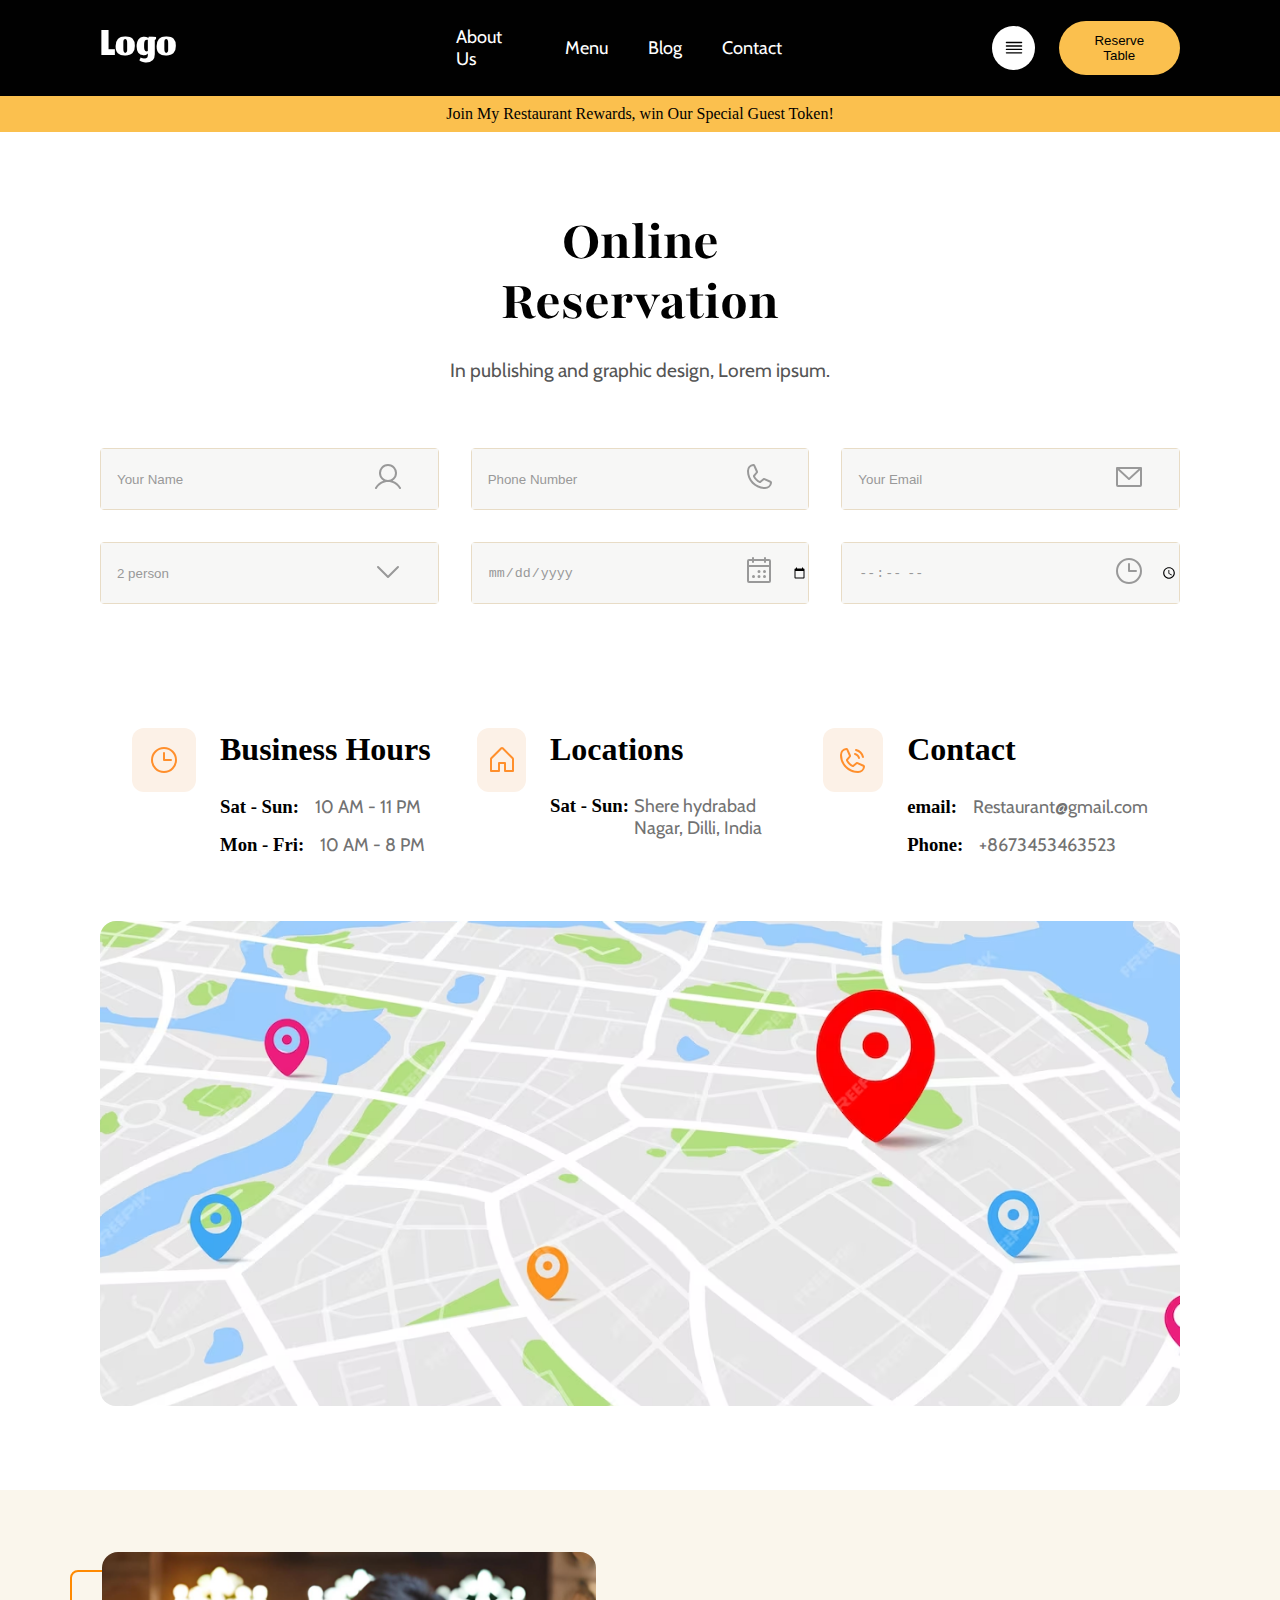
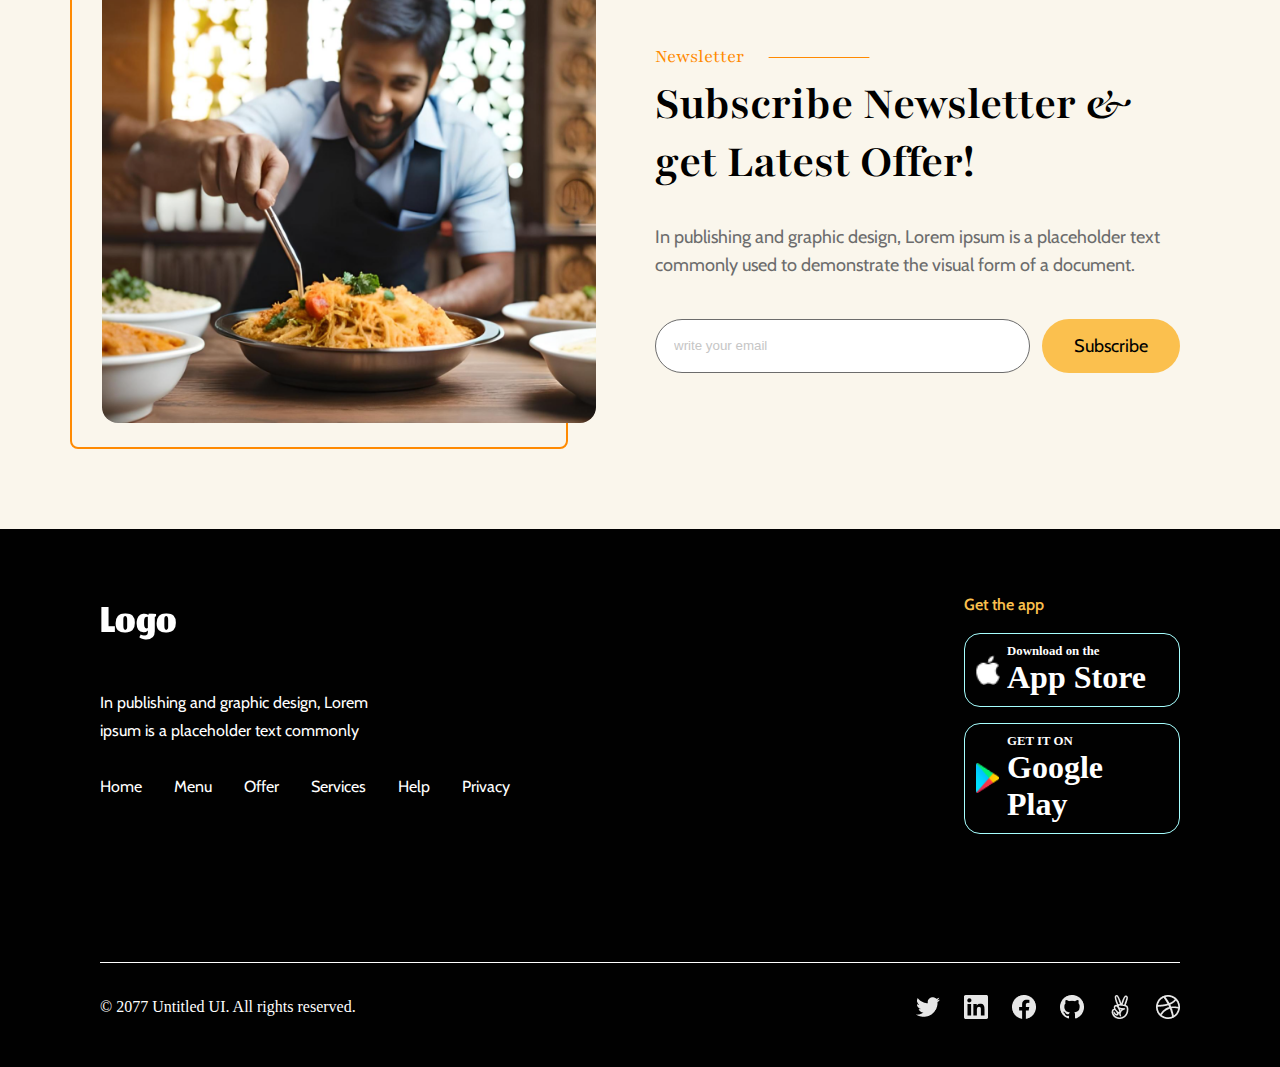
<file: onlineReservation.html>
<!DOCTYPE html>
<html lang="en">
<head>
    <meta charset="UTF-8">
    <meta name="viewport" content="width=device-width, initial-scale=1.0">
    <title>Online Reservation</title>
    <link rel="stylesheet" href="./Styles/onlineReservation.css">
      <!-- jomuhira font -->
      <link rel="preconnect" href="https://fonts.googleapis.com">
      <link rel="preconnect" href="https://fonts.gstatic.com" crossorigin>
      <link href="https://fonts.googleapis.com/css2?family=Jomhuria&display=swap" rel="stylesheet">
      <!-- cabin font -->
      <link rel="preconnect" href="https://fonts.googleapis.com">
      <link rel="preconnect" href="https://fonts.gstatic.com" crossorigin>
      <link
          href="https://fonts.googleapis.com/css2?family=Cabin:ital,wght@0,400..700;1,400..700&family=Jomhuria&display=swap"
          rel="stylesheet">
      <!-- playFair font -->
      <link rel="preconnect" href="https://fonts.googleapis.com">
      <link rel="preconnect" href="https://fonts.gstatic.com" crossorigin>
      <link
          href="https://fonts.googleapis.com/css2?family=Cabin:ital,wght@0,400..700;1,400..700&family=Jomhuria&family=Playfair:ital,opsz,wght@0,5..1200,300..900;1,5..1200,300..900&display=swap"
          rel="stylesheet">
      <!-- satisfy font -->
      <link rel="preconnect" href="https://fonts.googleapis.com">
      <link rel="preconnect" href="https://fonts.gstatic.com" crossorigin>
      <link
          href="https://fonts.googleapis.com/css2?family=Cabin:ital,wght@0,400..700;1,400..700&family=Jomhuria&family=Playfair:ital,opsz,wght@0,5..1200,300..900;1,5..1200,300..900&family=Satisfy&display=swap"
          rel="stylesheet">
      <!-- poppins -->
      <link rel="preconnect" href="https://fonts.googleapis.com">
      <link rel="preconnect" href="https://fonts.gstatic.com" crossorigin>
      <link
          href="https://fonts.googleapis.com/css2?family=Cabin:ital,wght@0,400..700;1,400..700&family=Jomhuria&family=Playfair:ital,opsz,wght@0,5..1200,300..900;1,5..1200,300..900&family=Poppins:ital,wght@0,100;0,200;0,300;0,400;0,500;0,600;0,700;0,800;0,900;1,100;1,200;1,300;1,400;1,500;1,600;1,700;1,800;1,900&family=Satisfy&display=swap"
          rel="stylesheet">
</head>
<body>
    <header class="header-wrapper container">
        <!-- navigation bar added -->
        <nav class=" navigation">
            <!-- list iteam -->
            <div class="left-side">
                <p class="logo font-jomhuria">Logo</p>
                <ul class="list-item font-cabin">
                    <li class="li-style">About Us</li>
                    <li class="li-style">Menu</li>
                    <li class="li-style">Blog</li>
                    <li class="li-style">Contact</li>

                </ul>
            </div>
            <!-- last item -->
            <div class="last-item">
                <div class="svg-dib"><svg xmlns="http://www.w3.org/2000/svg" width="22" height="22" fill="#000"
                        viewBox="0 0 256 256">
                        <path
                            d="M32,64a8,8,0,0,1,8-8H216a8,8,0,0,1,0,16H40A8,8,0,0,1,32,64ZM216,96H40a8,8,0,0,0,0,16H216a8,8,0,0,0,0-16Zm0,40H40a8,8,0,0,0,0,16H216a8,8,0,0,0,0-16Zm0,40H40a8,8,0,0,0,0,16H216a8,8,0,0,0,0-16Z">
                        </path>
                    </svg></div>
                <button class="reverse-btn">Reserve Table</button>
            </div>
        </nav>
    </header>
    <main>
        <section class="header-wrapper">
            <div class="paragraph">
                <p>Join My Restaurant Rewards, win Our Special Guest Token!</p>
            </div>
        </section>
        <!-- online reservation -->
         <section class="online">
          <div class="online-reservation-content container">
            <!-- online reservation upper -->
          <div class="online-reservation-content">
           <h2 class="online-h2">Online <br> Reservation</h2>
           <p class="online-p">In publishing and graphic design, Lorem ipsum.</p>
          </div>
           
          </div>
           <!-- input field  -->
           <div class="input-parent container">
            <!-- input name -->
            <div class="maindiv">
                <input placeholder="Your Name "type="text" class="inputa" name="" id="">
                <svg class="input-img" xmlns="http://www.w3.org/2000/svg" width="32" height="32" fill="#999999" viewBox="0 0 256 256"><path d="M230.92,212c-15.23-26.33-38.7-45.21-66.09-54.16a72,72,0,1,0-73.66,0C63.78,166.78,40.31,185.66,25.08,212a8,8,0,1,0,13.85,8c18.84-32.56,52.14-52,89.07-52s70.23,19.44,89.07,52a8,8,0,1,0,13.85-8ZM72,96a56,56,0,1,1,56,56A56.06,56.06,0,0,1,72,96Z"></path></svg>
            </div>
            <div class="maindiv">
                <input placeholder="Phone Number "type="number" class="inputa" name="" id="">
                <svg class="input-img" xmlns="http://www.w3.org/2000/svg" width="32" height="32" fill="#999999" viewBox="0 0 256 256"><path d="M222.37,158.46l-47.11-21.11-.13-.06a16,16,0,0,0-15.17,1.4,8.12,8.12,0,0,0-.75.56L134.87,160c-15.42-7.49-31.34-23.29-38.83-38.51l20.78-24.71c.2-.25.39-.5.57-.77a16,16,0,0,0,1.32-15.06l0-.12L97.54,33.64a16,16,0,0,0-16.62-9.52A56.26,56.26,0,0,0,32,80c0,79.4,64.6,144,144,144a56.26,56.26,0,0,0,55.88-48.92A16,16,0,0,0,222.37,158.46ZM176,208A128.14,128.14,0,0,1,48,80,40.2,40.2,0,0,1,82.87,40a.61.61,0,0,0,0,.12l21,47L83.2,111.86a6.13,6.13,0,0,0-.57.77,16,16,0,0,0-1,15.7c9.06,18.53,27.73,37.06,46.46,46.11a16,16,0,0,0,15.75-1.14,8.44,8.44,0,0,0,.74-.56L168.89,152l47,21.05h0s.08,0,.11,0A40.21,40.21,0,0,1,176,208Z"></path></svg>
            </div>
            <div class="maindiv">
                <input placeholder="Your Email"type="email" class="inputa" name="" id="">
                <svg class="input-img" xmlns="http://www.w3.org/2000/svg" width="32" height="32" fill="#999999" viewBox="0 0 256 256"><path d="M224,48H32a8,8,0,0,0-8,8V192a16,16,0,0,0,16,16H216a16,16,0,0,0,16-16V56A8,8,0,0,0,224,48ZM203.43,64,128,133.15,52.57,64ZM216,192H40V74.19l82.59,75.71a8,8,0,0,0,10.82,0L216,74.19V192Z"></path></svg>
            </div>
            <div class="maindiv">
                <input placeholder="2 person "type="text" class="inputa" name="" id="">
                <svg class="input-img" xmlns="http://www.w3.org/2000/svg" width="32" height="32" fill="#999999" viewBox="0 0 256 256"><path d="M213.66,101.66l-80,80a8,8,0,0,1-11.32,0l-80-80A8,8,0,0,1,53.66,90.34L128,164.69l74.34-74.35a8,8,0,0,1,11.32,11.32Z"></path></svg>
            </div>
            <div class="maindiv">
                <input placeholder="dd/mm/yy "type="date" class="inputa" name="" id="">
                <svg class="input-img" xmlns="http://www.w3.org/2000/svg" width="32" height="32" fill="#999999" viewBox="0 0 256 256"><path d="M208,32H184V24a8,8,0,0,0-16,0v8H88V24a8,8,0,0,0-16,0v8H48A16,16,0,0,0,32,48V208a16,16,0,0,0,16,16H208a16,16,0,0,0,16-16V48A16,16,0,0,0,208,32ZM72,48v8a8,8,0,0,0,16,0V48h80v8a8,8,0,0,0,16,0V48h24V80H48V48ZM208,208H48V96H208V208Zm-68-76a12,12,0,1,1-12-12A12,12,0,0,1,140,132Zm44,0a12,12,0,1,1-12-12A12,12,0,0,1,184,132ZM96,172a12,12,0,1,1-12-12A12,12,0,0,1,96,172Zm44,0a12,12,0,1,1-12-12A12,12,0,0,1,140,172Zm44,0a12,12,0,1,1-12-12A12,12,0,0,1,184,172Z"></path></svg>
            </div>
            <div class="maindiv">
                <input placeholder="7pm :10pm" type="time" class="inputa" name="" id="">
                <svg class="input-img" xmlns="http://www.w3.org/2000/svg" width="32" height="32" fill="#999999" viewBox="0 0 256 256"><path d="M128,24A104,104,0,1,0,232,128,104.11,104.11,0,0,0,128,24Zm0,192a88,88,0,1,1,88-88A88.1,88.1,0,0,1,128,216Zm64-88a8,8,0,0,1-8,8H128a8,8,0,0,1-8-8V72a8,8,0,0,1,16,0v48h48A8,8,0,0,1,192,128Z"></path></svg>
            </div>
        </div>
         </section>
            <!-- location section -->
        <section class="location ">
            <!-- location upper div -->
            <div class="location-upper container">
                <div class="location-inner-parent">
                    <span class="clock"><svg xmlns="http://www.w3.org/2000/svg" width="32" height="32" fill="#FF8F2C"
                            viewBox="0 0 256 256">
                            <path
                                d="M128,24A104,104,0,1,0,232,128,104.11,104.11,0,0,0,128,24Zm0,192a88,88,0,1,1,88-88A88.1,88.1,0,0,1,128,216Zm64-88a8,8,0,0,1-8,8H128a8,8,0,0,1-8-8V72a8,8,0,0,1,16,0v48h48A8,8,0,0,1,192,128Z">
                            </path>
                        </svg></span>
                    <div>
                        <h2 class="innerText">Business Hours</h2>
                        <div class="time">
                            <h3>Sat - Sun:</h3>
                            <p class="time-h3">10 AM - 11 PM</p>
                        </div>
                        <div class="time">
                            <h3 class="">Mon - Fri:</h3>
                            <p class="time-h3">10 AM - 8 PM</p>
                        </div>
                    </div>
                </div>
                <div class="location-inner-parent">
                    <span class="clock"><svg xmlns="http://www.w3.org/2000/svg" width="32" height="32" fill="#FF8F2C"
                            viewBox="0 0 256 256">
                            <path
                                d="M219.31,108.68l-80-80a16,16,0,0,0-22.62,0l-80,80A15.87,15.87,0,0,0,32,120v96a8,8,0,0,0,8,8h64a8,8,0,0,0,8-8V160h32v56a8,8,0,0,0,8,8h64a8,8,0,0,0,8-8V120A15.87,15.87,0,0,0,219.31,108.68ZM208,208H160V152a8,8,0,0,0-8-8H104a8,8,0,0,0-8,8v56H48V120l80-80,80,80Z">
                            </path>
                        </svg></span>
                    <div>
                        <h2 class="innerText">Locations</h2>
                        <div class="time-2">
                            <h3 class="time-2-h3">Sat - Sun:</h3>
                            <p class="time-2-p">Shere hydrabad Nagar, Dilli, India</p>
                        </div>


                    </div>
                </div>
                <div class="location-inner-parent">
                    <span class="clock"><svg xmlns="http://www.w3.org/2000/svg" width="32" height="32" fill="#FF8F2C"
                            viewBox="0 0 256 256">
                            <path
                                d="M144.27,45.93a8,8,0,0,1,9.8-5.66,86.22,86.22,0,0,1,61.66,61.66,8,8,0,0,1-5.66,9.8A8.23,8.23,0,0,1,208,112a8,8,0,0,1-7.73-5.94,70.35,70.35,0,0,0-50.33-50.33A8,8,0,0,1,144.27,45.93Zm-2.33,41.8c13.79,3.68,22.65,12.54,26.33,26.33A8,8,0,0,0,176,120a8.23,8.23,0,0,0,2.07-.27,8,8,0,0,0,5.66-9.8c-5.12-19.16-18.5-32.54-37.66-37.66a8,8,0,1,0-4.13,15.46Zm81.94,95.35A56.26,56.26,0,0,1,168,232C88.6,232,24,167.4,24,88A56.26,56.26,0,0,1,72.92,32.12a16,16,0,0,1,16.62,9.52l21.12,47.15,0,.12A16,16,0,0,1,109.39,104c-.18.27-.37.52-.57.77L88,129.45c7.49,15.22,23.41,31,38.83,38.51l24.34-20.71a8.12,8.12,0,0,1,.75-.56,16,16,0,0,1,15.17-1.4l.13.06,47.11,21.11A16,16,0,0,1,223.88,183.08Zm-15.88-2s-.07,0-.11,0h0l-47-21.05-24.35,20.71a8.44,8.44,0,0,1-.74.56,16,16,0,0,1-15.75,1.14c-18.73-9.05-37.4-27.58-46.46-46.11a16,16,0,0,1,1-15.7,6.13,6.13,0,0,1,.57-.77L96,95.15l-21-47a.61.61,0,0,1,0-.12A40.2,40.2,0,0,0,40,88,128.14,128.14,0,0,0,168,216,40.21,40.21,0,0,0,208,181.07Z">
                            </path>
                        </svg></span>
                    <div>
                        <h2 class="innerText">Contact</h2>
                        <div class="time">
                            <h3>email:</h3>
                            <p class="time-h3">Restaurant@gmail.com</p>
                        </div>
                        <div class="time">
                            <h3 class="">Phone:</h3>
                            <p class="time-h3">+8673453463523</p>
                        </div>
                    </div>
                </div>
            </div>
            <!-- location img div -->
            <div class="container img-location">
                <img class="img-location-real" src="./img/image 40.png" alt="" srcset="">
            </div>
        </section>
          <!-- newsletter section  -->
          <section class="newsletter ">
            <!-- newsletter left side -->
            <div class="newsletter-parent container">
                <div class="newsletter-left">
                    <div class="newsletter-line">
                        <h2 class="newsletterh2">Newsletter</h2>
                        <svg xmlns="http://www.w3.org/2000/svg" width="102" height="1" viewBox="0 0 102 1" fill="none">
                            <path d="M1 0.5H101" stroke="#FF8A01" stroke-linecap="round" />
                        </svg>
                    </div>
                    <p class="newsletter-text">Subscribe Newsletter <span class="font-playFare">&</span> get Latest
                        Offer!</p>
                    <p class="newsletter-p">In publishing and graphic design, Lorem ipsum is a placeholder text commonly
                        used to demonstrate the visual form of a document.</p>
                    <!-- subscribe  -->
                    <div class="subscribe-parent">
                        <div class="subscripe-input">
                            <input class="inputplaceholder" type="text" placeholder="write your email" name="" id="">
                        </div>
                        <button class="subscribe-btn">Subscribe</button>
                    </div>
                </div>
                <!-- newsletter right side -->
                <div class="newsletter-right">
                    <div class="img-main">
                        <img class="newsletter-right-img" src="./img/hero.png" alt="">
                    </div>
                </div>
            </div>

        </section>
    </main>
      <!-- footer -->
      <footer class="footer">
        <!-- footer content -->
        <div class="container main-footer-content">
            <!-- footer left -->
            <div class="footer-left">
                <h2 class="logoa">Logo</h2>
                <p class="footer-p">In publishing and graphic design, Lorem <br> ipsum is a placeholder text commonly
                </p>
                <div class="footer-ul">
                    <div class="footer-ul-parent">
                        <p>Home</p>
                        <p>Menu</p>
                        <p>Offer</p>
                        <p>Services</p>
                        <p>Help</p>
                        <p>Privacy</p>

                    </div>
                </div>
            </div>
            <!-- foother right -->
            <div class="footer-right">
                <h2 class="get">Get the app</h2>
                <!-- apple -->
                <div class="apple-parent">
                    <div class="apple">
                        <img class="apple" src="./img/Apple logo.png" alt="">
                    </div>
                    <div>
                        <p class="download">Download on the </p>
                        <p class="appstore">App Store</p>
                    </div>
                </div>
                <!-- google -->
                <div class="apple-parent">
                    <div class="apple">
                        <img class="apple" src="./img/Google Play logo.png" alt="">
                    </div>
                    <div>
                        <p class="download">GET IT ON </p>
                        <p class="appstore">Google Play</p>
                    </div>
                </div>
            </div>
        </div>
        <!-- last  -->
        <div class="container last">
            <div class="hr">
                <p class="hr-p">© 2077 Untitled UI. All rights reserved.</p>
                <div class="vactor-container">
                    <img class="vector" src="./img/Vector (1).png" alt="">
                    <img class="vector" src="./img/Group copy.png" alt="">
                    <img class="vector" src="./img/Social icon.png" alt="">
                    <img class="vector" src="./img/Social icon (1).png" alt="">
                    <img class="vector" src="./img/Social icon (2).png" alt="">
                    <img class="vector" src="./img/Social icon (3).png" alt="">
                </div>
            </div>
        </div>
    </footer>
</body>
</html>
</file>
<file: Styles/style.css>
/* common shared code  */
/* *,
::after,
::before {
    border: 1px solid red;
} */

* {
    margin: 0;
    border: 0;
    box-sizing: border-box;
    list-style: none;
    text-decoration: none;
}

.container {
    max-width: 1440px;
    margin: 0 auto;
    padding: 0 100px;
}

img {
    width: 100%;
}

.font-jomhuria {
    font-family: "Jomhuria";
}

.font-cabin {
    font-family: "Cabin";
}

.font-playFare {
    font-family: "Playfair";
}

.font-satisfy {
    font-family: "Satisfy", cursive;
}

.flex {
    display: flex;
}

.justify-between {
    justify-content: space-between;
}

.justify-center {
    justify-content: center;
}

.item-center {
    align-items: center;
}
.relative{
    position: relative;
}
.absolute{
    position: absolute;
}

/* header css here */
.header-wrapper {
    background-color: rgb(253, 251, 247);
}

.navigation {
    padding: 1rem 0 1rem 0;
    gap: 13.13rem;
}

.left-side {
    gap: 14.94rem;
    width: 65%;
}

.list-item {
    justify-content: space-between;
    gap: 2.5rem;
}

.last-item {
    justify-content: flex-end;
    gap: 1.5rem;
    flex-grow: 1;
}

.logo {
    font-size: 4rem;
    font-weight: 400;
    color: rgb(0, 0, 0);
    line-height: 40px;
}

.li-style {
    font-family: cabin;
    font-weight: 400;
    color: rgb(0, 0, 0);
font-size: 18px;
font-weight: 400;
line-height: 22px;
letter-spacing: 0%;
text-align: left;
}

.svg-dib {
    width: 44px;
    height: 44px;
    background-color: rgb(0, 0, 0);
    justify-content: center;
    border-radius: 100%;
}

.reverse-btn {
    padding: 12px 20px 12px 20px;
    column-rule: rgb(0, 0, 0);
    border-radius: 2rem;
    background: rgb(251, 192, 78);
}

.paragraph {
    background-color: rgb(251, 192, 78);
    padding: 0.57rem 0.5rem 0.57rem 0.5rem;
}
.guest{
    border-bottom: 1px solid black;
    color: black;
}

/* cover section css start here */
.cover-wrapper {
    background: url("../img/banner/cover.webp");
    background: linear-gradient(88deg, rgba(0, 0, 0, 0.66) 16.03%, rgba(0, 0, 0, 0.51) 41.34%, rgba(0, 0, 0, 0.00) 56.85%), url("../img/banner/cover.webp") lightgray 50% / cover no-repeat;
   

}

.cover-wrapper-inner {
  padding: 154px 100px 54px 100px; 
  margin: 0 auto;
}

.cover-h2 {
    color: rgb(251, 192, 78);
    font-family: Playfair Display;
    font-size: 18px;
    font-weight: 400;
    line-height: 24px;
    letter-spacing: 0%;
    text-align: left;
    margin-bottom: 6px;
}
.heading-wrapper{
    gap: 24px;
}
.cover-img{
    width: 206px;
}
.cover-h1{
    color: rgb(255, 255, 255);
font-family: Playfair Display;
font-size: 56px;
font-weight: 900;
line-height: 66px;
letter-spacing: 0%;
text-align: left;
margin-bottom: 24px;
width: 47%;
}
.cover-p{
    color: rgb(255, 255, 255);
font-family: Cabin;
font-size: 18px;
font-weight: 400;
line-height: 26px;
letter-spacing: 0%;
text-align: left;
margin-bottom: 48px;
width: 47%;
}
.button-wrapper{
    gap: 24px;
}
.set-btna{
    padding: 14px 28px 14px 28px;
    gap: 8;
    border-radius: 2rem;
    background: rgb(251, 192, 78);
    cursor: pointer;
    color: rgb(0, 0, 0);
    position: relative;
    display: inline-flex;
    overflow: hidden;
}

.search{
    z-index: 1;
    position: relative;
    gap: 3px;
}
.set-btnb{
    padding: 12px 28px 12px 28px;
    gap: 8;
    border-radius: 2rem;
border: 2px solid rgb(242, 189, 87);
border-radius: 32px;

background: rgba(0, 0, 0, 0.4);
  
    cursor: pointer;
    color: #fff;
    gap: 8px;
    position: relative;
    display: inline-flex;
    overflow: hidden;

}
.set-btnb::before{
    content: "";
    position: absolute;
    top: var(--y);
    left: var(--x);
    transform: translate(-50%,-50%);
    width: 0;
    height: 0;
    background: rgb(242, 189, 87);
    border-radius: 50%;
    transition: width 0.5s,height 0.5s;
}
.set-btnb:hover::before{
  width: 300px;
  height: 300px;
}
.mouse{
    bottom: 10px;
    display: flex;
    justify-content: flex-end;
    align-items: flex-end;
    padding: 0 100px 100px 100px;
}
.mouse-img{
    width: 4%;
}
/* cover section css end here */

/* healthy section css here */
.healthy-section {
    padding: 4rem 0 4rem 0;
    border-bottom: 1px dashed rgb(253, 251, 247);
}

.healthy-img {
    width: 5.8rem;
    height: 5.40rem;
}

.healthy-section-header {
    color: rgb(1, 1, 1);
    font-size: 5rem;
    font-weight: 700;
    line-height: 92px;
}

.healthy-section-wrapper {
    width: 924px;
}

.food-span {
    gap: 1.88rem;
}

/* img section wrapper */
.img-section-wrapper {
    gap: 3.5rem;
    margin-top: 4rem;
}

.img-section-img {
    border-radius: 0.625rem;
}

.right-side-wrapper {
    width: 36rem;
    height: 34.19rem;
}

.right-side-content-wrapper {
    flex-direction: column;
    justify-content: flex-start;
    align-items: flex-start;
    gap: 2.5rem;
    margin-right: 4.69rem;
}

.cuisine {
    color: rgb(75, 185, 36);
    font-family: Satisfy;
    font-size: 24px;
    font-weight: 400;
    line-height: 35px;
    letter-spacing: 0%;
    text-align: left;
}

.cuisinea {
    color: rgb(75, 185, 36);
    font-family: Satisfy;
    font-size: 1.5rem;
    font-weight: 400;
    line-height: 2.19rem;
    letter-spacing: 0%;
    text-align: left;
}

.publishing {
    color: rgb(64, 64, 64);
    font-family: Cabin;
    font-size: 24px;
    font-weight: 400;
    line-height: 36px;
    letter-spacing: 0%;
    text-align: justify;
}

.button-div {
    justify-content: flex-start;
    align-items: start;
    gap: 1.6rem;
}

.set-btn {
    gap: 8;
    padding: 0.87rem 1.5rem 0.87rem 1.5rem;
    border-radius: 2rem;
    background: rgb(251, 192, 78);
    cursor: pointer;
    color: rgb(0, 0, 0);
    border: 1px solid rgb(250, 144, 43);
}

.book-btn {
    padding: 0.87rem 1.75rem 0.87rem 1.75rem;
    border: 1px solid rgb(250, 144, 43);
    border-radius: 2rem;
    cursor: pointer;

}

/* review section */
.review-container-wrapper {
    margin-top: 5rem;

}

.review-wrapper {
    gap: 1.25rem;
    border-right: 1px solid rgb(150, 150, 150);
}

.total-review {
    color: rgb(1, 1, 1);
    font-family: Playfair;
    font-size: 2.5rem;
    font-weight: 700;
}

.review-text {
    color: rgb(64, 64, 64);
    font-family: Cabin;
    font-size: 1rem;
    font-weight: 400;
    line-height: 1.5rem;
    letter-spacing: 0%;
    text-align: left;
}

.border {

    margin: 0 1.75rem 0 1.75rem;
}

.hero-elipsis {
    margin-left: 1.75rem;
    width: 3.5rem;
    height: 3.5rem;
    border-radius: 100%;
}

.elipsis-wrapper {
    gap: 0.75rem;
}

/* best food section */
.best-food-section {
    padding: 124px 0 40px 0;
    gap: 111px;
}

.best-left {
    width: 50%;
}

.best-right {
    width: 50%;
}

.food-text {
    color: rgb(0, 0, 0);
    font-family: Playfair;
    font-size:50px;
    font-weight: 700;
    line-height: 60px;
    text-align: left;
    margin-top: 1rem;
    margin-bottom: 4rem;
}

.spicy {
    margin-top: 1.5rem;
    font-family: flayfair Display;
}

.spicy-h2 {
    font-weight: 700;
    font-size: 2rem;
    margin-bottom: 1rem;
    line-height: 46px;
}

.spicy-p {
    font-family: cabin;
    font-weight: 400;
    font-size: 18px;
    color: rgb(108, 108, 108);
    line-height: 30px;
}
.about-btn{
    padding-bottom: 80px;
}

/* slider section */
.slider-section {
    padding: 80px 0;

}

.svg-diva {
    gap: 1.74rem;
}

.svg-dib {
    padding: 0.5rem;
}

.svgDiv {
    display: none;
}

.offer {
    color: rgb(0, 0, 0);
    font-family: Playfair;
    font-size: 50px;
    font-weight: 700;
    line-height: 60px;
    letter-spacing: 0%;
    
}

.right {
    border: 1.5px solid rgb(251, 192, 78);
    width: 43.17px;
    height: 43.17px;
    border-radius: 100%;
}

.left {
    border: 1.5px solid rgb(251, 192, 78);
    background-color: rgb(251, 192, 78);
    width: 43.17px;
    height: 43.17px;
    border-radius: 100%;
}

.lower-img-section {
    margin-top: 4rem;
    gap: 2rem;
}

.left-side-img {
    width: 40%;
    background-image: linear-gradient(0deg, rgba(17, 17, 20, 1) 0%, rgba(17, 17, 20, 0) 100%), url("../img/image\ 24.png");

    background-size: cover;
    background-repeat: no-repeat;
    border-radius: 0.5rem;

}

.left-side-innerdiv {
    margin: 1.5rem;
    border: 5px solid rgb(250, 144, 43);
    border-image: linear-gradient(180deg, rgba(250, 144, 43, 1), rgba(255, 184, 45, 0)) 1;

}

.left-side-content {
    margin-top: 238px;
    margin-left: 1rem;
    position: relative;
}

.arrow {
    position: absolute;
    width: 129.75px;
    height: 108.11px;
    left: 39%;
    right: -132.44%;
    top: 59%;
    bottom: -67.74%;
    /* transform: rotate(-150.56deg); */
}

.lunch-content {
    margin-bottom: 98px;
}

/* right side img slider div */
.right-side-img {
    width: 60%;
    flex-direction: column;
    gap: 2rem;
}

.first-div {
    gap: 1rem;


}

.text-div {
    width: 70%;
    padding: 0.5rem;
}

.dollar {

    gap: 0.5rem;
    font-family: cabin;
    font-weight: 700;
    font-size: 2rem;
}

.rupe {
    font-weight: 700;
    font-size: 2rem;
}

.spicy-club {
    font-family: playfair;
    font-weight: 700;
    font-size: 2rem;
    color: rgb(0, 0, 0);
    margin-bottom: 1.5rem;
    line-height: 46px;
}

.spicy-club-text {
    font-family: cabin;
    font-weight: 400;
    font-size: 1.13rem;
    color: rgb(108, 108, 108);
    line-height: 2rem;
}

.lunch-time {
    color: rgb(255, 191, 94);
    font-family: playfair;
    font-size: 2.5rem;
    font-weight: 900;
    line-height: 4rem;
}

.off {
    color: rgb(255, 255, 255);
    font-size: 3.5rem;
    line-height: 4rem;
    font-family: poppins;
    font-weight: 900;
    text-shadow: 0px 3px 6px rgba(0, 0, 0, 0.45);
}

.reservation {
    padding: 0.75rem 1.5rem 0.75rem 1.5rem;
    border-radius: 2rem;
    background-color: rgb(251, 192, 78);
    color: rgb(0, 0, 0);
    font-family: cabin;
    font-size: 1.1rem;
    font-weight: 400;
    text-align: cente
}

/* online reservation section */
.online-reservation {
    margin-top: 5rem;
    background-image: url("../img/Rectangle\ 7.png");

}

.online-reservation-content {
    padding-top: 5.25rem;
    padding-bottom: 5.25rem;
    color: #fff;
}

.online {
    font-family: playfair;
    font-weight: 700;
    font-size: 3.12rem;
    margin-bottom: 5rem;
}

.input-parent {
    display: grid;
    grid-template-columns: repeat(3, 1fr);
    gap: 2rem;
    margin-bottom: 3rem;

}

.maindiv {
    position: relative;
    width: 100%;
    border: 1px solid rgb(97, 97, 97);
    border-radius: 4px;
    background: rgba(123, 123, 123, 0.5);
    /* height: 3.75rem; */
}

.inputa {
    background: rgba(123, 123, 123, 0.5);
    height: 3.75rem;
    width: 100%;
    padding: 18px 0 18px 16px;
    color: #fff;

}

input::placeholder {
    color: #fff;
}

.input-img {
    position: absolute;
    right: 0;
    top: 20%;
    right: 10%;
}

/* service reservation parent */

.submit-reservation {
    border-radius: 3rem;
    background-color: rgb(251, 192, 78);
    padding: 1.25rem 3rem;
    color: rgb(0, 0, 0);
    font-family: cabin;
    font-size: 1.2rem;
    line-height: 24px;
}

/* location section */
.location {
    margin: 7.75rem 0 5rem 0;
}

.location-upper {
    padding: 0 132px;

}

.location-inner-parent {
    gap: 1.5rem;
    width: 32%;
}

.clock {
    height: 64px;
    width: 64px;
    border-radius: 12px;
    background: rgb(252, 241, 231);
}

.innerText {
    color: rgb(0, 0, 0);
    font-family: plafair Display;
    font-size: 2rem;
    font-weight: 700;
    line-height: 43px;
    margin-bottom: 1.5rem;
}

.time {
    gap: 16px;
    margin-bottom: 14px;
}

.time-2 {
    width: 100%;
}

.time-2-h3 {
    width: 50%;
}

.time-2-p {
    color: rgb(114, 114, 114);
    font-family: Cabin;
    font-size: 1.13rem;
    font-weight: 400;
    text-align: left;
}

.time-h3 {
    color: rgb(114, 114, 114);
    font-family: Cabin;
    font-size: 1.13rem;
    font-weight: 400;
    line-height: 24px;
    letter-spacing: 0%;
    text-align: left;
}

.img-location {
    margin-top: 3.13rem;


}

.img-location-real {
    border-radius: 1rem;


}

/* newslettersection css here */
.newsletter {
    padding-bottom: 5rem;
    padding-top: 5rem;
}

.newsletter-parent {
    gap: 3.56rem;
}

.newsletter-left {
    width: 50%;
}

.newsletter-right {
    width: 50%;
}

.img-main {
    border: 2.5px solid rgb(255, 138, 1);
    border-radius: 8px;
    transform: translate(-30px);
}

.newsletter-right-img {
    border-radius: 1rem;
    transform: translate(30px, -20px);
}

.newsletter-text {
    margin-top: 6px;
    margin-bottom: 2rem;
    font-family: playfair;
    font-weight: 700;
    font-size: 3rem;
}

.and {
    font-family: playfair;
}

.newsletter-p {
    color: rgb(108, 108, 108);
    font-family: Cabin;
    font-size: 1.13rem;
    font-weight: 400;
    line-height: 28px;
    letter-spacing: 0%;
    text-align: left;
}

.subscribe-parent {
    margin-top: 2.5rem;
    gap: 12px;
}

.subscripe-input {
    border: 1px solid rgb(108, 108, 108);
    border-radius: 32px;
    padding: 1rem 11rem 1rem 1rem;
    color: black;
    font-family: Cabin;
    font-size: 0.88rem;
    font-weight: 400;
    text-align: center;
}

.inputplaceholder::placeholder {
    color: rgb(198, 198, 198);
}

.subscribe-btn {
    border-radius: 32px;
    padding: 1rem 2rem 1rem 2rem;
    background: rgb(251, 192, 78);
    color: rgb(0, 0, 0);
    font-family: cabin;
    font-size: 1.13rem;
    text-align: center;
}

/* footer section added */
.footer {
    margin-top: 5rem;
    background-color: rgb(1, 1, 1);
}

.main-footer-content {
    padding: 4rem 6.25rem 3rem 6.25rem;
    color: #fff;
    margin-bottom: 4rem;

}

.footer-left {
    width: 80%;
}

.footer-right {
    width: 20%;
}

.logoa {
    font-size: 4rem;
    font-weight: 400;
    color: #fff;
    font-family: jomhuria;
    margin-bottom: 2rem;
}

.footer-p {
    font-family: cabin;
    font-weight: 400;
    font-size: 1.13;
    color: rgb(255, 255, 255);
    line-height: 1.75rem;
}

.footer-ul {
    margin-top: 2rem;
}

.footer-ul-parent {
    align-items: start;
    gap: 2rem;
    font-family: cabin;
}

.get {
    color: rgb(251, 192, 78);
    font-family: Cabin;
    font-size: 1rem;
    font-weight: 600;
    line-height: 24px;
    letter-spacing: 0%;
    text-align: left;
    margin-bottom: 1rem;
}

.apple-parent {

    border: 1px solid rgb(166, 1666, 1666);
    padding: 10px;
    gap: 7px;
    border-radius: 1rem;
    margin-bottom: 1rem;
}

.apple {
    width: 25px;
    height: 30px;
    gap: 7px;

}

.appstore {
    font-size: 2rem;
    font-weight: 700;
}

.download {
    font-size: 0.8rem;
    font-weight: 700;
}

.hr {
    border-top: 1px solid white;
    color: #fff;
    padding-top: 2rem;
    display: flex;
    align-items: center;
}

.hr-p {
    width: 80%;
}

.vactor-container {
    display: flex;
    justify-content: space-between;
    align-items: center;
    gap: 24px;
}

.vector {
    width: 24px;
}

.last {
    padding-bottom: 48px;
}



/* for mobile responsive device */
@media only screen and (max-width:600px) {
/* 
    *,
    ::after,
    ::before {
        border: 1px solid red;
    } */

    .container {
        max-width: 90%;
        margin: 0 auto;
        padding: 0 0.2rem 0 0.2rem;
    }

    /* header css here */
    .header-wrapper {
        background-color: rgb(253, 251, 247);
    }

    .navigation {
        padding: 1rem 0 1rem 0;
        display: flex;
        justify-content: space-between;
        align-items: center;
        gap: 1rem;
    }

    .left-side {
        display: flex;
        justify-content: space-between;

    }

    .list-item {
        display: none;
    }

    .last-item {
        display: flex;
        justify-content: flex-end;
        align-items: center;
        gap: 1.5rem;
        flex-grow: 1;
    }

    .logo {
        color: rgb(0, 0, 0);
        font-family: Jomhuria;
        font-size: 2rem;
        font-weight: 400;
        line-height: 20.74px;
        letter-spacing: 0%;
        text-align: left;
    }



    .svg-dib {
        display: none;
    }

    .reverse-btn {
        padding: 6px 12px 6px 12px;
        justify-content: center;
        font-size: 10px;
        font-weight: 400;
        line-height: 12.01px;
    }


    .paragraph {
        text-align: center;
        font-size: 8px;
    }
  /* cover section css start here */
.cover-wrapper {
    background: url("../img/banner/cover.webp");
    background: linear-gradient(88deg, rgba(0, 0, 0, 0.66) 16.03%, rgba(0, 0, 0, 0.51) 41.34%, rgba(0, 0, 0, 0.00) 56.85%), url("../img/banner/cover.webp") lightgray 50% / cover no-repeat;
   

}

.cover-wrapper-inner {
  padding: 15px; 
  width: 100%;
  margin: 0;
}

.cover-h2 {
    color: rgb(251, 192, 78);
    font-family: Playfair Display;
    font-size: 17px;
    font-weight: 400;
    line-height: 20px;
    letter-spacing: 0%;
    text-align: left;
    margin-bottom: 6px;
}
.heading-wrapper{
    gap:6px;
    flex-direction: column;
    align-items: self-start;

   
}
.cover-img{
    width: 100px;
}
.cover-h1{
    color: rgb(255, 255, 255);
font-family: Playfair Display;
font-size: 40px;
font-weight: 900;
line-height: 45px;
letter-spacing: 0%;
text-align: left;
margin-bottom: 20px;
width: 100%;
}
.cover-p{
    color: rgb(255, 255, 255);
font-family: Cabin;
font-size: 18px;
font-weight: 400;
line-height: 26px;
letter-spacing: 0%;
text-align: left;
margin-bottom: 25px;
width: 100%;
}
.button-wrapper{
    gap: 24px;
}
.set-btna{
    padding: 14px 20px 14px 20px;
    gap: 8;
    border-radius: 2rem;
    background: rgb(251, 192, 78);
    cursor: pointer;
    color: rgb(0, 0, 0);
}
.set-btnb{
    padding: 12px 28px 12px 28px;
    gap: 8;
    border-radius: 2rem;
border: 2px solid rgb(242, 189, 87);
border-radius: 32px;

background: rgba(0, 0, 0, 0.4);
  
    cursor: pointer;
    color: #fff;
    gap: 8px;
}
.mouse{
    bottom: 10px;
    justify-content: center;
    align-items: center;
    padding: 5px 5px 5px 5px;
}
.mouse-img{
    width: 10%;
}
    /* healthy section css here */
    .healthy-section {
        border-bottom: 1px dashed rgb(253, 251, 247);
        background-color: rgb(253, 251, 247);
        padding: 2.75rem 0 2.75rem 0;
        margin: 0;

    }

    .healthy-img {
        display: none;
    }

    .healthy-section-header {
        font-size: 2rem;
        font-weight: 800;
        width: 100%;
        text-align: left;
        line-height: 43px;

    }


    .healthy-section-wrapper {
        width: 100%;
    }

    .food-span {
        display: inline;
    }

    /* img section wrapper */
    .img-section-wrapper {
        display: flex;
        flex-direction: column-reverse;
        justify-content: space-between;
        align-items: center;
        gap: 1.5rem;
        margin-top: 13.23px;
        padding-bottom: 1.37rem;
    }

    .img-section-img-container {
        position: relative;
        width: 100%;
        height: 416px;
        overflow: hidden;
        border-radius: 0.625rem;
    }

    .img-section-img {
        height: 416px;
        position: absolute;
        margin-top: 24px;
        scale: 160%;
        top: 100px;
    }

    .right-side-wrapper {
        width: 100%;
        height: 100%;

    }

    .right-side-content-wrapper {
        display: flex;
        flex-direction: column;
        justify-content: flex-start;
        align-items: flex-start;
        gap: 1rem;
        margin-right: 10px;
    }

    .cuisine {
        display: none;
    }

    .publishing {
        font-size: 0.8rem;
        line-height: 13px;

    }

    .button-div {
        display: flex;
        justify-content: flex-start;
        align-items: start;
        gap: 1rem;
    }

    .set-btn {
        gap: 8;
        padding: 11.03px 20.47px 11.03px 20.47px;
        color: rgb(0, 0, 0);
        font-size: 15.44px;
        font-weight: 400;
    }

    .book-btn {
        padding: 11.03px 26.47px 11.03px 26.47px;
        font-size: 15.44px;
        font-weight: 400px;
        background-color: white;
        color: rgb(255, 143, 44);

    }

    /* review section */
    .review-container-wrapper {
        justify-content: start;
        align-items: center;
        flex-direction: column;
        margin: 26.47px 0 26.67px 0;
        gap: 20px;

    }

    .svg-div {
        display: none;
    }

    .svgDiv {
        display: block;
        width: 14px;
        height: 24px;
    }

    .review-wrapper {
        display: flex;
        gap: 22.06px;
        border-bottom: 1px solid rgb(150, 150, 150);
        border-right: none;
        align-items: center;
        width: 100%;
        gap: 22.06px;
        justify-content: start;
    }

    .total-review {
        font-family: Playfair;
        font-size: 28px;
    }

    .review-text {
        font-family: Cabin;
        font-size: 13.23px;
        font-weight: 400;
        padding: 11px 0 11px 0;
    }

    .border {
        margin: 0 1.75rem 0 1.75rem;
    }

    .hero-elipsis {
        margin-left: 0rem;
        width: 40px;
        height: 40px;
    }

    .elipsis-wrapper {
        justify-content: start;
        gap: 13.23;
        padding: 4px 0 4px 0;
    }

    .elepsis-text {
        font-size: 13.23px;
    }


    /* best food section mobile css here */
    .best-food-section {
        padding: 40px 4px 40px 4px;
        display: flex;
        justify-content: space-between;
        flex-direction: column;
        gap: 2rem;
    }

    .cuisinea {
        color: rgb(75, 185, 36);
        font-family: Satisfy;
        font-size: 14.31px;
        font-weight: 400;
        line-height: 24px;
        letter-spacing: 0%;
        text-align: left;
        display: block;
    }

    .best-left {
        width: 100%;
    }

    .best-right {
        width: 100%;
    }

    .food-text {
        color: rgb(0, 0, 0);
        font-family: Playfair;
        font-size: 24px;
        font-weight: 700;
        line-height: 2rem;
        text-align: left;
        margin-top: 1rem;
        margin-bottom: 9.54px;
    }

    .spicy {
        margin-top: 1rem;
        font-family: flayfair Display;
    }

    .spicy-h2 {
        font-weight: 700;
        font-size: 1rem;
        margin-bottom: 0.9rem;
    }

    .spicy-p {
        font-family: cabin;
        font-weight: 400;
        font-size: 10.79px;
        line-height: 17.83px;
        color: rgb(108, 108, 108);
    }

    .about-btn {
        display: flex;
        justify-content: center;
        align-items: center;
       

    }


    /* slider section */
    .slider-section {
        padding: 40px 0;

    }

    .offer-wrapper {
        display: flex;
        justify-content: space-between;
        align-items: center;
        padding: 14.5px 16px;
    }

    .svg-diva {
        display: flex;
        justify-content: space-between;
        align-items: center;
        gap: 27.83px;
    }

    .offer {
        color: rgb(0, 0, 0);
        font-family: Playfair;
        font-size: 1.3rem;
        font-weight: 700;
        line-height: 1.75rem;
        letter-spacing: 0%;
        text-align: center;
    }

    .right {
        border: 1.5px solid rgb(251, 192, 78);
        width: 43.17px;
        height: 43.17px;
        border-radius: 100%;
        display: flex;
        align-items: center;
        justify-content: center;
    }

    .left {
        border: 1.5px solid rgb(251, 192, 78);
        background-color: rgb(251, 192, 78);
        width: 43.17px;
        height: 43.17px;
        border-radius: 100%;
        display: flex;
        align-items: center;
        justify-content: center;
    }

    .lower-img-section {
        margin-top: 1.4rem;
        display: flex;
        justify-content: space-between;
        gap: 1rem;
        flex-direction: column;
    }

    .left-side-img {
        width: 100%;
        background-image: linear-gradient(0deg, rgba(17, 17, 20, 1) 0%, rgba(17, 17, 20, 0) 100%), url("../img/image\ 24.png");

        background-size: cover;
        background-repeat: no-repeat;
        border-radius: 0.5rem;
        height: 450px;

    }

    .left-side-innerdiv {
        margin: 24px 0 0 0;
        border: 5px solid rgb(255, 222, 159);
        border-image: linear-gradient(180deg, rgba(250, 144, 43, 1), rgba(255, 184, 45, 0)) 1;

    }

    .left-side-content {
        margin-top: 100px;
        margin-left: 1rem;
        position: relative;
    }

    .arrow {
        position: absolute;
        width: 129.75px;
        height: 108.11px;
        left: 50%;
        right: -132.44%;
        top: 40.74%;
        bottom: -67.74%;
        /* transform: rotate(-150.56deg); */
    }

    .lunch-content {
        margin-bottom: 20px;
    }

    .reservation {
        padding: 0.75rem 1.5rem 0.75rem 1.5rem;
        border-radius: 2rem;
        background-color: rgb(251, 192, 78);
        color: rgb(0, 0, 0);
        font-family: cabin;
        font-size: 1.1rem;
        font-weight: 400;
        text-align: center;
        margin: 40px 0 40px 0;
    }

    /* right side img slider div */
    .right-side-img {
        width: 100%;
        display: flex;
        flex-direction: column;
        justify-content: space-between;
        gap: 1rem;
        height: 100%;
        margin-top: 2rem;
    }

    .first-div {
        display: flex;
        justify-content: space-between;
        gap: 1rem;


    }

    .text-div {
        width: 100%;
        padding: 0rem;
    }

    .dollar {
        display: flex;
        justify-content: space-between;
        gap: 0.2rem;
        font-family: cabin;
        font-weight: 700;
        font-size: 1rem;
    }

    .rupe {
        font-weight: 700;
        font-size: 0.5rem;
    }

    .rupe-svg {
        width: 26px;
        height: 24px;
    }

    .spicy-club {
        font-family: playfair;
        font-weight: 700;
        font-size: 1rem;
        color: rgb(0, 0, 0);
        margin-bottom: 0.2rem;
        padding: 3px;
    }

    .spicy-club-text {
        font-family: cabin;
        font-weight: 400;
        font-size: 12px;
        color: rgb(108, 108, 108);
        line-height: 15px;
        padding: 3px;
    }

    .lunch-time {
        color: rgb(255, 191, 94);
        font-family: playfair;
        font-size: 2.5rem;
        font-weight: 900;
        line-height: 4rem;
    }

    .off {
        color: rgb(255, 255, 255);
        font-size: 3.5rem;
        line-height: 4rem;
        font-family: poppins;
        font-weight: 900;
        text-shadow: 0px 3px 6px rgba(0, 0, 0, 0.45);
    }

    /* online reservation section */
    .online-reservation {
        margin-top: 2rem;
        background-image: url("../img/Rectangle\ 7.png");

    }

    .online-reservation-content {
        padding-top: 1rem;
        padding-bottom: 1rem;
        color: #fff;
    }

    .online {
        font-family: playfair;
        font-weight: 700;
        font-size: 1.5rem;
        margin-bottom: 2rem;
    }

    .input-parent {
        display: grid;
        grid-template-columns: repeat(1, 1fr);
        gap: 1rem;
        margin-bottom: 3rem;

    }

    .maindiv {
        position: relative;
        width: 100%;
        border: 1px solid rgb(97, 97, 97);
        border-radius: 4px;
        background: rgba(123, 123, 123, 0.5);
        /* height: 3.75rem; */
    }

    .inputa {
        background: rgba(123, 123, 123, 0.5);
        height: 3.75rem;
        width: 100%;
        padding: 18px 0 18px 16px;
        color: #fff;

    }

    input::placeholder {
        color: #fff;
    }

    .input-img {
        position: absolute;
        top: 32%;
        right: 10%;
        width: 26.54px;
        height: 20.54px;
    }

    /* service reservation parent */
    .submit-reservation-parent {
        display: flex;
        justify-content: center;
        align-items: center;
    }

    .submit-reservation {
        border-radius: 3rem;
        background-color: rgb(251, 192, 78);
        padding: 14.34px 34.43px 14.34px 34.43px;
        color: rgb(0, 0, 0);
        font-family: cabin;
        font-size: 12.91px;
        line-height: 24px;
    }

    /* location section */
    .location {
        margin: 40px 0 40px 0;
    }

    .location-upper {
        display: flex;
        justify-content: space-between;
        padding: 30px 10px;
        flex-direction: column;
        gap: 24px;

    }

    .location-special {
        width: 80%;
    }

    .location-special-a {
        width: 0%;
    }

    .location-inner-parent {
        display: flex;
        gap: 24px;
        width: 100%;

    }

    .clock {
        height: 64px;
        width: 64px;
        border-radius: 12px;
        background: rgb(252, 241, 231);
        display: flex;
        justify-content: center;
        align-items: center;
    }

    .innerText {
        color: rgb(0, 0, 0);
        font-family: plafair Display;
        font-size: 22px;
        font-weight: 700;
        line-height: 43px;
        margin-bottom: 1.5rem;
    }

    .time {
        display: flex;
        gap: 16px;
        align-items: center;
        margin-bottom: 14px;
        font-size: 18px;
    }

    .time-2 {
        display: flex;
        width: 100%;
    }

    .time-2-h3 {
        width: 50%;
    }

    .time-2-p {
        color: rgb(114, 114, 114);
        font-family: Cabin;
        font-size: 12px;
        font-weight: 400;
        text-align: left;
    }

    .time-h3 {
        color: rgb(114, 114, 114);
        font-family: Cabin;
        font-size: 12px;
        font-weight: 400;
        line-height: 24px;
        letter-spacing: 0%;
        text-align: left;
    }

    .img-location {
        height: 500px;
        position: relative;
        overflow: hidden;
        border-radius: 1rem;
        margin: 0 auto;
        width: 343px;
        padding: 1.63rem 0 1.63rem 0;
    }

    .img-location-real {
        border-radius: 1rem;
        position: absolute;
        scale: 180%;
        height: 600px;
        left: 40%;
    }

    /* newslettersection css here */
    .newsletter {
        padding: 40px 20px 40px 20px;
        background: rgb(252, 249, 242);
    }

    .newsletter-parent {
        display: flex;
        justify-content: space-between;
        align-items: center;
        gap: 2.56rem;
        flex-direction: column;
    }

    .newsletter-left {
        width: 100%;
    }

    .newsletter-right {
        width: 100%;
    }

    .img-main {
        border: none;
        border-radius: 8px;
        transform: translate(-30px);
    }

    .newsletter-right-img {
        border-radius: 1rem;
        transform: translate(30px, -20px);
    }

    .newsletter-text {
        color: rgb(0, 0, 0);
        font-family: Playfair;
        font-size: 24px;
        font-weight: 700;
        line-height: 27.85px;
        letter-spacing: 0%;
        text-align: left;
        margin-bottom: 14.85px;
    }

    .newsletter-p {
        color: rgb(108, 108, 108);
        font-family: Cabin;
        font-size: 8.35px;
        font-weight: 400;
        line-height: 13px;
        letter-spacing: 0%;
        text-align: left;
        margin-bottom: 19px;
    }

    .subscribe-parent {
        display: flex;
        margin-top: 0rem;
        gap: 12px;
    }

    .subscripe-input {
        border: 1px solid rgb(108, 108, 108);
        border-radius: 14.85px;
        padding: 7.43px 82.61px 7.43px 10px;
        font-size: 0.88rem;
        width: 60%;
        background-color: #fff;
    }

    .inputplaceholder::placeholder {
        color: rgb(198, 198, 198);
    }

    .subscribe-btn {
        border-radius: 14.85px;
        padding: 7.43px 14.85px 7.43px 14.85px;
        background: rgb(251, 192, 78);
        color: rgb(0, 0, 0);
        font-family: cabin;
        font-size: 8.35px;
        text-align: center;
        width: 97px;
    }

    /* footer section added */
    .footer {
        padding: 40px 0 40px 0;
        margin-top: 0rem;
    }

    .main-footer-content {
        padding: 0 20.27px 0 20.27px;
        color: #fff;
        display: flex;
        justify-content: center;
        align-items: center;
        flex-direction: column;
        margin-bottom: 1rem;

    }

    .footer-left {
        width: 100%;
    }

    .footer-right {
        width: 100%;
        display: flex;
        justify-content: center;
        align-items: center;
        flex-direction: column;
        margin-top: 2rem;
    }

    .logoa {
        font-size: 65px;
        font-weight: 400;
        color: #fff;
        font-family: jomhuria;
        margin-bottom: 2rem;
        text-align: center;
    }

    .footer-p {
        font-size: 1.02rem;
        text-align: center;
    }

    .footer-ul {
        margin-top: 2rem;
    }

    .footer-ul-parent {
        gap: 1rem;
        font-family: cabin;
        flex-direction: column;
        justify-content: center;
        align-items: center;
    }

    .apple-parent {

        border: 1px solid rgb(166, 1666, 1666);
        padding: 10px;
        display: flex;
        gap: 7px;
        align-items: center;
        border-radius: 1rem;
        margin-bottom: 1rem;
        width: 150px;
    }

    .apple {
        width: 25px;
        height: 30px;
        display: flex;
        gap: 7px;

    }

    .appstore {
        font-size: 1rem;
        font-weight: 700;
    }

    .download {
        font-size: 0.8rem;
        font-weight: 700;
    }

    .hr {
        border-top: 1px solid white;
        color: #fff;
        padding-top: 2rem;
        display: flex;
        align-items: center;
        flex-direction: column;
        gap: 32px;
    }

    .hr-p {
        width: 80%;
    }

    .vactor-container {
        display: flex;
        justify-content: space-between;
        align-items: center;
        gap: 24px;

    }

    .vector {
        width: 24px;
    }

    .last {
        padding-bottom: 48px;
        text-align: center;
    }




}


@media only screen and (min-width:601px) and (max-width:768px) {
    .container {
        max-width: 95%;
        margin: 0 auto;
        padding: 0 0.8rem 0 0.8rem;
    }

    .list-item {
        display: none;
    }

    .navigation {
        gap: 0px;
    }
 /* cover section css start here */


.cover-wrapper-inner {
  padding: 15px 40px 15px 40px; 
  width: 90%;
  margin: 0;
}

.cover-h2 {
    font-size: 15px;
    line-height: 20px;
    margin-bottom: 6px;
}
.cover-img{
    width: 100px;
}
.cover-h1{
font-size: 55px;
line-height: 60px;
margin-bottom: 20px;
width: 100%;

}
.cover-p{
font-size: 18px;
line-height: 26px;
margin-bottom: 25px;
width: 100%;
}
.mouse{
    bottom: 10px;
    justify-content: flex-end;
    align-items: flex-end;
    padding: 5px 5px 5px 5px;
}
.mouse-img{
    width: 5%;
}
    /* img section */
    .healthy-section-header {
        font-size: 3rem;
    }

    .healthy-section-wrapper {
        width: 100%;
    }

    .img-section-wrapper {
        display: flex;
        justify-content: space-between;
        align-items: center;
        gap: 1.5rem;
        margin-top: 4rem;
        flex-direction: column;
    }

    .right-side-wrapper {
        height: 100%;
    }

    /* bestfood-section */
    .best-food-section {
        padding: 4rem 1rem 4rem 1rem;
        display: flex;
        justify-content: space-between;
        gap: 3rem;
        flex-direction: column;
    }

    .best-left {
        width: 100%;
    }

    .best-right {
        width: 100%;
    }

    /* our daily offer section */
    .left-side-img {
        width: 100%;
        margin: 64px 0 64px 0;
    }

    .right-side-img {
        width: 100%;
    }

    .lower-img-section {
        flex-direction: column;
    }

    .slider-section {
        padding: 64px 0;
    }

    .online-reservation {
        margin-top: 4rem;
        padding: 2rem 0;
    }

    .input-parent {
        grid-template-columns: repeat(2, 1fr);
    }

    .arrow {
        left: 20%;
    }

    /* location */
    .location {
        margin: 5rem 0 5rem 0;
    }

    .location-upper {
        flex-direction: column;
        gap: 3rem;
    }

    .location-inner-parent {
        width: 100%;
        gap: 3rem;
    }

    .img-location-real {
        margin-top: 4rem;
    }

    /* newsletter parent */
    .newsletter-parent {
        flex-direction: column;
        align-items: start;
        gap: 5rem;
        margin: 4rem 0 4rem 0;
    }

    .newsletter-left {
        width: 100%;
    }

    .newsletter-right {
        width: 100%;
    }

    /* footer */
    /* footer section added */
    .footer {
        padding: 40px 0 40px 0;
        margin-top: 0rem;
    }

    .main-footer-content {
        padding: 0 20.27px 0 20.27px;
        color: #fff;
        display: flex;
        justify-content: center;
        align-items: center;
        flex-direction: column;
        margin-bottom: 1rem;

    }

    .footer-left {
        width: 100%;
    }

    .footer-right {

        margin: 0 auto;
        margin-top: 2rem;
        display: flex;
        justify-content: center;
        align-items: center;
        flex-direction: column;
    }

    .logoa {
        font-size: 65px;
        font-weight: 400;
        color: #fff;
        font-family: jomhuria;
        margin-bottom: 2rem;
        text-align: center;
    }

    .footer-p {
        font-size: 1.02rem;
        text-align: center;
    }

    .footer-ul {
        margin-top: 2rem;
    }

    .footer-ul-parent {
        gap: 1rem;
        font-family: cabin;
        flex-direction: row;
        justify-content: center;
        align-items: center;
    }

    .apple-parent {

        border: 1px solid rgb(166, 1666, 1666);
        padding: 10px;
        display: flex;
        gap: 7px;
        align-items: center;
        border-radius: 1rem;
        margin-bottom: 1rem;
        width: 150px;
    }

    .apple {
        width: 25px;
        height: 30px;
        display: flex;
        gap: 7px;

    }

    .appstore {
        font-size: 1rem;
        font-weight: 700;
    }

    .download {
        font-size: 0.8rem;
        font-weight: 700;
    }

    .hr {
        border-top: 1px solid white;
        color: #fff;
        padding-top: 2rem;
        display: flex;
        align-items: center;

        gap: 32px;
    }

    .hr-p {
        width: 80%;
    }

    .vactor-container {
        display: flex;
        justify-content: space-between;
        align-items: center;
        gap: 24px;

    }

    .vector {
        width: 24px;
    }

    .last {
        padding-bottom: 48px;
    }

}

/* for responsive laptop device */
@media (min-width: 769px) and (max-width: 1024px) {
    .container {
        max-width: 90%;
        margin: 0 auto;
        padding: 0 1.5rem 0 1.5rem;
    }

    .navigation {
        gap: 8rem;
    }

    .list-item {
        padding: 0;
    }

    .left-side {
        gap: 10rem;
        width: 100%;
    }

    .cover-wrapper-inner {
        padding: 25px 50px 25px 50px; 
        margin: 0;
      }
      
      .cover-h2 {
          font-size: 15px;
          line-height: 20px;
          margin-bottom: 6px;
      }
      .cover-img{
          width: 100px;
      }
      .cover-h1{
      font-size: 55px;
      line-height: 69px;
      margin-bottom: 20px;
      width: 70%;
      }
      .cover-p{
      font-size: 18px;
      line-height: 36px;
      margin-bottom: 25px;
      width: 70%;
      }
      .mouse{
        bottom: 10px;
        justify-content: flex-end;
        align-items: flex-end;
        padding: 5px 5px 5px 5px;
    }
    .mouse-img{
        width: 5%;
    }
    .healthy-section-wrapper {
        width: 100%;
    }

    .img-section-wrapper {
        flex-direction: column;
        align-items: start;
        padding-bottom: 1rem;

    }

    .review-container-wrapper {
        margin-top: 0px;
    }

    /* best food section */
    .best-food-section {
        padding: 5rem 0 5rem 0;
    }

    .left-side-img {
        width: 100%;
        margin: 64px 0 64px 0;
    }

    .right-side-img {
        width: 100%;
    }

    .lower-img-section {
        flex-direction: column;
    }

    .arrow {
        left: 15%;
    }

    .left-side-content {
        margin-top: 150px;
        margin-bottom: 50px;
    }

    .slider-section {
        padding: 64px 0 64px 0;
    }

    /* online reservation */
    .online-reservation {
        margin-top: 0px;
        padding: 40px 0 40px 0;
    }

    .input-parent {
        grid-template-columns: repeat(2, 1fr);
    }

    /* location */
    /* location */
    .location {
        margin: 5rem 0 5rem 0;
    }

    .location-upper {
        flex-direction: column;
        gap: 3rem;
    }

    .location-inner-parent {
        width: 100%;
        gap: 3rem;
    }

    .img-location-real {
        margin-top: 4rem;
    }

    /* newsletter parent */
    .newsletter-parent {
        flex-direction: column;
        align-items: start;
        gap: 5rem;
        margin: 4rem 0 4rem 0;
    }

    .newsletter-left {
        width: 100%;
    }

    .newsletter-right {
        width: 100%;
    }

    /* footer */
    /* footer section added */
    .footer {
        padding: 40px 0 40px 0;
        margin-top: 0rem;
    }

    .main-footer-content {
        padding: 0 20.27px 0 20.27px;
        color: #fff;
        display: flex;
        justify-content: center;
        align-items: center;
        flex-direction: column;
        margin-bottom: 1rem;

    }

    .footer-left {
        width: 100%;
    }

    .footer-right {
        display: flex;
        flex-direction: column;
        justify-content: center;
        align-items: center;
        margin: 0 auto;
        margin-top: 2rem;
    }

    .logoa {
        font-size: 65px;
        font-weight: 400;
        color: #fff;
        font-family: jomhuria;
        margin-bottom: 2rem;
        text-align: center;
    }

    .footer-p {
        font-size: 1.02rem;
        text-align: center;
    }

    .footer-ul {
        margin-top: 2rem;
    }

    .footer-ul-parent {
        gap: 1rem;
        font-family: cabin;
        justify-content: center;
        align-items: center;
    }

    .apple-parent {

        border: 1px solid rgb(166, 1666, 1666);
        padding: 10px;
        display: flex;
        gap: 7px;
        align-items: center;
        border-radius: 1rem;
        margin-bottom: 1rem;
        width: 150px;
    }

    .apple {
        width: 25px;
        height: 30px;
        display: flex;
        gap: 7px;

    }

    .appstore {
        font-size: 1rem;
        font-weight: 700;
    }

    .download {
        font-size: 0.8rem;
        font-weight: 700;
    }

    .hr {
        border-top: 1px solid white;
        color: #fff;
        padding-top: 2rem;
        display: flex;
        align-items: center;

        gap: 32px;
    }

    .hr-p {
        width: 80%;
    }

    .vactor-container {
        display: flex;
        justify-content: space-between;
        align-items: center;
        gap: 24px;

    }

    .vector {
        width: 24px;
    }

    .last {
        padding-bottom: 48px;
    }
}
</file>
<file: Styles/aboutUs.css>
/* common shared code  */
* {
    margin: 0;
    border: 0;
    box-sizing: border-box;
    list-style: none;
    text-decoration: none;
}

.container {
    max-width: 1440px;
    margin: 0 auto;
    padding: 0 100px;
}

img {
    width: 100%;
}

.font-jomhuria {
    font-family: "Jomhuria";
}

.font-cabin {
    font-family: "Cabin";
}

.font-playFare {
    font-family: "Playfair";
}

.font-satisfy {
    font-family: "Satisfy", cursive;
}

/* header css here */
.header-wrapper {
    background-color: rgb(1, 1, 1);
}

.navigation {
    padding: 1rem 0 1rem 0;
    display: flex;
    gap: 13.13rem;
    align-items: center;
}

.left-side {
    display: flex;
    justify-content: space-between;
    gap: 14.94rem;
    width: 65%;
}

.list-item {
    display: flex;
    justify-content: space-between;
    align-items: center;
    gap: 2.5rem;
}

.last-item {
    display: flex;
    justify-content: flex-end;
    align-items: center;
    gap: 1.5rem;
    flex-grow: 1;
}

.logo {
    font-size: 4rem;
    font-weight: 400;
    color: rgb(255, 255, 255);
}

.li-style {
    font-size: 1.13rem;
    font-family: cabin;
    font-weight: 400;
    color: rgb(255, 255, 255);
}

.svg-dib {
    width: 2.75rem;
    height: 2.75rem;
    background-color: rgb(255, 255, 255);
    display: flex;
    justify-content: center;
    align-items: center;
    border-radius: 100%;
}

.reverse-btn {
    padding: 0.75rem 1.25rem 0.75rem 1.25rem;
    display: flex;
    justify-content: center;
    align-items: center;
    column-rule: rgb(0, 0, 0);
    border-radius: 2rem;
    background: rgb(251, 192, 78);
}

.paragraph {
    display: flex;
    justify-content: center;
    align-items: center;
    background-color: rgb(251, 192, 78);
    padding: 0.57rem 0.5rem 0.57rem 0.5rem;

}

/* about us section */

.about-us-content {
    display: flex;
    align-items: center;
    gap: 2.56rem;
    padding: 5rem 0 0 0;

}

.about-us-content-2 {
    padding: 5rem 0 5rem 0;
    display: flex;
    align-items: center;
    gap: 2.56rem;
    flex-direction: row-reverse;
}

.about-us-content-left {
    width: 50%;
}

.about-us-content-right {
    width: 50%;
}

.about-us-content-h2 {
    color: rgb(0, 0, 0);
    font-family: Playfair;
    font-size: 48px;
    font-weight: 700;
    line-height: 60px;
    margin-bottom: 2rem
}

.about-us-content-p {
    color: rgb(108, 108, 108);
    font-family: Cabin;
    font-size: 1.1rem;
    font-weight: 400;
    line-height: 28px;
}

/* our vission  */
.vission-upper-parent {
    display: flex;
    flex-direction: column;
    justify-content: center;
    align-items: center;
}

.our-vission-upper-h2 {
    color: rgb(0, 0, 0);
    font-family: Playfair;
    font-size: 56px;
    font-weight: 700;
    line-height: 60px;
    margin-bottom: 2rem;
}

.our-vission-upper-p {
    color: rgb(108, 108, 108);
    font-family: Cabin;
    font-size: 1.2rem;
    font-weight: 400;
    line-height: 1.6rem;
}


.our-vission-lower {
    margin-top: 4rem;
    display: flex;
    justify-content: space-between;
    align-items: center;
    gap: 7.70rem;
    padding-bottom: 5rem;
}

.our-vission-lower-left {
    width: 50%;
    display: flex;
    flex-direction: column;
    gap: 2.5rem;
}

.our-vission-lower-right {
    width: 50%;
}

.burger {
    display: flex;
    gap: 1.5rem;
    align-items: center;
}

.img-div {
    width: 120px;
    height: 80px;
    background: rgb(255, 202, 14);
    display: flex;
    justify-content: center;
    align-items: center;
    border-radius: 100%;
}

.img-div-img {
    width: 44px;
    height: 44px;
}

.delicious {
    color: rgb(0, 0, 0);
    font-family: Playfair;
    font-size: 28px;
    font-weight: 700;
    line-height: 46px;
    letter-spacing: 0%;
    text-align: left;
}

.delicious-p {
    color: rgb(117, 117, 117);
    font-family: Cabin;
    font-size: 18px;
    font-weight: 400;
    line-height: 28px;
    letter-spacing: 0%;
    text-align: left;
}

/* newsletter section css here */

.newsletter {

    background: rgb(250, 246, 236);

}

.newsletter-parent {
    display: flex;
    flex-direction: row-reverse;
    justify-content: space-between;
    align-items: center;
    gap: 3.56rem;
    background: rgb(250, 246, 236);
    padding-bottom: 5rem;
    padding-top: 5rem;
}

.newsletter-left {
    width: 50%;
}

.newsletter-right {
    width: 50%;
}

.img-main {
    border: 2.5px solid rgb(255, 138, 1);
    border-radius: 8px;
    transform: translate(-30px);
}

.newsletter-right-img {
    border-radius: 1rem;
    transform: translate(30px, -20px);
}

.newsletterh2 {
    color: rgb(255, 138, 1);
    font-family: Playfair;
    font-size: 1.2rem;
    font-weight: 400;
    line-height: 24px;
    letter-spacing: 0%;
    text-align: left;
}

.newsletter-line {
    display: flex;
    justify-content: start;
    align-items: center;
    gap: 1.5rem;
}

.newsletter-text {
    margin-top: 6px;
    margin-bottom: 2rem;
    font-family: playfair;
    font-weight: 700;
    font-size: 3rem;
}

.newsletter-p {
    color: rgb(108, 108, 108);
    font-family: Cabin;
    font-size: 1.13rem;
    font-weight: 400;
    line-height: 28px;
    letter-spacing: 0%;
    text-align: left;
}

.subscribe-parent {
    display: flex;
    margin-top: 2.5rem;
    gap: 12px;
}

.subscripe-input {
    border: 1px solid rgb(108, 108, 108);
    border-radius: 32px;
    padding: 1rem 11rem 1rem 1rem;
    color: black;
    font-family: Cabin;
    font-size: 0.88rem;
    font-weight: 400;
    text-align: center;
    background-color: white;
}

.inputplaceholder::placeholder {
    color: rgb(198, 198, 198);
}

.subscribe-btn {
    border-radius: 32px;
    padding: 1rem 2rem 1rem 2rem;
    background: rgb(251, 192, 78);
    color: rgb(0, 0, 0);
    font-family: cabin;
    font-size: 1.13rem;
    text-align: center;
}


/* footer section css code here */
.footer {
    /* margin-top: 5rem; */
    background-color: rgb(1, 1, 1);
}

.main-footer-content {
    padding: 4rem 6.25rem 3rem 6.25rem;
    color: #fff;
    display: flex;
    justify-content: space-between;
    margin-bottom: 4rem;

}

.footer-left {
    width: 80%;
}

.footer-right {
    width: 20%;
}

.logoa {
    font-size: 4rem;
    font-weight: 400;
    color: #fff;
    font-family: jomhuria;
    margin-bottom: 2rem;
}

.footer-p {
    font-family: cabin;
    font-weight: 400;
    font-size: 1.13;
    color: rgb(255, 255, 255);
    line-height: 1.75rem;
}

.footer-ul {
    margin-top: 2rem;
}

.footer-ul-parent {
    display: flex;
    align-items: start;
    gap: 2rem;
    font-family: cabin;
}

.get {
    color: rgb(251, 192, 78);
    font-family: Cabin;
    font-size: 1rem;
    font-weight: 600;
    line-height: 24px;
    letter-spacing: 0%;
    text-align: left;
    margin-bottom: 1rem;
}

.apple-parent {

    border: 1px solid rgb(166, 1666, 1666);
    padding: 10px;
    display: flex;
    gap: 7px;
    align-items: center;
    border-radius: 1rem;
    margin-bottom: 1rem;
}

.apple {
    width: 25px;
    height: 30px;
    display: flex;
    gap: 7px;

}

.appstore {
    font-size: 2rem;
    font-weight: 700;
}

.download {
    font-size: 0.8rem;
    font-weight: 700;
}

.hr {
    border-top: 1px solid white;
    color: #fff;
    padding-top: 2rem;
    display: flex;
    align-items: center;
}

.hr-p {
    width: 80%;
}

.vactor-container {
    display: flex;
    justify-content: space-between;
    align-items: center;
    gap: 24px;
}

.vector {
    width: 24px;
}

.last {
    padding-bottom: 48px;
}

@media only screen and (max-width: 600px) {

    /* *,
    ::after,
    ::before {
        border: 1px solid red;
    } */

    .container {
        max-width: 90%;
        margin: 0 auto;
        padding: 0 0.2rem;
    }

    /* Header styling */
    .header-wrapper {
        background-color: rgb(253, 251, 247);
    }

    .navigation {
        padding: 1rem 0;
        display: flex;
        justify-content: space-between;
        align-items: center;
        gap: 1rem;
    }

    .left-side {
        display: flex;
        justify-content: space-between;
    }

    .list-item {
        display: none;
    }

    .last-item {
        display: flex;
        justify-content: flex-end;
        align-items: center;
        gap: 1.5rem;
        flex-grow: 1;
    }

    .logo {
        color: rgb(0, 0, 0);
        font-family: Jomhuria, Arial, sans-serif;
        font-size: 2rem;
        font-weight: 400;
    }

    .reverse-btn {
        padding: 4px;

    }

    .mbl-p {
        text-align: center;
        font-size: 13px
    }

    /* about us section */

    .about-us-content {
        padding: 2rem 0 0 0;
        flex-direction: column;

    }

    .about-us-content-2 {
        padding: 2rem 0 3rem 0;
        flex-direction: column;
    }

    .about-us-content-left {
        width: 100%;
    }

    .about-us-content-right {
        width: 100%;
    }

    .about-us-content-h2 {
        color: rgb(0, 0, 0);
        font-family: Playfair;
        font-size: 30px;
        font-weight: 700;
        line-height: 28px;
        margin-bottom: 2rem
    }

    .about-us-content-p {
        color: rgb(108, 108, 108);
        font-family: Cabin;
        font-size: 1.1rem;
        font-weight: 400;
        line-height: 28px;
    }

    /* our vission  */
    .vission-upper-parent {
        flex-direction: column;
    }

    .our-vission-upper-h2 {
        font-size: 30px;
        line-height: 35px;
        margin-bottom: 2rem;
    }
    .our-vission-upper-p {
        font-size: 1.2rem;
        line-height: 1.6rem;
    }

    .our-vission-lower {
        margin-top: 2rem;
        flex-direction: column;
        gap: 2.70rem;
        padding-bottom: 2rem;
    }

    .our-vission-lower-left {
        width: 100%;
        flex-direction: column;
        gap: 2.5rem;
    }

    .our-vission-lower-right {
        width: 100%;
    }

    .burger {
        gap: 0.5rem;
    }

    .delicious {
        font-size: 22px;
        font-weight: 700;
        line-height: 46px;
    }

    .delicious-p {
        font-size: 15px;
        line-height: 20px;
    }
/* newsletter section css here */

.newsletter {

    background: rgb(250, 246, 236);

}

.newsletter-parent {
    display: flex;
    flex-direction: row-reverse;
    flex-direction: column;
    justify-content: space-between;
    align-items: center;
    gap: 3.56rem;
    background: rgb(250, 246, 236);
    padding: 2rem 0 2rem 0;
}

.newsletter-left {
    width: 100%;
}

.newsletter-right {
    width: 100%;
}

.img-main {
    border: 2.5px solid rgb(255, 138, 1);
    border-radius: 8px;
    transform: translate(-30px);
}

.newsletter-right-img {
    border-radius: 1rem;
    transform: translate(30px, -20px);
}

.newsletterh2 {
    color: rgb(255, 138, 1);
    font-family: Playfair;
    font-size: 1.2rem;
    font-weight: 400;
    line-height: 24px;
    letter-spacing: 0%;
    text-align: left;
}

.newsletter-line {
    display: flex;
    justify-content: start;
    align-items: center;
    gap: 1.5rem;
}

.newsletter-text {
    margin-top: 6px;
    margin-bottom: 2rem;
    font-family: playfair;
    font-weight: 700;
    font-size: 30px;
}

.newsletter-p {
    color: rgb(108, 108, 108);
    font-family: Cabin;
    font-size: 1.13rem;
    font-weight: 400;
    line-height: 28px;
  
}

.subscribe-parent {
    display: flex;
   flex-direction: column;
}

.subscripe-input {
    border: 1px solid rgb(108, 108, 108);
    border-radius: 32px;
    padding: 1rem 11rem 1rem 1rem;
    color: black;
    font-family: Cabin;
    font-size: 0.88rem;
    font-weight: 400;
    text-align: center;
    background-color: white;
}

.inputplaceholder::placeholder {
    color: rgb(198, 198, 198);
}

.subscribe-btn {
    border-radius: 32px;
    padding: 1rem 2rem 1rem 2rem;
    background: rgb(251, 192, 78);
    color: rgb(0, 0, 0);
    font-family: cabin;
    font-size: 1.13rem;
    text-align: center;
}


.footer {
    padding: 40px 0 40px 0;
    margin-top: 0rem;
}
.main-footer-content {
    padding: 0 20.27px 0 20.27px;
    color: #fff;
    display: flex;
    justify-content: center;
    align-items: center;
    flex-direction: column;
    margin-bottom: 1rem;

}

.footer-left {
    width: 100%;
}

.footer-right {
    width: 100%;
    display: flex;
    justify-content: center;
    align-items: center;
    flex-direction: column;
    margin-top: 2rem;
}

.logoa {
    font-size: 65px;
    font-weight: 400;
    color: #fff;
    font-family: jomhuria;
    margin-bottom: 2rem;
    text-align: center;
}

.footer-p {
    font-size:1.02rem;
    text-align: center;
}

.footer-ul {
    margin-top: 2rem;
}

.footer-ul-parent {
    gap: 1rem;
    font-family: cabin;
    flex-direction: column;
    justify-content: center;
    align-items: center;
}
.apple-parent {

    border: 1px solid rgb(166, 1666, 1666);
    padding: 10px;
    display: flex;
    gap: 7px;
    align-items: center;
    border-radius: 1rem;
    margin-bottom: 1rem;
    width: 150px;
}

.apple {
    width: 25px;
    height: 30px;
    display: flex;
    gap: 7px;

}

.appstore {
    font-size: 1rem;
    font-weight: 700;
}

.download {
    font-size: 0.8rem;
    font-weight: 700;
}

.hr {
    border-top: 1px solid white;
    color: #fff;
    padding-top: 2rem;
    display: flex;
    align-items: center;
    flex-direction: column;
    gap: 32px;
}

.hr-p {
    width: 80%;
}

.vactor-container {
    display: flex;
    justify-content: space-between;
    align-items: center;
    gap: 24px;
 
}

.vector {
    width: 24px;
}

.last {
    padding-bottom: 48px;
    text-align: center;
}
}
@media only screen and (min-width:601px) and (max-width:768px){
    /* *,
    ::after,
    ::before {
       
        border: 1px solid yellow;
    } */

    .container {
        max-width: 90%;
        margin: 0 auto;
        padding: 0 0.2rem;
    }

    /* Header styling */
    .header-wrapper {
        background-color: rgb(253, 251, 247);
    }

    .navigation {
        padding: 1rem 0;
        display: flex;
        justify-content: space-between;
        align-items: center;
        gap: 1rem;
    }

    .left-side {
        display: flex;
        justify-content: space-between;
    }

    .list-item {
        display: none;
    }

    .last-item {
        display: flex;
        justify-content: flex-end;
        align-items: center;
        gap: 1.5rem;
        flex-grow: 1;
    }

    .logo {
        color: rgb(0, 0, 0);
        font-family: Jomhuria, Arial, sans-serif;
        font-size: 2rem;
        font-weight: 400;
    }

    .reverse-btn {
        padding: 15px;

    }

    .mbl-p {
        text-align: center;
        font-size: 13px
    }

    /* about us section */

    .about-us-content {
        padding: 2rem 0 0 0;
        flex-direction: column;

    }

    .about-us-content-2 {
        padding: 2rem 0 3rem 0;
        flex-direction: column;
    }

    .about-us-content-left {
        width: 100%;
    }

    .about-us-content-right {
        width: 100%;
    }

    .about-us-content-h2 {
        color: rgb(0, 0, 0);
        font-family: Playfair;
        font-size: 40px;
        font-weight: 700;
        line-height: 40px;
        margin-bottom: 2rem
    }

    .about-us-content-p {
        color: rgb(108, 108, 108);
        font-family: Cabin;
        font-size: 22px;
        font-weight: 400;
        line-height: 28px;
    }

    /* our vission  */
    .vission-upper-parent {
        flex-direction: column;
    }

    .our-vission-upper-h2 {
        font-size: 40px;
        line-height: 35px;
        margin-bottom: 2rem;
    }
    .our-vission-upper-p {
        font-size: 22px;
        line-height: 1.6rem;
    }

    .our-vission-lower {
        margin-top: 2rem;
        flex-direction: column;
        gap: 2.70rem;
        padding-bottom: 2rem;
    }

    .our-vission-lower-left {
        width: 100%;
        flex-direction: column;
        gap: 2.5rem;
    }

    .our-vission-lower-right {
        width: 100%;
    }

    .burger {
        gap: 0.5rem;
    }

    .delicious {
        font-size: 30px;
        font-weight: 700;
        line-height: 46px;
    }

    .delicious-p {
        font-size: 19px;
        line-height: 20px;
    }
/* newsletter section css here */

.newsletter {

    background: rgb(250, 246, 236);

}

.newsletter-parent {
    display: flex;
    flex-direction: row-reverse;
    flex-direction: column;
    justify-content: space-between;
    align-items: center;
    gap: 3.56rem;
    background: rgb(250, 246, 236);
    padding: 2rem 0 2rem 0;
}

.newsletter-left {
    width: 100%;
}

.newsletter-right {
    width: 100%;
}

.img-main {
    border: 2.5px solid rgb(255, 138, 1);
    border-radius: 8px;
    transform: translate(-30px);
}

.newsletter-right-img {
    border-radius: 1rem;
    transform: translate(30px, -20px);
}

.newsletterh2 {
    color: rgb(255, 138, 1);
    font-family: Playfair;
    font-size: 1.2rem;
    font-weight: 400;
    line-height: 24px;
    letter-spacing: 0%;
    text-align: left;
}

.newsletter-line {
    display: flex;
    justify-content: start;
    align-items: center;
    gap: 1.5rem;
}

.newsletter-text {
    margin-top: 6px;
    margin-bottom: 2rem;
    font-family: playfair;
    font-weight: 700;
    font-size: 40px;
}

.newsletter-p {
    color: rgb(108, 108, 108);
    font-family: Cabin;
    font-size: 22px;
    font-weight: 400;
    line-height: 28px;
  
}

.subscribe-parent {
    display: flex;
   
}

.subscripe-input {
    border: 1px solid rgb(108, 108, 108);
    border-radius: 32px;
    padding: 1rem 11rem 1rem 1rem;
    color: black;
    font-family: Cabin;
    font-size: 0.88rem;
    font-weight: 400;
    text-align: center;
    background-color: white;
}

.inputplaceholder::placeholder {
    color: rgb(198, 198, 198);
}

.subscribe-btn {
    border-radius: 32px;
    padding: 1rem 2rem 1rem 2rem;
    background: rgb(251, 192, 78);
    color: rgb(0, 0, 0);
    font-family: cabin;
    font-size: 1.13rem;
    text-align: center;
}


.footer {
    padding: 40px 0 40px 0;
    margin-top: 0rem;
}
.main-footer-content {
    padding: 0 20.27px 0 20.27px;
    color: #fff;
    display: flex;
    justify-content: center;
    align-items: center;
    flex-direction: column;
    margin-bottom: 1rem;

}

.footer-left {
    width: 100%;
}

.footer-right {
    width: 100%;
    display: flex;
    justify-content: center;
    align-items: center;
    flex-direction: column;
    margin-top: 2rem;
}

.logoa {
    font-size: 65px;
    font-weight: 400;
    color: #fff;
    font-family: jomhuria;
    margin-bottom: 2rem;
    text-align: center;
}

.footer-p {
    font-size:1.02rem;
    text-align: center;
}

.footer-ul {
    margin-top: 2rem;
}

.footer-ul-parent {
    gap: 1rem;
    font-family: cabin;
    justify-content: center;
    align-items: center;
}
.apple-parent {

    border: 1px solid rgb(166, 1666, 1666);
    padding: 10px;
    display: flex;
    gap: 7px;
    align-items: center;
    border-radius: 1rem;
    margin-bottom: 1rem;
    width: 150px;
}

.apple {
    width: 25px;
    height: 30px;
    display: flex;
    gap: 7px;

}

.appstore {
    font-size: 1rem;
    font-weight: 700;
}

.download {
    font-size: 0.8rem;
    font-weight: 700;
}

.hr {
    border-top: 1px solid white;
    color: #fff;
    padding-top: 2rem;
    display: flex;
    align-items: center;
    flex-direction: column;
    gap: 32px;
}

.hr-p {
    width: 80%;
}

.vactor-container {
    display: flex;
    justify-content: space-between;
    align-items: center;
    gap: 24px;
 
}

.vector {
    width: 24px;
}

.last {
    padding-bottom: 48px;
    text-align: center;
}
}
@media only screen and (min-width:769px) and (max-width:1024px){
    /* *,
    ::after,
    ::before {
        border: 1px solid salmon;
    } */

    .container {
        max-width: 90%;
        margin: 0 auto;
        padding: 0 0.2rem;
    }
    
    .navigation {
        padding: 1rem 0;
        display: flex;
        justify-content: space-between;
        align-items: center;
        gap: 1rem;
    }
  .left-side{
    width: 80%;
    gap: 13px;
  }
  .apple-parent{
    padding: 0;
  }
  .appstore{
    font-size: 26px;
  }
  .subscribe-parent{
    flex-direction: column;
  }
}
</file>
<file: Styles/contact.css>
/* common shared code  */
* {
    margin: 0;
    border: 0;
    box-sizing: border-box;
    list-style: none;
    text-decoration: none;
}

.container {
    max-width: 1440px;
    margin: 0 auto;
    padding: 0 100px;
}

img {
    width: 100%;
}

.font-jomhuria {
    font-family: "Jomhuria";
}

.font-cabin {
    font-family: "Cabin";
}

.font-playFare {
    font-family: "Playfair";
}

.font-satisfy {
    font-family: "Satisfy", cursive;
}

/* header css here */
.header-wrapper {
    background-color: rgb(1, 1, 1);
}

.navigation {
    padding: 1rem 0 1rem 0;
    display: flex;
    gap: 13.13rem;
    align-items: center;
}

.left-side {
    display: flex;
    justify-content: space-between;
    gap: 14.94rem;
    width: 65%;
}

.list-item {
    display: flex;
    justify-content: space-between;
    align-items: center;
    gap: 2.5rem;
}

.last-item {
    display: flex;
    justify-content: flex-end;
    align-items: center;
    gap: 1.5rem;
    flex-grow: 1;
}

.logo {
    font-size: 4rem;
    font-weight: 400;
    color: rgb(255, 255, 255);
}

.li-style {
    font-size: 1.13rem;
    font-family: cabin;
    font-weight: 400;
    color: rgb(255, 255, 255);
}

.svg-dib {
    width: 2.75rem;
    height: 2.75rem;
    background-color: rgb(255, 255, 255);
    display: flex;
    justify-content: center;
    align-items: center;
    border-radius: 100%;
}

.reverse-btn {
    padding: 0.75rem 1.25rem 0.75rem 1.25rem;
    display: flex;
    justify-content: center;
    align-items: center;
    column-rule: rgb(0, 0, 0);
    border-radius: 2rem;
    background: rgb(251, 192, 78);
}

.paragraph {
    display: flex;
    justify-content: center;
    align-items: center;
    background-color: rgb(251, 192, 78);
    padding: 0.57rem 0.5rem 0.57rem 0.5rem;

}
/* contact section */
.contact{
    margin: 80px 93px 80px 93px;
   

}
.contact-inner{
    padding: 1.2rem;
 display: flex;
 justify-content: space-between;
 align-items: center;
 gap: 2.69rem;
 border: 1px solid rgb(213, 211, 211);
 border-radius: 0.5rem;

}
.contact-inner-left{
 background-color:#292929;
 width: 50%;
 border-radius: 0.5rem;
 color: white;
}
.contact-h2{
    padding: 2.5rem 1.5rem 0 1.5rem;
    font-size: 2.5rem;
    font-weight: 800;
    line-height: 70px;
    font-family: playfair; 

}
.contact-p{
    padding: 0 1.2rem 3.75rem 1.2rem;
 font-family: cabin;
 font-size: 1.2rem;
 line-height: 27px;
font-weight: 400;
line-height: 150%;
}
.contact-div{
    display: flex;
   flex-direction: column;
   gap: 2rem;
}
.contact-div-inner{
    padding: 0 0 0 1.5rem;
    display: flex;
    justify-content: start;
    align-items: center;
    gap: 1rem;
    
}
.contact-div-svg{
    width: 64px;
    height: 64px;
    background-color: rgb(251, 191, 58);
    display: flex;
    justify-content: center;
    align-items: center;
    border-radius: 0.5rem;
    
}
.number{
    font-size: 1.5rem;
    margin-top: 0.3rem;
}
.contact-div-inner{
    color: white;
}
.svg-icon-container{
    display: flex;
    justify-content:flex-end;
}
.svg-icon{
    width: 190px;
    height: 191px;
  
}

/* container right section  */
.contact-inner-right{
width: 60%;
}

.input-container {
    display: flex;
    flex-direction: column;
    /* width: 100%; 
    max-width: 500px; 
    padding: 2rem; */
    font-family: cabin;
    padding: 1.2rem;
    gap: 1rem;

}

/* Label styling */
.input-container label {
    font-size: 1.2rem;
    font-weight: 400;
    color: #767373;
    margin-bottom: 8px;
}

/* Input field styling */
.input-container input {
    font-size: 16px;
    color: #666;
    padding: 12px;
    border: 1px solid #D8C8A2; 
    border-radius: 8px;
    background-color: #f7f7f5; 
    outline: none;
    width: 100%;
}
.input-container textarea {
    font-size: 16px;
    color: #666;
    padding: 12px;
    border: 1px solid #D8C8A2; 
    border-radius: 8px;
    background-color: #f7f7f5; 
    outline: none;
    width: 100%;
    height: 200px;
    resize: vertical; 
}

/* Placeholder styling */
.input-container textarea::placeholder {
    color: #b3b3b3; 
    font-family: cabin;
}


/* Placeholder styling */
.input-container input::placeholder {
    color: #b3b3b3; 
}
.form-btn{
    background-color: #FBC04E;
    width: 25%;
    padding: 1rem 0.5rem 1rem 0.5rem;
    border-radius: 2rem;
    cursor: pointer;
    font-family: cabin;
}
/* location section */
.location {
    margin: 7.75rem 0 5rem 0;
}

.location-upper {
    /* margin: 0 8.25rem; */
    display: flex;
    justify-content: space-between;
    padding: 0 132px;

}

.location-inner-parent {
    display: flex;
    gap: 1.5rem;
    width: 32%;
}

.clock {
    height: 64px;
    width: 64px;
    border-radius: 12px;
    background: rgb(252, 241, 231);
    display: flex;
    justify-content: center;
    align-items: center;
}

.innerText {
    color: rgb(0, 0, 0);
    font-family: plafair Display;
    font-size: 2rem;
    font-weight: 700;
    line-height: 43px;
    margin-bottom: 1.5rem;
}

.time {
    display: flex;
    gap: 16px;
    align-items: center;
    margin-bottom: 14px;
}

.time-2 {
    display: flex;
    width: 100%;
}

.time-2-h3 {
    width: 50%;
}

.time-2-p {
    color: rgb(114, 114, 114);
    font-family: Cabin;
    font-size: 1.13rem;
    font-weight: 400;
    text-align: left;
}

.time-h3 {
    color: rgb(114, 114, 114);
    font-family: Cabin;
    font-size: 1.13rem;
    font-weight: 400;
    line-height: 24px;
    letter-spacing: 0%;
    text-align: left;
}

.img-location {
    margin-top: 3.13rem;
}

.img-location-real {
    border-radius: 1rem;
}
/* newsletter section css here */

.newsletter {

    background: rgb(250, 246, 236);

}

.newsletter-parent {
    display: flex;
    flex-direction: row-reverse;
    justify-content: space-between;
    align-items: center;
    gap: 3.56rem;
    background: rgb(250, 246, 236);
    padding-bottom: 5rem;
    padding-top: 5rem;
}

.newsletter-left {
    width: 50%;
}

.newsletter-right {
    width: 50%;
}

.img-main {
    border: 2.5px solid rgb(255, 138, 1);
    border-radius: 8px;
    transform: translate(-30px);
}

.newsletter-right-img {
    border-radius: 1rem;
    transform: translate(30px, -20px);
}

.newsletterh2 {
    color: rgb(255, 138, 1);
    font-family: Playfair;
    font-size: 1.2rem;
    font-weight: 400;
    line-height: 24px;
    letter-spacing: 0%;
    text-align: left;
}

.newsletter-line {
    display: flex;
    justify-content: start;
    align-items: center;
    gap: 1.5rem;
}

.newsletter-text {
    margin-top: 6px;
    margin-bottom: 2rem;
    font-family: playfair;
    font-weight: 700;
    font-size: 3rem;
}

.newsletter-p {
    color: rgb(108, 108, 108);
    font-family: Cabin;
    font-size: 1.13rem;
    font-weight: 400;
    line-height: 28px;
    letter-spacing: 0%;
    text-align: left;
}

.subscribe-parent {
    display: flex;
    margin-top: 2.5rem;
    gap: 12px;
}

.subscripe-input {
    border: 1px solid rgb(108, 108, 108);
    border-radius: 32px;
    padding: 1rem 11rem 1rem 1rem;
    color: black;
    font-family: Cabin;
    font-size: 0.88rem;
    font-weight: 400;
    text-align: center;
    background-color: white;
}

.inputplaceholder::placeholder {
    color: rgb(198, 198, 198);
}

.subscribe-btn {
    border-radius: 32px;
    padding: 1rem 2rem 1rem 2rem;
    background: rgb(251, 192, 78);
    color: rgb(0, 0, 0);
    font-family: cabin;
    font-size: 1.13rem;
    text-align: center;
}


/* footer section css code here */
.footer {
    /* margin-top: 5rem; */
    background-color: rgb(1, 1, 1);
}

.main-footer-content {
    padding: 4rem 6.25rem 3rem 6.25rem;
    color: #fff;
    display: flex;
    justify-content: space-between;
    margin-bottom: 4rem;

}

.footer-left {
    width: 80%;
}

.footer-right {
    width: 20%;
}

.logoa {
    font-size: 4rem;
    font-weight: 400;
    color: #fff;
    font-family: jomhuria;
    margin-bottom: 2rem;
}

.footer-p {
    font-family: cabin;
    font-weight: 400;
    font-size: 1.13;
    color: rgb(255, 255, 255);
    line-height: 1.75rem;
}

.footer-ul {
    margin-top: 2rem;
}

.footer-ul-parent {
    display: flex;
    align-items: start;
    gap: 2rem;
    font-family: cabin;
}

.get {
    color: rgb(251, 192, 78);
    font-family: Cabin;
    font-size: 1rem;
    font-weight: 600;
    line-height: 24px;
    letter-spacing: 0%;
    text-align: left;
    margin-bottom: 1rem;
}

.apple-parent {

    border: 1px solid rgb(166, 1666, 1666);
    padding: 10px;
    display: flex;
    gap: 7px;
    align-items: center;
    border-radius: 1rem;
    margin-bottom: 1rem;
}

.apple {
    width: 25px;
    height: 30px;
    display: flex;
    gap: 7px;

}

.appstore {
    font-size: 2rem;
    font-weight: 700;
}

.download {
    font-size: 0.8rem;
    font-weight: 700;
}

.hr {
    border-top: 1px solid white;
    color: #fff;
    padding-top: 2rem;
    display: flex;
    align-items: center;
}

.hr-p {
    width: 80%;
}

.vactor-container {
    display: flex;
    justify-content: space-between;
    align-items: center;
    gap: 24px;
}

.vector {
    width: 24px;
}

.last {
    padding-bottom: 48px;
}

@media only screen and (max-width:600px) {
    /* *,::after,::before{
        border: 1px solid red;
    }   */
    .container {
        max-width: 90%;
        margin: 0 auto;
        padding: 0 0.2rem 0 0.2rem;
    }

    /* header css here */
    .header-wrapper {
        background-color: rgb(253, 251, 247);
    }

    .navigation {
        padding: 1rem 0 1rem 0;
        display: flex;
        justify-content: space-between;
        align-items: center;
        gap: 1rem;
    }

    .left-side {
        display: flex;
        justify-content: space-between;

    }

    .list-item {
        display: none;
    }

    .last-item {
        display: flex;
        justify-content: flex-end;
        align-items: center;
        gap: 1.5rem;
        flex-grow: 1;
    }

    .logo {
        color: rgb(0, 0, 0);
        font-family: Jomhuria;
        font-size: 2rem;
        font-weight: 400;
        line-height: 20.74px;
        letter-spacing: 0%;
        text-align: left;
    }



    .svg-dib {
        display: none;
    }

    .reverse-btn {
        padding: 6px 12px 6px 12px;  justify-content: center;
        font-size: 10px;
        font-weight: 400;
        line-height: 12.01px; 
    }


.paragraph {
    text-align: center;
    font-size: 8px;
}

/* contact css start */
/* contact section */
.contact{
    margin: 1rem auto 1rem auto;
   

}
.contact-inner{
    padding: 0.2rem;
 display: flex;
 justify-content: space-between;
 align-items: center;
 gap: 2.69rem;
 flex-direction: column;


}
.contact-inner-left{
 background-color:#292929;
 width: 100%;
 border-radius: 0.5rem;
 color: white;
}
.contact-h2{
    padding: 1rem;
    font-size: 2.5rem;
    font-weight: 800;
    line-height: 45px;
    font-family: playfair; 

}
.contact-p{
    padding: 1rem;
 font-family: cabin;
 font-size: 14px;
 line-height: 27px;
font-weight: 400;
line-height: 150%;
}
.contact-div{
    display: flex;
   flex-direction: column;
   gap: 2rem;
}
.contact-div-inner{
    padding: 0 0 0 1.5rem;
    display: flex;
    justify-content: start;
    align-items: center;
    gap: 1rem;
    
}
.contact-div-svg{
    width: 64px;
    height: 64px;
    background-color: rgb(251, 191, 58);
    display: flex;
    justify-content: center;
    align-items: center;
    border-radius: 0.5rem;
    
}
.number{
    font-size: 1.5rem;
    margin-top: 0.3rem;
}
.contact-div-inner{
    color: white;
}
.svg-icon-container{
    display: flex;
    justify-content:flex-end;
}
.svg-icon{
    width: 190px;
    height: 191px;
  
}

/* container right section  */
.contact-inner-right{
width: 100%;
}

.input-container {
    display: flex;
    flex-direction: column;
    /* width: 100%; 
    max-width: 500px; 
    padding: 2rem; */
    font-family: cabin;
    padding: 1.2rem;
    gap: 1rem;

}

/* Label styling */
.input-container label {
    font-size: 1.2rem;
    font-weight: 400;
    color: #767373;
    margin-bottom: 8px;
}

/* Input field styling */
.input-container input {
    font-size: 16px;
    color: #666;
    padding: 12px;
    border: 1px solid #D8C8A2; 
    border-radius: 8px;
    background-color: #f7f7f5; 
    outline: none;
    width: 100%;
}
.input-container textarea {
    font-size: 16px;
    color: #666;
    padding: 12px;
    border: 1px solid #D8C8A2; 
    border-radius: 8px;
    background-color: #f7f7f5; 
    outline: none;
    width: 100%;
    height: 200px;
    resize: vertical; 
}

/* Placeholder styling */
.input-container textarea::placeholder {
    color: #b3b3b3; 
    font-family: cabin;
}


/* Placeholder styling */
.input-container input::placeholder {
    color: #b3b3b3; 
}
.form-btn{
    background-color: #FBC04E;
    width: 100%;
    padding: 1rem 0.5rem 1rem 0.5rem;
    border-radius: 2rem;
    cursor: pointer;
    font-family: cabin;
}
/* contact css end */
/* location section */
.location {
    margin: 40px 0 40px 0;
}

.location-upper {
    display: flex;
    justify-content: space-between;
    padding: 30px 10px;
    flex-direction: column;
    gap: 24px;

}
.location-special{
    width: 80%;
}
.location-special-a{
    width: 0%;
}
.location-inner-parent {
    display: flex;
    gap:24px;
    width: 100%;
    flex-direction: column;
    
}

.clock {
    height: 64px;
    padding: 10px;
    border-radius: 12px;
    background: rgb(252, 241, 231);
    display: flex;
    justify-content: center;
    align-items: center;
}

.innerText {
    color: rgb(0, 0, 0);
    font-family: plafair Display;
    font-size: 22px;
    font-weight: 700;
    line-height: 43px;
    margin-bottom: 1.5rem;
}

.time {
    display: flex;
    gap: 16px;
    align-items: center;
    margin-bottom: 14px;
    font-size: 18px;
}

.time-2 {
    display: flex;
    width: 100%;
}

.time-2-h3 {
    width: 50%;
}

.time-2-p {
    color: rgb(114, 114, 114);
    font-family: Cabin;
    font-size: 12px;
    font-weight: 400;
    text-align: left;
}

.time-h3 {
    color: rgb(114, 114, 114);
    font-family: Cabin;
    font-size: 12px;
    font-weight: 400;
    line-height: 24px;
    letter-spacing: 0%;
    text-align: left;
}

.img-location {
    height: 500px;
    position: relative;
overflow: hidden;
border-radius: 1rem;
margin:0 auto;
width: 343px;
padding: 1.63rem 0 1.63rem 0;
}

.img-location-real {
    border-radius: 1rem;
    position: absolute;
    scale: 180%;
    height: 600px;
    left: 40%;
}

/* newslettersection css here */
.newsletter {
   padding: 5px;
   background: rgb(252, 249, 242);
}

.newsletter-parent {
    display: flex;
    justify-content: space-between;
    align-items: center;
    gap: 2.56rem;
    flex-direction: column;
}

.newsletter-left {
    width: 100%;
}

.newsletter-right {
    width: 100%;
}

.img-main {
    border: none;
    border-radius: 8px;
    transform: translate(-30px);
}

.newsletter-right-img {
    border-radius: 1rem;
    transform: translate(30px, -20px);
}

.newsletter-text {
    color: rgb(0, 0, 0);
    font-family: Playfair;
    font-size: 24px;
    font-weight: 700;
    line-height: 27.85px;
    letter-spacing: 0%;
    text-align: left;
    margin-bottom: 14.85px;
}
.newsletter-p {
    color: rgb(108, 108, 108);
font-family: Cabin;
font-size: 8.35px;
font-weight: 400;
line-height: 13px;
letter-spacing: 0%;
text-align: left;
margin-bottom: 19px;
}

.subscribe-parent {
    display: flex;
    margin-top:0rem;
    gap: 12px;
}

.subscripe-input {
    border: 1px solid rgb(108, 108, 108);
    border-radius: 14.85px;
   padding: 7.43px 82.61px 7.43px 10px;
    font-size: 0.88rem;
    width: 60%;
    background-color: #fff;
}

.inputplaceholder::placeholder {
    color: rgb(198, 198, 198);
}

.subscribe-btn {
    border-radius: 14.85px;
    padding: 7.43px 14.85px 7.43px 14.85px;
    background: rgb(251, 192, 78);
    color: rgb(0, 0, 0);
    font-family: cabin;
    font-size: 8.35px;
    text-align: center;
    width: 97px;
}

/* footer section added */
.footer {
    padding: 40px 0 40px 0;
    margin-top: 0rem;
}
.main-footer-content {
    padding: 0 20.27px 0 20.27px;
    color: #fff;
    display: flex;
    justify-content: center;
    align-items: center;
    flex-direction: column;
    margin-bottom: 1rem;

}

.footer-left {
    width: 100%;
}

.footer-right {
    width: 100%;
    display: flex;
    justify-content: center;
    align-items: center;
    flex-direction: column;
    margin-top: 2rem;
}

.logoa {
    font-size: 65px;
    font-weight: 400;
    color: #fff;
    font-family: jomhuria;
    margin-bottom: 2rem;
    text-align: center;
}

.footer-p {
    font-size:1.02rem;
    text-align: center;
}

.footer-ul {
    margin-top: 2rem;
}

.footer-ul-parent {
    gap: 1rem;
    font-family: cabin;
    flex-direction: column;
    justify-content: center;
    align-items: center;
}
.apple-parent {

    border: 1px solid rgb(166, 1666, 1666);
    padding: 10px;
    display: flex;
    gap: 7px;
    align-items: center;
    border-radius: 1rem;
    margin-bottom: 1rem;
    width: 150px;
}

.apple {
    width: 25px;
    height: 30px;
    display: flex;
    gap: 7px;

}

.appstore {
    font-size: 1rem;
    font-weight: 700;
}

.download {
    font-size: 0.8rem;
    font-weight: 700;
}

.hr {
    border-top: 1px solid white;
    color: #fff;
    padding-top: 2rem;
    display: flex;
    align-items: center;
    flex-direction: column;
    gap: 32px;
}

.hr-p {
    width: 80%;
}

.vactor-container {
    display: flex;
    justify-content: space-between;
    align-items: center;
    gap: 24px;
 
}

.vector {
    width: 24px;
}

.last {
    padding-bottom: 48px;
    text-align: center;
}




}


@media only screen and (min-width:601px) and (max-width:768px){
    .container {
        max-width: 90%;
        margin: 0 auto;
        padding: 0 0.2rem 0 0.2rem;
    }

    /* header css here */
    .header-wrapper {
        background-color: rgb(253, 251, 247);
    }

    .navigation {
        padding: 1rem 0 1rem 0;
        display: flex;
        justify-content: space-between;
        align-items: center;
        gap: 1rem;
    }

    .left-side {
        display: flex;
        justify-content: space-between;

    }

    .list-item {
        display: none;
    }

    .last-item {
        display: flex;
        justify-content: flex-end;
        align-items: center;
        gap: 1.5rem;
        flex-grow: 1;
    }

    .logo {
        color: rgb(0, 0, 0);
        font-family: Jomhuria;
        font-size: 2rem;
        font-weight: 400;
        line-height: 20.74px;
        letter-spacing: 0%;
        text-align: left;
    }



    .svg-dib {
        display: none;
    }

    .reverse-btn {
        padding: 6px 12px 6px 12px;  justify-content: center;
        font-size: 10px;
        font-weight: 400;
        line-height: 12.01px; 
    }


.paragraph {
    text-align: center;
    font-size: 8px;
}

/* contact css start */
/* contact section */
.contact{
    margin: 1rem auto 1rem auto;
   

}
.contact-inner{
    padding: 0.2rem;
 display: flex;
 justify-content: space-between;
 align-items: center;
 gap: 2.69rem;
 flex-direction: column;
 border: 1px solid rgb(213, 211, 211);
 border-radius: 0.5rem;

}
.contact-inner-left{
 background-color:#292929;
 width: 100%;
 border-radius: 0.5rem;
 color: white;
}
.contact-h2{
    padding: 1rem;
    font-size: 2.5rem;
    font-weight: 800;
    line-height: 45px;
    font-family: playfair; 

}
.contact-p{
    padding: 1rem;
 font-family: cabin;
 font-size: 14px;
 line-height: 27px;
font-weight: 400;
line-height: 150%;
}
.contact-div{
    display: flex;
   flex-direction: column;
   gap: 2rem;
}
.contact-div-inner{
    padding: 0 0 0 1.5rem;
    display: flex;
    justify-content: start;
    align-items: center;
    gap: 1rem;
    
}
.contact-div-svg{
    width: 64px;
    height: 64px;
    background-color: rgb(251, 191, 58);
    display: flex;
    justify-content: center;
    align-items: center;
    border-radius: 0.5rem;
    
}
.number{
    font-size: 1.5rem;
    margin-top: 0.3rem;
}
.contact-div-inner{
    color: white;
}
.svg-icon-container{
    display: flex;
    justify-content:flex-end;
}
.svg-icon{
    width: 190px;
    height: 191px;
  
}

/* container right section  */
.contact-inner-right{
width: 100%;
}

.input-container {
    display: flex;
    flex-direction: column;
    /* width: 100%; 
    max-width: 500px; 
    padding: 2rem; */
    font-family: cabin;
    padding: 1.2rem;
    gap: 1rem;

}

/* Label styling */
.input-container label {
    font-size: 1.2rem;
    font-weight: 400;
    color: #767373;
    margin-bottom: 8px;
}

/* Input field styling */
.input-container input {
    font-size: 16px;
    color: #666;
    padding: 12px;
    border: 1px solid #D8C8A2; 
    border-radius: 8px;
    background-color: #f7f7f5; 
    outline: none;
    width: 100%;
}
.input-container textarea {
    font-size: 16px;
    color: #666;
    padding: 12px;
    border: 1px solid #D8C8A2; 
    border-radius: 8px;
    background-color: #f7f7f5; 
    outline: none;
    width: 100%;
    height: 200px;
    resize: vertical; 
}

/* Placeholder styling */
.input-container textarea::placeholder {
    color: #b3b3b3; 
    font-family: cabin;
}


/* Placeholder styling */
.input-container input::placeholder {
    color: #b3b3b3; 
}
.form-btn{
    background-color: #FBC04E;
    width: 100%;
    padding: 1rem 0.5rem 1rem 0.5rem;
    border-radius: 2rem;
    cursor: pointer;
    font-family: cabin;
}
/* contact css end */
/* location section */
.location{
    margin: 5rem 0 5rem 0;
}
.location-upper{
    flex-direction: column;
    gap: 3rem;
}
.location-inner-parent{
    width: 100%;
    gap: 3rem;
}
.img-location-real{
    margin-top: 4rem;
}
.clock {
    height: 64px;
    padding: 10px;
    border-radius: 12px;
    background: rgb(252, 241, 231);
    display: flex;
    justify-content: center;
    align-items: center;
}

.innerText {
    color: rgb(0, 0, 0);
    font-family: plafair Display;
    font-size: 22px;
    font-weight: 700;
    line-height: 43px;
    margin-bottom: 1.5rem;
}

.time {
    display: flex;
    gap: 16px;
    align-items: center;
    margin-bottom: 14px;
    font-size: 18px;
}

.time-2 {
    display: flex;
    width: 100%;
}

.time-2-h3 {
    width: 50%;
}

.time-2-p {
    color: rgb(114, 114, 114);
    font-family: Cabin;
    font-size: 12px;
    font-weight: 400;
    text-align: left;
}

.time-h3 {
    color: rgb(114, 114, 114);
    font-family: Cabin;
    font-size: 12px;
    font-weight: 400;
    line-height: 24px;
    letter-spacing: 0%;
    text-align: left;
}

.img-location {
    height: 500px;
    position: relative;
overflow: hidden;
border-radius: 1rem;
margin:0 auto;
width: 100%;
padding: 1.63rem 0 1.63rem 0;
}

.img-location-real {
    border-radius: 1rem;
    position: absolute;
    scale: 180%;
    height: 600px;
    left: 40%;
}

/* newslettersection css here */
.newsletter {
   padding: 5px;
   background: rgb(252, 249, 242);
}

.newsletter-parent {
    display: flex;
    justify-content: space-between;
    align-items: center;
    gap: 2.56rem;
    flex-direction: column;
}

.newsletter-left {
    width: 100%;
}

.newsletter-right {
    width: 100%;
}

.img-main {
    border: none;
    border-radius: 8px;
    transform: translate(-30px);
}

.newsletter-right-img {
    border-radius: 1rem;
    transform: translate(30px, -20px);
}

.newsletter-text {
    color: rgb(0, 0, 0);
    font-family: Playfair;
    font-size: 24px;
    font-weight: 700;
    line-height: 27.85px;
    letter-spacing: 0%;
    text-align: left;
    margin-bottom: 14.85px;
}
.newsletter-p {
    color: rgb(108, 108, 108);
font-family: Cabin;
font-size: 8.35px;
font-weight: 400;
line-height: 13px;
letter-spacing: 0%;
text-align: left;
margin-bottom: 19px;
}

.subscribe-parent {
    display: flex;
    margin-top:0rem;
    gap: 12px;
}

.subscripe-input {
    border: 1px solid rgb(108, 108, 108);
    border-radius: 14.85px;
   padding: 7.43px 82.61px 7.43px 10px;
    font-size: 0.88rem;
    width: 60%;
    background-color: #fff;
}

.inputplaceholder::placeholder {
    color: rgb(198, 198, 198);
}

.subscribe-btn {
    border-radius: 14.85px;
    padding: 7.43px 14.85px 7.43px 14.85px;
    background: rgb(251, 192, 78);
    color: rgb(0, 0, 0);
    font-family: cabin;
    font-size: 8.35px;
    text-align: center;
    width: 97px;
}

/* footer section added */
.footer {
    padding: 40px 0 40px 0;
    margin-top: 0rem;
}
.main-footer-content {
    padding: 0 20.27px 0 20.27px;
    color: #fff;
    display: flex;
    justify-content: center;
    align-items: center;
    flex-direction: column;
    margin-bottom: 1rem;

}

.footer-left {
    width: 100%;
}

.footer-right {
  
    margin: 0 auto;
    margin-top: 2rem;
    display: flex;
    justify-content: center;
    align-items: center;
    flex-direction: column;
}

.logoa {
    font-size: 65px;
    font-weight: 400;
    color: #fff;
    font-family: jomhuria;
    margin-bottom: 2rem;
    text-align: center;
}

.footer-p {
    font-size:1.02rem;
    text-align: center;
}

.footer-ul {
    margin-top: 2rem;
}

.footer-ul-parent {
    gap: 1rem;
    font-family: cabin;
    flex-direction: row;
    justify-content: center;
    align-items: center;
}
.apple-parent {

    border: 1px solid rgb(166, 1666, 1666);
    padding: 10px;
    display: flex;
    gap: 7px;
    align-items: center;
    border-radius: 1rem;
    margin-bottom: 1rem;
    width: 150px;
}

.apple {
    width: 25px;
    height: 30px;
    display: flex;
    gap: 7px;

}

.appstore {
    font-size: 1rem;
    font-weight: 700;
}

.download {
    font-size: 0.8rem;
    font-weight: 700;
}

.hr {
    border-top: 1px solid white;
    color: #fff;
    padding-top: 2rem;
    display: flex;
    align-items: center;
    
    gap: 32px;
}

.hr-p {
    width: 80%;
}

.vactor-container {
    display: flex;
    justify-content: space-between;
    align-items: center;
    gap: 24px;
 
}

.vector {
    width: 24px;
}

.last {
    padding-bottom: 48px;
}




}

 /* for responsive laptop device */
@media (min-width: 769px) and (max-width: 1024px){
 .container{
    max-width: 90%;
    margin: 0 auto;
    padding: 0 1.5rem 0 1.5rem;
 }
 .navigation{
    gap: 8rem;
 }
 .list-item{
    padding: 0;
 }
 .left-side{
    gap: 10rem;
    width: 100%;
 }



 .healthy-section-wrapper{
    width: 100%;
 }
 .img-section-wrapper{
    flex-direction: column;
    align-items: start;
    padding-bottom: 1rem;
    
 }
 .review-container-wrapper{
    margin-top: 0px;
 }
 .contact{
    margin: 1.5rem auto 1.5rem auto;
   

}
 /* best food section */
 .best-food-section{
    padding: 5rem 0 5rem 0;
 }
 .left-side-img{
    width: 100%;
    margin: 64px 0 64px 0;
    }
    .right-side-img{
        width: 100%;
    }
    .lower-img-section{
        flex-direction: column;
    }
    .arrow{
        left: 15%;
    }
    .left-side-content{
        margin-top: 150px;
        margin-bottom: 50px;
    }
    .slider-section{
        padding: 64px 0 64px 0;
    }
    /* online reservation */
    .online-reservation{
        margin-top: 0px;
        padding: 40px 0 40px 0;
    }
    .input-parent{
        grid-template-columns: repeat(2,1fr);
    }
  .clock{
    padding: 10px;
  }
  .form-btn{
    width: 100%;
  }
    /* location */
    /* location */
    .location{
        margin: 5rem 0 5rem 0;
    }
    .location-upper{
        flex-direction: row;
        gap: 3rem;
    }
    .location-inner-parent{
        width: 100%;
        gap: 3rem;
    }
    .img-location-real{
        margin-top: 4rem;
    }

     /* newsletter parent */
     .newsletter-parent{
     
        align-items: start;
        gap: 5rem;
        margin: 4rem 0 4rem 0;
    }
    .newsletter-left{
        width: 100%;
    }
    .newsletter-right{
        width: 100%;
    }

        /* footer */
    /* footer section added */
.footer {
    padding: 40px 0 40px 0;
    margin-top: 0rem;
}
.main-footer-content {
    padding: 0 20.27px 0 20.27px;
    color: #fff;
    display: flex;
    justify-content: center;
    align-items: center;
    flex-direction: column;
    margin-bottom: 1rem;

}

.footer-left {
    width: 100%;
}

.footer-right {
    display: flex;
    flex-direction: column;
    justify-content: center;
    align-items: center;
    margin: 0 auto;
    margin-top: 2rem;
}

.logoa {
    font-size: 65px;
    font-weight: 400;
    color: #fff;
    font-family: jomhuria;
    margin-bottom: 2rem;
    text-align: center;
}

.footer-p {
    font-size:1.02rem;
    text-align: center;
}

.footer-ul {
    margin-top: 2rem;
}

.footer-ul-parent {
    gap: 1rem;
    font-family: cabin;
    justify-content: center;
    align-items: center;
}
.apple-parent {

    border: 1px solid rgb(166, 1666, 1666);
    padding: 10px;
    display: flex;
    gap: 7px;
    align-items: center;
    border-radius: 1rem;
    margin-bottom: 1rem;
    width: 150px;
}

.apple {
    width: 25px;
    height: 30px;
    display: flex;
    gap: 7px;

}

.appstore {
    font-size: 1rem;
    font-weight: 700;
}

.download {
    font-size: 0.8rem;
    font-weight: 700;
}

.hr {
    border-top: 1px solid white;
    color: #fff;
    padding-top: 2rem;
    display: flex;
    align-items: center;
    
    gap: 32px;
}

.hr-p {
    width: 80%;
}

.vactor-container {
    display: flex;
    justify-content: space-between;
    align-items: center;
    gap: 24px;
 
}

.vector {
    width: 24px;
}

.last {
    padding-bottom: 48px;
}
}
</file>
<file: Styles/menu.css>
/* common shared code  */
* {
    margin: 0;
    border: 0;
    box-sizing: border-box;
    list-style: none;
    text-decoration: none;
}

.container {
    max-width: 1440px;
    margin: 0 auto;
    padding: 0 100px;
}

img {
    width: 100%;
}

.font-jomhuria {
    font-family: "Jomhuria";
}

.font-cabin {
    font-family: "Cabin";
}

.font-playFare {
    font-family: "Playfair";
}

.font-satisfy {
    font-family: "Satisfy", cursive;
}

/* header css here */
.header-wrapper {
    background-color: rgb(1, 1, 1);
}

.navigation {
    padding: 1rem 0 1rem 0;
    display: flex;
    gap: 13.13rem;
    align-items: center;
}

.left-side {
    display: flex;
    justify-content: space-between;
    gap: 14.94rem;
    width: 65%;
}

.list-item {
    display: flex;
    justify-content: space-between;
    align-items: center;
    gap: 2.5rem;
}

.last-item {
    display: flex;
    justify-content: flex-end;
    align-items: center;
    gap: 1.5rem;
    flex-grow: 1;
}

.logo {
    font-size: 4rem;
    font-weight: 400;
    color: rgb(255, 255, 255);
}

.li-style {
    font-size: 1.13rem;
    font-family: cabin;
    font-weight: 400;
    color: rgb(255, 255, 255);
}

.svg-dib {
    width: 2.75rem;
    height: 2.75rem;
    background-color: rgb(255, 255, 255);
    display: flex;
    justify-content: center;
    align-items: center;
    border-radius: 100%;
}

.reverse-btn {
    padding: 0.75rem 1.25rem 0.75rem 1.25rem;
    display: flex;
    justify-content: center;
    align-items: center;
    column-rule: rgb(0, 0, 0);
    border-radius: 2rem;
    background: rgb(251, 192, 78);
}

.paragraph {
    display: flex;
    justify-content: center;
    align-items: center;
    background-color: rgb(251, 192, 78);
    padding: 0.57rem 0.5rem 0.57rem 0.5rem;

}

/* checkout section code here */
.checkout {
    padding: 5rem;
}

.upper-text {
    width: 60%;
    margin: 0 auto;
}

.upper-text-checkout {
    color: rgb(1, 1, 1);
    font-family: Playfair;
    font-size: 3.5rem;
    font-weight: 700;
    line-height: 60px;
    text-align: center;
    margin-bottom: 2rem;
}

.upper-text-paragraph {
    color: rgb(108, 108, 108);
    font-family: Cabin;
    font-size: 1.125rem;
    font-weight: 400;
    line-height: 28px;
    text-align: center;
}

.tab-section {
    margin-top: 4rem;
    display: flex;
    justify-content: center;
    align-items: center;
    gap: 1rem;
    margin-bottom: 2.5rem;
}

.common-btn {
    padding: 0.8rem 1.5rem 0.8rem 1.5rem;
    border: 2px solid rgb(251, 192, 78);
    border-radius: 2rem;
    background-color: white;
    color: rgb(0, 0, 0);
    font-family: Cabin;
    font-size: 1rem;
    font-weight: 400;
    line-height: 20px;
    text-align: left;
    cursor: pointer;
}

.active-btn {
    padding: 1rem 1.5rem 1rem 1.5rem;
    border-radius: 2rem;
    background-color: rgb(251, 192, 78);
    color: rgb(0, 0, 0);
    font-family: Cabin;
    font-size: 1rem;
    font-weight: 400;
    line-height: 20px;
    text-align: left;
    cursor: pointer;
}

/* card section*/
.card-section {
    display: grid;
    grid-template-columns: repeat(3, 1fr);
    row-gap: 4rem;
    column-gap: 1.5rem;
}

.meal-text {
    margin-top: 24px;
    border-bottom: 1px solid black;
}

.meal-text-h2 {
    margin-bottom: 1rem;
    color: rgb(53, 52, 50);
    font-family: playfair;
    font-size: 1.5rem;
    font-weight: 600;
    line-height: 2rem;
}

.meal-text-p {
    margin-bottom: 1rem;
    color: rgb(108, 108, 108);
    font-family: cabin;
    font-size: 1.2rem;
    font-weight: 400;
    line-height: 1.8rem;

}

.meal-pricing {
    margin-top: 1rem;
    display: flex;
    justify-content: space-between;
    align-items: center;
}

.meal-inner-pricing {
    display: flex;
    justify-content: space-between;
    align-items: center;
}

.learnmore {
    text-decoration: underline;
    margin-bottom: 1rem;
    color: rgb(53, 52, 58);
    font-family: cabin;
    font-size: 1.2rem;
    font-weight: 700;

}

.meal-pricing-p {
    color: rgb(53, 52, 50);
    font-family: cabin;
    font-size: 2rem;
    font-weight: 700;
    line-height: 39px;
}

.more-btn-div {
    margin-top: 2.5rem;
    display: flex;
    justify-content: center;
    align-items: center;
}

/* newsletter section css here */

.newsletter {

    background: rgb(250, 246, 236);

}

.newsletter-parent {
    display: flex;
    flex-direction: row-reverse;
    justify-content: space-between;
    align-items: center;
    gap: 3.56rem;
    background: rgb(250, 246, 236);
    padding-bottom: 5rem;
    padding-top: 5rem;
}

.newsletter-left {
    width: 50%;
}

.newsletter-right {
    width: 50%;
}

.img-main {
    border: 2.5px solid rgb(255, 138, 1);
    border-radius: 8px;
    transform: translate(-30px);
}

.newsletter-right-img {
    border-radius: 1rem;
    transform: translate(30px, -20px);
}

.newsletterh2 {
    color: rgb(255, 138, 1);
    font-family: Playfair;
    font-size: 1.2rem;
    font-weight: 400;
    line-height: 24px;
    letter-spacing: 0%;
    text-align: left;
}

.newsletter-line {
    display: flex;
    justify-content: start;
    align-items: center;
    gap: 1.5rem;
}

.newsletter-text {
    margin-top: 6px;
    margin-bottom: 2rem;
    font-family: playfair;
    font-weight: 700;
    font-size: 3rem;
}

.newsletter-p {
    color: rgb(108, 108, 108);
    font-family: Cabin;
    font-size: 1.13rem;
    font-weight: 400;
    line-height: 28px;
    letter-spacing: 0%;
    text-align: left;
}

.subscribe-parent {
    display: flex;
    margin-top: 2.5rem;
    gap: 12px;
}

.subscripe-input {
    border: 1px solid rgb(108, 108, 108);
    border-radius: 32px;
    padding: 1rem 11rem 1rem 1rem;
    color: black;
    font-family: Cabin;
    font-size: 0.88rem;
    font-weight: 400;
    text-align: center;
    background-color: white;
}

.inputplaceholder::placeholder {
    color: rgb(198, 198, 198);
}

.subscribe-btn {
    border-radius: 32px;
    padding: 1rem 2rem 1rem 2rem;
    background: rgb(251, 192, 78);
    color: rgb(0, 0, 0);
    font-family: cabin;
    font-size: 1.13rem;
    text-align: center;
}


/* footer section css code here */
.footer {
    /* margin-top: 5rem; */
    background-color: rgb(1, 1, 1);
}

.main-footer-content {
    padding: 4rem 6.25rem 3rem 6.25rem;
    color: #fff;
    display: flex;
    justify-content: space-between;
    margin-bottom: 4rem;

}

.footer-left {
    width: 80%;
}

.footer-right {
    width: 20%;
}

.logoa {
    font-size: 4rem;
    font-weight: 400;
    color: #fff;
    font-family: jomhuria;
    margin-bottom: 2rem;
}

.footer-p {
    font-family: cabin;
    font-weight: 400;
    font-size: 1.13;
    color: rgb(255, 255, 255);
    line-height: 1.75rem;
}

.footer-ul {
    margin-top: 2rem;
}

.footer-ul-parent {
    display: flex;
    align-items: start;
    gap: 2rem;
    font-family: cabin;
}

.get {
    color: rgb(251, 192, 78);
    font-family: Cabin;
    font-size: 1rem;
    font-weight: 600;
    line-height: 24px;
    letter-spacing: 0%;
    text-align: left;
    margin-bottom: 1rem;
}

.apple-parent {

    border: 1px solid rgb(166, 1666, 1666);
    padding: 10px;
    display: flex;
    gap: 7px;
    align-items: center;
    border-radius: 1rem;
    margin-bottom: 1rem;
}

.apple {
    width: 25px;
    height: 30px;
    display: flex;
    gap: 7px;

}

.appstore {
    font-size: 2rem;
    font-weight: 700;
}

.download {
    font-size: 0.8rem;
    font-weight: 700;
}

.hr {
    border-top: 1px solid white;
    color: #fff;
    padding-top: 2rem;
    display: flex;
    align-items: center;
}

.hr-p {
    width: 80%;
}

.vactor-container {
    display: flex;
    justify-content: space-between;
    align-items: center;
    gap: 24px;
}

.vector {
    width: 24px;
}

.last {
    padding-bottom: 48px;
}

@media only screen and (max-width: 600px) {

    /* *,
    ::after,
    ::before {
        border: 1px solid red;
    } */

    .container {
        max-width: 90%;
        margin: 0 auto;
        padding: 0 0.2rem;
    }
    .mbl-p{
        text-align: center;
    }
    /* Header styling */
    .header-wrapper {
        background-color: rgb(253, 251, 247);
    }

    .navigation {
        padding: 1rem 0;
        display: flex;
        justify-content: space-between;
        align-items: center;
        gap: 1rem;
    }

    .left-side {
        display: flex;
        justify-content: space-between;
    }

    .list-item {
        display: none;
    }

    .last-item {
        display: flex;
        justify-content: flex-end;
        align-items: center;
        gap: 1.5rem;
        flex-grow: 1;
    }

    .logo {
        color: rgb(0, 0, 0);
        font-family: Jomhuria, Arial, sans-serif;
        font-size: 2rem;
        font-weight: 400;
    }

    .reverse-btn {
        padding: 4px;

    }

    .mbl-p {
        text-align: center;
        font-size: 13px
    }

    .checkout {
        padding: 0rem;
    }
    
    .upper-text {
        width: 100%;
     
    }
    
    .upper-text-checkout {
        color: rgb(1, 1, 1);
        font-family: Playfair;
        font-size: 3.5rem;
        font-weight: 700;
        line-height: 60px;
        text-align: center;
        margin-bottom: 2rem;
    }
    
    .upper-text-paragraph {
        color: rgb(108, 108, 108);
        font-family: Cabin;
        font-size: 1.125rem;
        font-weight: 400;
        line-height: 28px;
        text-align: center;
    }
    
    .tab-section {
        margin-top: 1rem;
        display: flex;
        justify-content: center;
        align-items: center;
        gap: 1rem;
        margin-bottom: 1rem;
        flex-direction: column;
    }
    
    .common-btn {
        padding: 0.8rem 1.5rem 0.8rem 1.5rem;
        border: 2px solid rgb(251, 192, 78);
        border-radius: 2rem;
        background-color: white;
        color: rgb(0, 0, 0);
        font-family: Cabin;
        font-size: 1rem;
        font-weight: 400;
        line-height: 20px;
        text-align: left;
        cursor: pointer;
    }
    
    .active-btn {
        padding: 1rem 1.5rem 1rem 1.5rem;
        border-radius: 2rem;
        background-color: rgb(251, 192, 78);
        color: rgb(0, 0, 0);
        font-family: Cabin;
        font-size: 1rem;
        font-weight: 400;
        line-height: 20px;
        text-align: left;
        cursor: pointer;
    }
    
    /* card section*/
    .card-section {
        display: grid;
        grid-template-columns: repeat(1, 1fr);
        row-gap: 4rem;
        column-gap: 1.5rem;
    }
    
    .meal-text {
        margin-top: 24px;
        border-bottom: 1px solid black;
    }
    
    .meal-text-h2 {
        margin-bottom: 1rem;
        color: rgb(53, 52, 50);
        font-family: playfair;
        font-size: 1.5rem;
        font-weight: 600;
        line-height: 2rem;
    }
    
    .meal-text-p {
        margin-bottom: 1rem;
        color: rgb(108, 108, 108);
        font-family: cabin;
        font-size: 1.2rem;
        font-weight: 400;
        line-height: 1.8rem;
    
    }
    
    .meal-pricing {
        margin-top: 1rem;
        display: flex;
        justify-content: space-between;
        align-items: center;
    }
    
    .meal-inner-pricing {
        display: flex;
        justify-content: space-between;
        align-items: center;
    }
    
    .learnmore {
        text-decoration: underline;
        margin-bottom: 1rem;
        color: rgb(53, 52, 58);
        font-family: cabin;
        font-size: 1.2rem;
        font-weight: 700;
    
    }
    
    .meal-pricing-p {
        color: rgb(53, 52, 50);
        font-family: cabin;
        font-size: 2rem;
        font-weight: 700;
        line-height: 39px;
    }
    
    .more-btn-div {
        margin-top: 2.5rem;
        display: flex;
        justify-content: center;
        align-items: center;
    }
    
   
/* newsletter section css here */

.newsletter {

    background: rgb(250, 246, 236);

}

.newsletter-parent {
    display: flex;
    flex-direction: row-reverse;
    flex-direction: column;
    justify-content: space-between;
    align-items: center;
    gap: 3.56rem;
    background: rgb(250, 246, 236);
    padding: 2rem 0 2rem 0;
}

.newsletter-left {
    width: 100%;
}

.newsletter-right {
    width: 100%;
}

.img-main {
    border: 2.5px solid rgb(255, 138, 1);
    border-radius: 8px;
    transform: translate(-30px);
}

.newsletter-right-img {
    border-radius: 1rem;
    transform: translate(30px, -20px);
}

.newsletterh2 {
    color: rgb(255, 138, 1);
    font-family: Playfair;
    font-size: 1.2rem;
    font-weight: 400;
    line-height: 24px;
    letter-spacing: 0%;
    text-align: left;
}

.newsletter-line {
    display: flex;
    justify-content: start;
    align-items: center;
    gap: 1.5rem;
}

.newsletter-text {
    margin-top: 6px;
    margin-bottom: 2rem;
    font-family: playfair;
    font-weight: 700;
    font-size: 30px;
}

.newsletter-p {
    color: rgb(108, 108, 108);
    font-family: Cabin;
    font-size: 1.13rem;
    font-weight: 400;
    line-height: 28px;
  
}

.subscribe-parent {
    display: flex;
   flex-direction: column;
}

.subscripe-input {
    border: 1px solid rgb(108, 108, 108);
    border-radius: 32px;
    padding: 1rem 11rem 1rem 1rem;
    color: black;
    font-family: Cabin;
    font-size: 0.88rem;
    font-weight: 400;
    text-align: center;
    background-color: white;
}

.inputplaceholder::placeholder {
    color: rgb(198, 198, 198);
}

.subscribe-btn {
    border-radius: 32px;
    padding: 1rem 2rem 1rem 2rem;
    background: rgb(251, 192, 78);
    color: rgb(0, 0, 0);
    font-family: cabin;
    font-size: 1.13rem;
    text-align: center;
}


.footer {
    padding: 40px 0 40px 0;
    margin-top: 0rem;
}
.main-footer-content {
    padding: 0 20.27px 0 20.27px;
    color: #fff;
    display: flex;
    justify-content: center;
    align-items: center;
    flex-direction: column;
    margin-bottom: 1rem;

}

.footer-left {
    width: 100%;
}

.footer-right {
    width: 100%;
    display: flex;
    justify-content: center;
    align-items: center;
    flex-direction: column;
    margin-top: 2rem;
}

.logoa {
    font-size: 65px;
    font-weight: 400;
    color: #fff;
    font-family: jomhuria;
    margin-bottom: 2rem;
    text-align: center;
}

.footer-p {
    font-size:1.02rem;
    text-align: center;
}

.footer-ul {
    margin-top: 2rem;
}

.footer-ul-parent {
    gap: 1rem;
    font-family: cabin;
    flex-direction: column;
    justify-content: center;
    align-items: center;
}
.apple-parent {

    border: 1px solid rgb(166, 1666, 1666);
    padding: 10px;
    display: flex;
    gap: 7px;
    align-items: center;
    border-radius: 1rem;
    margin-bottom: 1rem;
    width: 150px;
}

.apple {
    width: 25px;
    height: 30px;
    display: flex;
    gap: 7px;

}

.appstore {
    font-size: 1rem;
    font-weight: 700;
}

.download {
    font-size: 0.8rem;
    font-weight: 700;
}

.hr {
    border-top: 1px solid white;
    color: #fff;
    padding-top: 2rem;
    display: flex;
    align-items: center;
    flex-direction: column;
    gap: 32px;
}

.hr-p {
    width: 80%;
}

.vactor-container {
    display: flex;
    justify-content: space-between;
    align-items: center;
    gap: 24px;
 
}

.vector {
    width: 24px;
}

.last {
    padding-bottom: 48px;
    text-align: center;
}
}
@media only screen and (min-width:601px) and (max-width:768px){
    /* *,
    ::after,
    ::before {
        
        border: 1px solid yellow;
    } */

    .container {
        max-width: 90%;
        margin: 0 auto;
        padding: 0 0.2rem;
    }

    /* Header styling */
    .header-wrapper {
        background-color: rgb(253, 251, 247);
    }

    .navigation {
        padding: 1rem 0;
        display: flex;
        justify-content: space-between;
        align-items: center;
        gap: 1rem;
    }

    .left-side {
        display: flex;
        justify-content: space-between;
    }

    .list-item {
        display: none;
    }

    .last-item {
        display: flex;
        justify-content: flex-end;
        align-items: center;
        gap: 1.5rem;
        flex-grow: 1;
    }

    .logo {
        color: rgb(0, 0, 0);
        font-family: Jomhuria, Arial, sans-serif;
        font-size: 2rem;
        font-weight: 400;
    }

    .reverse-btn {
        padding: 15px;

    }

    .mbl-p {
        text-align: center;
        font-size: 13px
    }
/* checkout section start */
    .checkout {
        padding: 0rem;
    }
    
    .upper-text {
        width: 100%;
     
    }
    
    .upper-text-checkout {
        color: rgb(1, 1, 1);
        font-family: Playfair;
        font-size: 3.5rem;
        font-weight: 700;
        line-height: 60px;
        text-align: center;
        margin-bottom: 2rem;
    }
    
    .upper-text-paragraph {
        color: rgb(108, 108, 108);
        font-family: Cabin;
        font-size: 1.125rem;
        font-weight: 400;
        line-height: 28px;
        text-align: center;
    }
    
    .tab-section {
        margin-top: 1rem;
        display: flex;
        justify-content: center;
        align-items: center;
        gap: 1rem;
        margin-bottom: 1rem;
       
    }
    
    .common-btn {
        padding: 0.8rem 1.5rem 0.8rem 1.5rem;
        border: 2px solid rgb(251, 192, 78);
        border-radius: 2rem;
        background-color: white;
        color: rgb(0, 0, 0);
        font-family: Cabin;
        font-size: 1rem;
        font-weight: 400;
        line-height: 20px;
        text-align: left;
        cursor: pointer;
    }
    
    .active-btn {
        padding: 1rem 1.5rem 1rem 1.5rem;
        border-radius: 2rem;
        background-color: rgb(251, 192, 78);
        color: rgb(0, 0, 0);
        font-family: Cabin;
        font-size: 1rem;
        font-weight: 400;
        line-height: 20px;
        text-align: left;
        cursor: pointer;
    }
    
    /* card section*/
    .card-section {
        display: grid;
        grid-template-columns: repeat(2, 1fr);
        row-gap: 4rem;
        column-gap: 1.5rem;
    }
    
    .meal-text {
        margin-top: 24px;
        border-bottom: 1px solid black;
    }
    
    .meal-text-h2 {
        margin-bottom: 1rem;
        color: rgb(53, 52, 50);
        font-family: playfair;
        font-size: 1.5rem;
        font-weight: 600;
        line-height: 2rem;
    }
    
    .meal-text-p {
        margin-bottom: 1rem;
        color: rgb(108, 108, 108);
        font-family: cabin;
        font-size: 1.2rem;
        font-weight: 400;
        line-height: 1.8rem;
    
    }
    
    .meal-pricing {
        margin-top: 1rem;
        display: flex;
        justify-content: space-between;
        align-items: center;
    }
    
    .meal-inner-pricing {
        display: flex;
        justify-content: space-between;
        align-items: center;
    }
    
    .learnmore {
        text-decoration: underline;
        margin-bottom: 1rem;
        color: rgb(53, 52, 58);
        font-family: cabin;
        font-size: 1.2rem;
        font-weight: 700;
    
    }
    
    .meal-pricing-p {
        color: rgb(53, 52, 50);
        font-family: cabin;
        font-size: 2rem;
        font-weight: 700;
        line-height: 39px;
    }
    
    .more-btn-div {
        margin-top: 2.5rem;
        display: flex;
        justify-content: center;
        align-items: center;
    }
    /* checkout section end */
    
/* newsletter section css here */

.newsletter {

    background: rgb(250, 246, 236);

}

.newsletter-parent {
    display: flex;
    flex-direction: row-reverse;
    flex-direction: column;
    justify-content: space-between;
    align-items: center;
    gap: 3.56rem;
    background: rgb(250, 246, 236);
    padding: 2rem 0 2rem 0;
}

.newsletter-left {
    width: 100%;
}

.newsletter-right {
    width: 100%;
}

.img-main {
    border: 2.5px solid rgb(255, 138, 1);
    border-radius: 8px;
    transform: translate(-30px);
}

.newsletter-right-img {
    border-radius: 1rem;
    transform: translate(30px, -20px);
}

.newsletterh2 {
    color: rgb(255, 138, 1);
    font-family: Playfair;
    font-size: 1.2rem;
    font-weight: 400;
    line-height: 24px;
    letter-spacing: 0%;
    text-align: left;
}

.newsletter-line {
    display: flex;
    justify-content: start;
    align-items: center;
    gap: 1.5rem;
}

.newsletter-text {
    margin-top: 6px;
    margin-bottom: 2rem;
    font-family: playfair;
    font-weight: 700;
    font-size: 40px;
}

.newsletter-p {
    color: rgb(108, 108, 108);
    font-family: Cabin;
    font-size: 22px;
    font-weight: 400;
    line-height: 28px;
  
}

.subscribe-parent {
    display: flex;
   
}

.subscripe-input {
    border: 1px solid rgb(108, 108, 108);
    border-radius: 32px;
    padding: 1rem 11rem 1rem 1rem;
    color: black;
    font-family: Cabin;
    font-size: 0.88rem;
    font-weight: 400;
    text-align: center;
    background-color: white;
}

.inputplaceholder::placeholder {
    color: rgb(198, 198, 198);
}

.subscribe-btn {
    border-radius: 32px;
    padding: 1rem 2rem 1rem 2rem;
    background: rgb(251, 192, 78);
    color: rgb(0, 0, 0);
    font-family: cabin;
    font-size: 1.13rem;
    text-align: center;
}


.footer {
    padding: 40px 0 40px 0;
    margin-top: 0rem;
}
.main-footer-content {
    padding: 0 20.27px 0 20.27px;
    color: #fff;
    display: flex;
    justify-content: center;
    align-items: center;
    flex-direction: column;
    margin-bottom: 1rem;

}

.footer-left {
    width: 100%;
}

.footer-right {
    width: 100%;
    display: flex;
    justify-content: center;
    align-items: center;
    flex-direction: column;
    margin-top: 2rem;
}

.logoa {
    font-size: 65px;
    font-weight: 400;
    color: #fff;
    font-family: jomhuria;
    margin-bottom: 2rem;
    text-align: center;
}

.footer-p {
    font-size:1.02rem;
    text-align: center;
}

.footer-ul {
    margin-top: 2rem;
}

.footer-ul-parent {
    gap: 1rem;
    font-family: cabin;
    justify-content: center;
    align-items: center;
}
.apple-parent {

    border: 1px solid rgb(166, 1666, 1666);
    padding: 10px;
    display: flex;
    gap: 7px;
    align-items: center;
    border-radius: 1rem;
    margin-bottom: 1rem;
    width: 150px;
}

.apple {
    width: 25px;
    height: 30px;
    display: flex;
    gap: 7px;

}

.appstore {
    font-size: 1rem;
    font-weight: 700;
}

.download {
    font-size: 0.8rem;
    font-weight: 700;
}

.hr {
    border-top: 1px solid white;
    color: #fff;
    padding-top: 2rem;
    display: flex;
    align-items: center;
    flex-direction: column;
    gap: 32px;
}

.hr-p {
    width: 80%;
}

.vactor-container {
    display: flex;
    justify-content: space-between;
    align-items: center;
    gap: 24px;
 
}

.vector {
    width: 24px;
}

.last {
    padding-bottom: 48px;
    text-align: center;
}
}
@media only screen and (min-width:769px) and (max-width:1024px){
    /* *,
    ::after,
    ::before {
        border: 1px solid salmon;
    } */

    .container {
        max-width: 90%;
        margin: 0 auto;
        padding: 0 0.2rem;
    }
    
    .navigation {
        padding: 1rem 0;
        display: flex;
        justify-content: space-between;
        align-items: center;
        gap: 1rem;
    }
    .checkout {
        padding: 0rem;
    }
    
    .upper-text {
        width: 100%;
     
    }
    
    .upper-text-checkout {
        color: rgb(1, 1, 1);
        font-family: Playfair;
        font-size: 3.5rem;
        font-weight: 700;
        line-height: 60px;
        text-align: center;
        margin-bottom: 2rem;
    }
    
    .upper-text-paragraph {
        color: rgb(108, 108, 108);
        font-family: Cabin;
        font-size: 1.125rem;
        font-weight: 400;
        line-height: 28px;
        text-align: center;
    }
    
    .tab-section {
        margin-top: 1rem;
        display: flex;
        justify-content: center;
        align-items: center;
        gap: 1rem;
        margin-bottom: 1rem;
       
    }
    
    .common-btn {
        padding: 0.8rem 1.5rem 0.8rem 1.5rem;
        border: 2px solid rgb(251, 192, 78);
        border-radius: 2rem;
        background-color: white;
        color: rgb(0, 0, 0);
        font-family: Cabin;
        font-size: 1rem;
        font-weight: 400;
        line-height: 20px;
        text-align: left;
        cursor: pointer;
    }
    
    .active-btn {
        padding: 1rem 1.5rem 1rem 1.5rem;
        border-radius: 2rem;
        background-color: rgb(251, 192, 78);
        color: rgb(0, 0, 0);
        font-family: Cabin;
        font-size: 1rem;
        font-weight: 400;
        line-height: 20px;
        text-align: left;
        cursor: pointer;
    }
    
    /* card section*/
    .card-section {
        display: grid;
        grid-template-columns: repeat(2, 1fr);
        row-gap: 4rem;
        column-gap: 1.5rem;
    }
    
    .meal-text {
        margin-top: 24px;
        border-bottom: 1px solid black;
    }
    
    .meal-text-h2 {
        margin-bottom: 1rem;
        color: rgb(53, 52, 50);
        font-family: playfair;
        font-size: 1.5rem;
        font-weight: 600;
        line-height: 2rem;
    }
    
    .meal-text-p {
        margin-bottom: 1rem;
        color: rgb(108, 108, 108);
        font-family: cabin;
        font-size: 1.2rem;
        font-weight: 400;
        line-height: 1.8rem;
    
    }
    
    .meal-pricing {
        margin-top: 1rem;
        display: flex;
        justify-content: space-between;
        align-items: center;
    }
    
    .meal-inner-pricing {
        display: flex;
        justify-content: space-between;
        align-items: center;
    }
    
    .learnmore {
        text-decoration: underline;
        margin-bottom: 1rem;
        color: rgb(53, 52, 58);
        font-family: cabin;
        font-size: 1.2rem;
        font-weight: 700;
    
    }
    
    .meal-pricing-p {
        color: rgb(53, 52, 50);
        font-family: cabin;
        font-size: 2rem;
        font-weight: 700;
        line-height: 39px;
    }
    
    .more-btn-div {
        margin-top: 2.5rem;
        display: flex;
        justify-content: center;
        align-items: center;
    }
  .left-side{
    width: 80%;
    gap: 13px;
  }
  .apple-parent{
    padding: 0;
  }
  .appstore{
    font-size: 26px;
  }
  .subscribe-parent{
    flex-direction: column;
  }
}
</file>
<file: Styles/onlineReservation.css>
/* common shared code  */
* {
    margin: 0;
    border: 0;
    box-sizing: border-box;
    list-style: none;
    text-decoration: none;
}

.container {
    max-width: 1440px;
    margin: 0 auto;
    padding: 0 100px;
}

img {
    width: 100%;
}

.font-jomhuria {
    font-family: "Jomhuria";
}

.font-cabin {
    font-family: "Cabin";
}

.font-playFare {
    font-family: "Playfair";
}

.font-satisfy {
    font-family: "Satisfy", cursive;
}

/* header css here */
.header-wrapper {
    background-color: rgb(1, 1, 1);
}

.navigation {
    padding: 1rem 0 1rem 0;
    display: flex;
    gap: 13.13rem;
    align-items: center;
}

.left-side {
    display: flex;
    justify-content: space-between;
    gap: 14.94rem;
    width: 65%;
}

.list-item {
    display: flex;
    justify-content: space-between;
    align-items: center;
    gap: 2.5rem;
}

.last-item {
    display: flex;
    justify-content: flex-end;
    align-items: center;
    gap: 1.5rem;
    flex-grow: 1;
}

.logo {
    font-size: 4rem;
    font-weight: 400;
    color: rgb(255, 255, 255);
}

.li-style {
    font-size: 1.13rem;
    font-family: cabin;
    font-weight: 400;
    color: rgb(255, 255, 255);
}

.svg-dib {
    width: 2.75rem;
    height: 2.75rem;
    background-color: rgb(255, 255, 255);
    display: flex;
    justify-content: center;
    align-items: center;
    border-radius: 100%;
}

.reverse-btn {
    padding: 0.75rem 1.25rem 0.75rem 1.25rem;
    display: flex;
    justify-content: center;
    align-items: center;
    column-rule: rgb(0, 0, 0);
    border-radius: 2rem;
    background: rgb(251, 192, 78);
}

.paragraph {
    display: flex;
    justify-content: center;
    align-items: center;
    background-color: rgb(251, 192, 78);
    padding: 0.57rem 0.5rem 0.57rem 0.5rem;

}
/* online reservation content */
.online{
    margin: 5rem 0 5rem 0;
}
.online-reservation-content{
    display: flex;
    justify-content: center;
    align-items: center;  
    flex-direction: column;  
    /* margin: 5rem 0 0 0; */
    gap: 1.5rem;
}
.online-h2{
    color: rgb(1, 1, 1);
font-family: Playfair;
font-size: 3.5rem;
font-weight: 800;
line-height: 60px;
letter-spacing: 0%;
text-align: center;
}
.online-p{
    color: rgb(85, 85, 85);
font-family: Cabin;
font-size: 1.2rem;
font-weight: 400;
line-height: 28px;
letter-spacing: 0%;
text-align: center;
}
.input-parent {
    display: grid;
    grid-template-columns: repeat(3, 1fr);
    gap: 2rem;
    margin:4rem 0 3rem 0;
    
}
.maindiv{
    position: relative;
    width: 100%;
    border: 1px solid rgb(232, 220, 198);
    border-radius: 4px;
    background: rgb(247, 247, 246);
}
.inputa{
    background: rgba(247,247,246);
    height: 3.75rem;
    width: 100%;
    padding: 18px 0 18px 16px;
    color: rgb(153, 153, 153);
   
}
input::placeholder{
    color: rgb(153, 153, 153);
}

.input-img{
    position: absolute;
    right: 0;
    top: 20%;
   right: 10%;
}

/* location section here */
/* location section */
.location {
    margin: 7.75rem 0 5rem 0;
}

.location-upper {
    /* margin: 0 8.25rem; */
    display: flex;
    justify-content: space-between;
    padding: 0 132px;

}

.location-inner-parent {
    display: flex;
    gap: 1.5rem;
    width: 32%;
}

.clock {
    height: 64px;
    width: 64px;
    border-radius: 12px;
    background: rgb(252, 241, 231);
    display: flex;
    justify-content: center;
    align-items: center;
}

.innerText {
    color: rgb(0, 0, 0);
    font-family: plafair Display;
    font-size: 2rem;
    font-weight: 700;
    line-height: 43px;
    margin-bottom: 1.5rem;
}

.time {
    display: flex;
    gap: 16px;
    align-items: center;
    margin-bottom: 14px;
}

.time-2 {
    display: flex;
    width: 100%;
}

.time-2-h3 {
    width: 50%;
}

.time-2-p {
    color: rgb(114, 114, 114);
    font-family: Cabin;
    font-size: 1.13rem;
    font-weight: 400;
    text-align: left;
}

.time-h3 {
    color: rgb(114, 114, 114);
    font-family: Cabin;
    font-size: 1.13rem;
    font-weight: 400;
    line-height: 24px;
    letter-spacing: 0%;
    text-align: left;
}

.img-location {
    margin-top: 3.13rem;
}

.img-location-real {
    border-radius: 1rem;
}
/* newsletter section css here */

.newsletter {

    background: rgb(250, 246, 236);

}

.newsletter-parent {
    display: flex;
    flex-direction: row-reverse;
    justify-content: space-between;
    align-items: center;
    gap: 3.56rem;
    background: rgb(250, 246, 236);
    padding-bottom: 5rem;
    padding-top: 5rem;
}

.newsletter-left {
    width: 50%;
}

.newsletter-right {
    width: 50%;
}

.img-main {
    border: 2.5px solid rgb(255, 138, 1);
    border-radius: 8px;
    transform: translate(-30px);
}

.newsletter-right-img {
    border-radius: 1rem;
    transform: translate(30px, -20px);
}

.newsletterh2 {
    color: rgb(255, 138, 1);
    font-family: Playfair;
    font-size: 1.2rem;
    font-weight: 400;
    line-height: 24px;
    letter-spacing: 0%;
    text-align: left;
}

.newsletter-line {
    display: flex;
    justify-content: start;
    align-items: center;
    gap: 1.5rem;
}

.newsletter-text {
    margin-top: 6px;
    margin-bottom: 2rem;
    font-family: playfair;
    font-weight: 700;
    font-size: 3rem;
}

.newsletter-p {
    color: rgb(108, 108, 108);
    font-family: Cabin;
    font-size: 1.13rem;
    font-weight: 400;
    line-height: 28px;
    letter-spacing: 0%;
    text-align: left;
}

.subscribe-parent {
    display: flex;
    margin-top: 2.5rem;
    gap: 12px;
}

.subscripe-input {
    border: 1px solid rgb(108, 108, 108);
    border-radius: 32px;
    padding: 1rem 11rem 1rem 1rem;
    color: black;
    font-family: Cabin;
    font-size: 0.88rem;
    font-weight: 400;
    text-align: center;
    background-color: white;
}

.inputplaceholder::placeholder {
    color: rgb(198, 198, 198);
}

.subscribe-btn {
    border-radius: 32px;
    padding: 1rem 2rem 1rem 2rem;
    background: rgb(251, 192, 78);
    color: rgb(0, 0, 0);
    font-family: cabin;
    font-size: 1.13rem;
    text-align: center;
}


/* footer section css code here */
.footer {
    /* margin-top: 5rem; */
    background-color: rgb(1, 1, 1);
}

.main-footer-content {
    padding: 4rem 6.25rem 3rem 6.25rem;
    color: #fff;
    display: flex;
    justify-content: space-between;
    margin-bottom: 4rem;

}

.footer-left {
    width: 80%;
}

.footer-right {
    width: 20%;
}

.logoa {
    font-size: 4rem;
    font-weight: 400;
    color: #fff;
    font-family: jomhuria;
    margin-bottom: 2rem;
}

.footer-p {
    font-family: cabin;
    font-weight: 400;
    font-size: 1.13;
    color: rgb(255, 255, 255);
    line-height: 1.75rem;
}

.footer-ul {
    margin-top: 2rem;
}

.footer-ul-parent {
    display: flex;
    align-items: start;
    gap: 2rem;
    font-family: cabin;
}

.get {
    color: rgb(251, 192, 78);
    font-family: Cabin;
    font-size: 1rem;
    font-weight: 600;
    line-height: 24px;
    letter-spacing: 0%;
    text-align: left;
    margin-bottom: 1rem;
}

.apple-parent {

    border: 1px solid rgb(166, 1666, 1666);
    padding: 10px;
    display: flex;
    gap: 7px;
    align-items: center;
    border-radius: 1rem;
    margin-bottom: 1rem;
}

.apple {
    width: 25px;
    height: 30px;
    display: flex;
    gap: 7px;

}

.appstore {
    font-size: 2rem;
    font-weight: 700;
}

.download {
    font-size: 0.8rem;
    font-weight: 700;
}

.hr {
    border-top: 1px solid white;
    color: #fff;
    padding-top: 2rem;
    display: flex;
    align-items: center;
}

.hr-p {
    width: 80%;
}

.vactor-container {
    display: flex;
    justify-content: space-between;
    align-items: center;
    gap: 24px;
}

.vector {
    width: 24px;
}

.last {
    padding-bottom: 48px;
}
</file>
